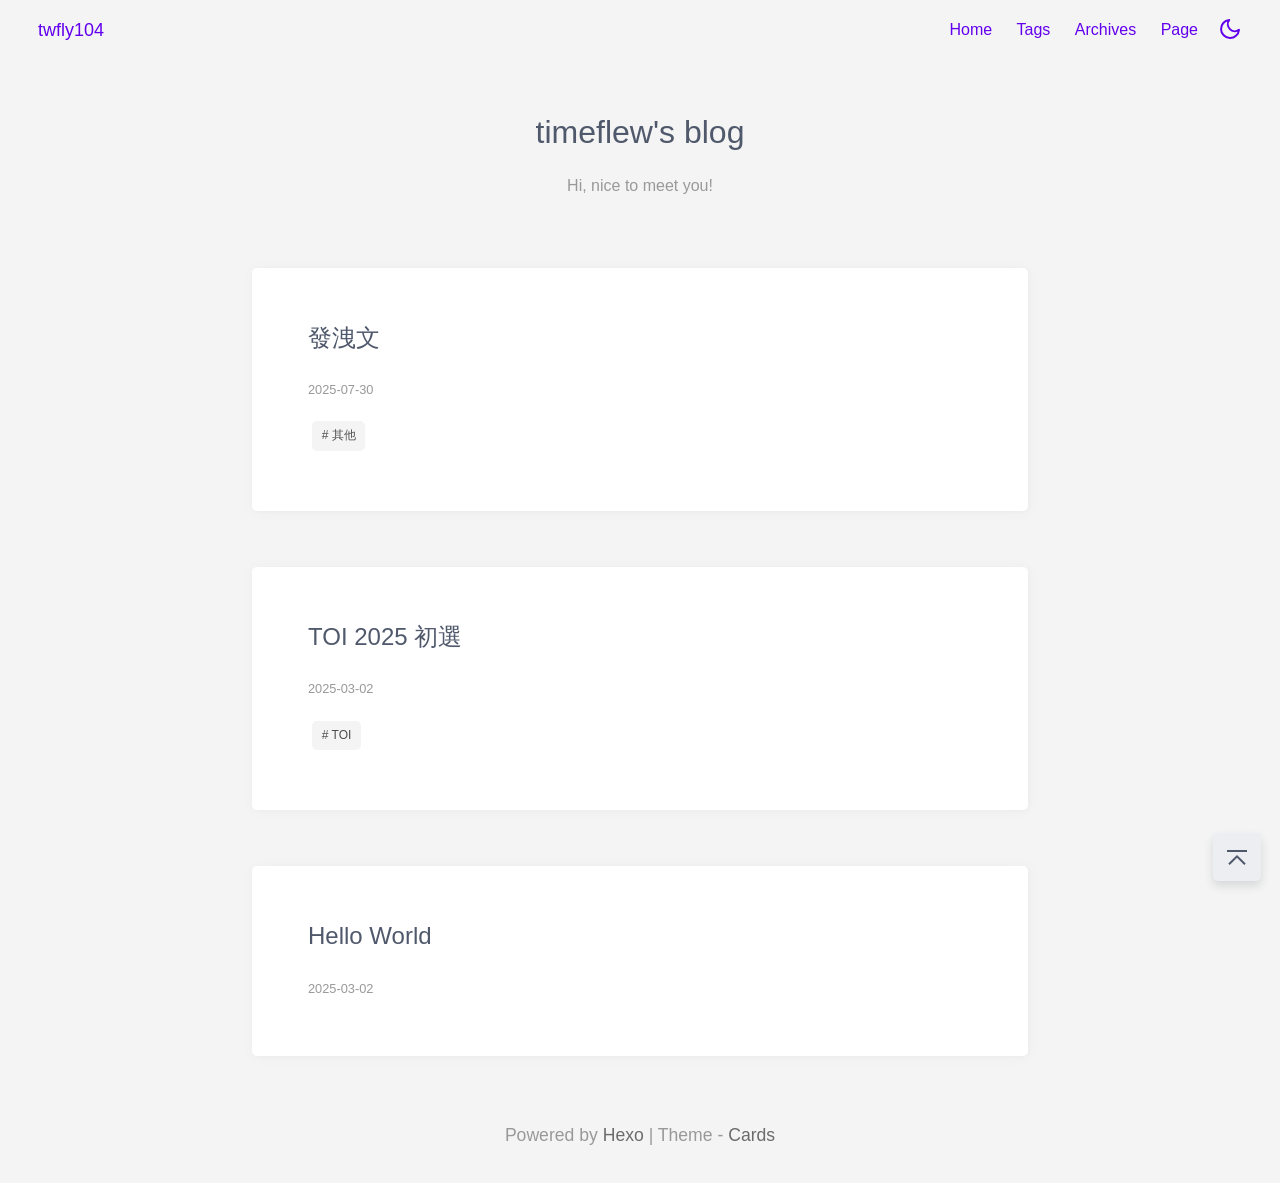
<file: index.html>
<!DOCTYPE html>
<html lang="en">
    <head>
    <meta charset="utf-8">

    

    <!-- 渲染优化 -->
    <meta name="renderer" content="webkit">
    <meta name="force-rendering" content="webkit">
    <meta http-equiv="X-UA-Compatible" content="IE=Edge,chrome=1">
    <meta name="HandheldFriendly" content="True" >
    <meta name="apple-mobile-web-app-capable" content="yes">
    <meta name="viewport" content="width=device-width, initial-scale=1, maximum-scale=1">

    <!--icon-->

    
    
    
    
    


    <!-- meta -->


<title>timeflew&#39;s blog</title>





    <!-- OpenGraph -->
 
    <meta property="og:type" content="website">
<meta property="og:title" content="timeflew&#39;s blog">
<meta property="og:url" content="http://example.com/index.html">
<meta property="og:site_name" content="timeflew&#39;s blog">
<meta property="og:locale" content="en_US">
<meta property="article:author" content="Oscar Ko">
<meta name="twitter:card" content="summary_large_image">


    
<link rel="stylesheet" href="/css/style/main.css">
 

    
    
    

    
    
<link rel="stylesheet" href="/css/style/dark.css">

    
<script src="/js/darkmode.js"></script>



     

    <!-- custom head -->

<meta name="generator" content="Hexo 7.3.0"></head>

    <body>
        <div id="app" tabindex="-1">
            <header class="header">
    <div class="header__left">
        <a href="/" class="button">
            <span class="logo__text">twfly104</span>
        </a>
    </div>
    <div class="header__right">
        
            <div class="navbar__menus">
                
                    <a href="/" class="navbar-menu button">Home</a>
                
                    <a href="/tags/" class="navbar-menu button">Tags</a>
                
                    <a href="/archives/" class="navbar-menu button">Archives</a>
                
                    <a href="/page/" class="navbar-menu button">Page</a>
                
            </div>
        
        
        

        
        
    <a href="javaScript:void(0);" id="btn-toggle-dark">
        <svg xmlns="http://www.w3.org/2000/svg" width="24" height="24" viewBox="0 0 24 24" fill="none" stroke="currentColor" stroke-width="2" stroke-linecap="round" stroke-linejoin="round"><path d="M21 12.79A9 9 0 1 1 11.21 3 7 7 0 0 0 21 12.79z"></path></svg>
    </a>


        
            <a class="dropdown-icon button" id="btn-dropdown" tabindex="0"><svg xmlns="http://www.w3.org/2000/svg" viewBox="0 0 20 20" width='24' height='24' fill="none" stroke="currentColor" stroke-width="0.7" stroke-linecap="round" stroke-linejoin="round"><path fill="currentColor" d="M3.314,4.8h13.372c0.41,0,0.743-0.333,0.743-0.743c0-0.41-0.333-0.743-0.743-0.743H3.314c-0.41,0-0.743,0.333-0.743,0.743C2.571,4.467,2.904,4.8,3.314,4.8z M16.686,15.2H3.314c-0.41,0-0.743,0.333-0.743,0.743s0.333,0.743,0.743,0.743h13.372c0.41,0,0.743-0.333,0.743-0.743S17.096,15.2,16.686,15.2z M16.686,9.257H3.314c-0.41,0-0.743,0.333-0.743,0.743s0.333,0.743,0.743,0.743h13.372c0.41,0,0.743-0.333,0.743-0.743S17.096,9.257,16.686,9.257z"></path></svg></a>
            <div class="dropdown-menus" id="dropdown-menus">
                
                    <a href="/" class="dropdown-menu button">Home</a>
                
                    <a href="/tags/" class="dropdown-menu button">Tags</a>
                
                    <a href="/archives/" class="dropdown-menu button">Archives</a>
                
                    <a href="/page/" class="dropdown-menu button">Page</a>
                
            </div>
        
    </div>
</header>


    <div class="cover">
        <div class="cover__logo">
            
                <h1>timeflew&#39;s blog</h1>
            
        </div>
        
        
            <div class="cover__intro">
                <p>Hi, nice to meet you!</p>
 
            </div>
        
    </div>

            <main class="main">
    
    <div class="post-list">
        
            
                <div class='post-entry content-card'>
                    <div class="post-entry__header"></div>
<div class="post-entry__content">
    <h2 class="post-entry__title">
        發洩文
    </h2>
    
</div>
<div class="post-entry__meta">
    <a href="/archives/2025/07/" class="post-meta__date button">2025-07-30</a>
    
 
</div>
<div class="post-entry__tags"><a href="/tags/%E5%85%B6%E4%BB%96/" class="post-tags__link button"># 其他</a></div> 
<a href="/2025/07/30/%E7%99%BC%E6%B4%A9%E6%96%87/" class="post-entry__link">發洩文</a>
                </div>
            
                <div class='post-entry content-card'>
                    <div class="post-entry__header"></div>
<div class="post-entry__content">
    <h2 class="post-entry__title">
        TOI 2025 初選
    </h2>
    
</div>
<div class="post-entry__meta">
    <a href="/archives/2025/03/" class="post-meta__date button">2025-03-02</a>
    
 
</div>
<div class="post-entry__tags"><a href="/tags/TOI/" class="post-tags__link button"># TOI</a></div> 
<a href="/2025/03/02/2025-toi%E5%88%9D%E9%81%B8/" class="post-entry__link">TOI 2025 初選</a>
                </div>
            
                <div class='post-entry content-card'>
                    <div class="post-entry__header"></div>
<div class="post-entry__content">
    <h2 class="post-entry__title">
        Hello World
    </h2>
    
</div>
<div class="post-entry__meta">
    <a href="/archives/2025/03/" class="post-meta__date button">2025-03-02</a>
    
 
</div>
<div class="post-entry__tags"></div> 
<a href="/2025/03/02/hello-world/" class="post-entry__link">Hello World</a>
                </div>
            
        
    </div>
    


</main>

            <footer class="footer">
     
    <a href="#" class="button" id="b2t" aria-label="Back to Top" title="Back to Top">
        <svg xmlns="http://www.w3.org/2000/svg" viewBox="0 0 1024 1024" width="32" height="32">
            <path d="M233.376 722.752L278.624 768 512 534.624 745.376 768l45.248-45.248L512 444.128zM192 352h640V288H192z" fill="currentColor"></path>
        </svg>
    </a>

    


    
     
 

 
    
    
    <p>Powered by <a href="https://hexo.io" target="_blank">Hexo</a> | Theme - <a href="https://github.com/ChrAlpha/hexo-theme-cards" target="_blank">Cards</a></p>
</footer>

        </div>
         

 

 

 

 



 



 


    
 

 

 

 

 

 




    </body>
</html>
</file>
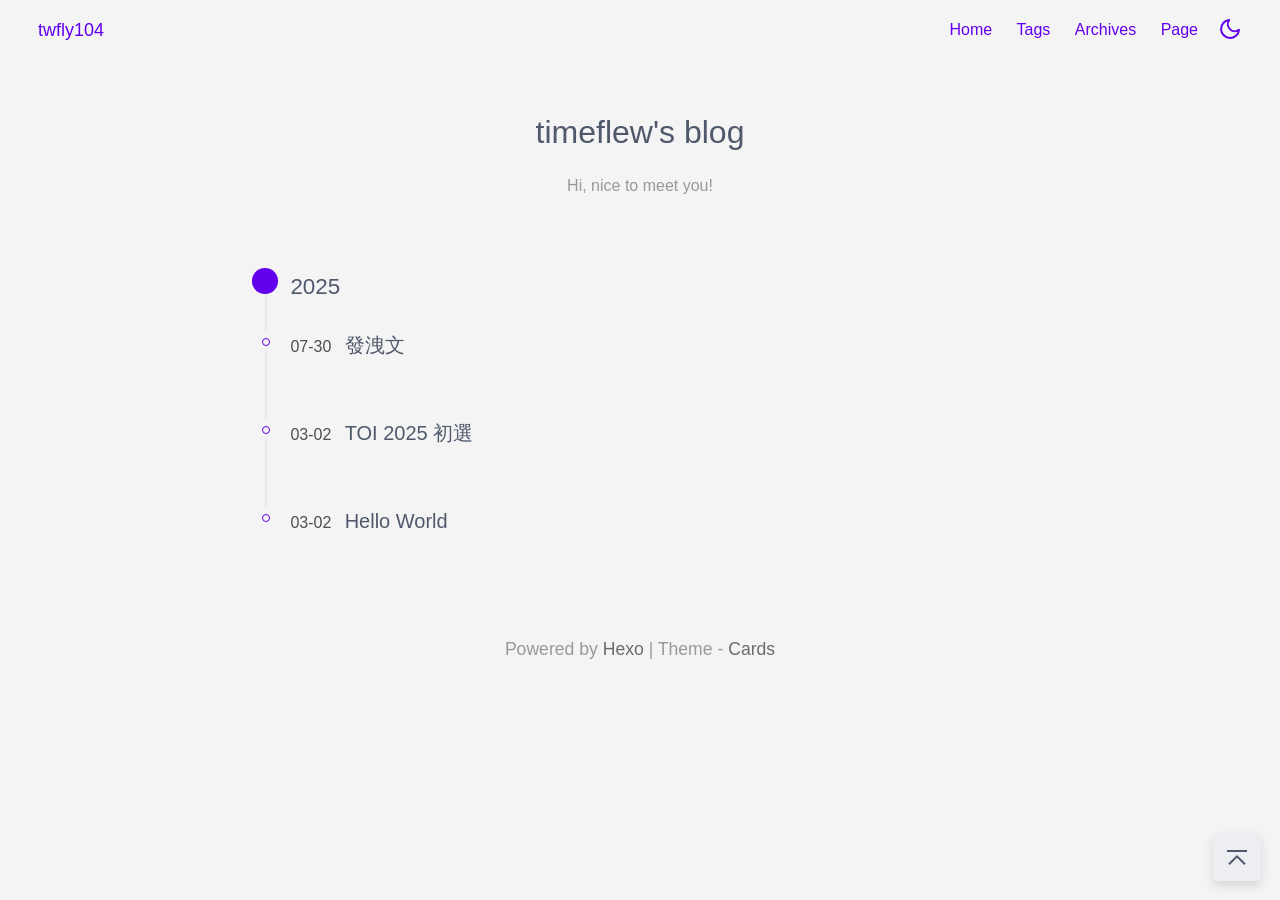
<file: archives/index.html>
<!DOCTYPE html>
<html lang="en">
    <head>
    <meta charset="utf-8">

    

    <!-- 渲染优化 -->
    <meta name="renderer" content="webkit">
    <meta name="force-rendering" content="webkit">
    <meta http-equiv="X-UA-Compatible" content="IE=Edge,chrome=1">
    <meta name="HandheldFriendly" content="True" >
    <meta name="apple-mobile-web-app-capable" content="yes">
    <meta name="viewport" content="width=device-width, initial-scale=1, maximum-scale=1">

    <!--icon-->

    
    
    
    
    


    <!-- meta -->


<title>Archive | timeflew&#39;s blog</title>





    <!-- OpenGraph -->
 
    <meta property="og:type" content="website">
<meta property="og:title" content="timeflew&#39;s blog">
<meta property="og:url" content="http://example.com/archives/index.html">
<meta property="og:site_name" content="timeflew&#39;s blog">
<meta property="og:locale" content="en_US">
<meta property="article:author" content="Oscar Ko">
<meta name="twitter:card" content="summary_large_image">


    
<link rel="stylesheet" href="/css/style/main.css">
 

    
    
    

    
    
<link rel="stylesheet" href="/css/style/dark.css">

    
<script src="/js/darkmode.js"></script>



     

    <!-- custom head -->

<meta name="generator" content="Hexo 7.3.0"></head>

    <body>
        <div id="app" tabindex="-1">
            <header class="header">
    <div class="header__left">
        <a href="/" class="button">
            <span class="logo__text">twfly104</span>
        </a>
    </div>
    <div class="header__right">
        
            <div class="navbar__menus">
                
                    <a href="/" class="navbar-menu button">Home</a>
                
                    <a href="/tags/" class="navbar-menu button">Tags</a>
                
                    <a href="/archives/" class="navbar-menu button">Archives</a>
                
                    <a href="/page/" class="navbar-menu button">Page</a>
                
            </div>
        
        
        

        
        
    <a href="javaScript:void(0);" id="btn-toggle-dark">
        <svg xmlns="http://www.w3.org/2000/svg" width="24" height="24" viewBox="0 0 24 24" fill="none" stroke="currentColor" stroke-width="2" stroke-linecap="round" stroke-linejoin="round"><path d="M21 12.79A9 9 0 1 1 11.21 3 7 7 0 0 0 21 12.79z"></path></svg>
    </a>


        
            <a class="dropdown-icon button" id="btn-dropdown" tabindex="0"><svg xmlns="http://www.w3.org/2000/svg" viewBox="0 0 20 20" width='24' height='24' fill="none" stroke="currentColor" stroke-width="0.7" stroke-linecap="round" stroke-linejoin="round"><path fill="currentColor" d="M3.314,4.8h13.372c0.41,0,0.743-0.333,0.743-0.743c0-0.41-0.333-0.743-0.743-0.743H3.314c-0.41,0-0.743,0.333-0.743,0.743C2.571,4.467,2.904,4.8,3.314,4.8z M16.686,15.2H3.314c-0.41,0-0.743,0.333-0.743,0.743s0.333,0.743,0.743,0.743h13.372c0.41,0,0.743-0.333,0.743-0.743S17.096,15.2,16.686,15.2z M16.686,9.257H3.314c-0.41,0-0.743,0.333-0.743,0.743s0.333,0.743,0.743,0.743h13.372c0.41,0,0.743-0.333,0.743-0.743S17.096,9.257,16.686,9.257z"></path></svg></a>
            <div class="dropdown-menus" id="dropdown-menus">
                
                    <a href="/" class="dropdown-menu button">Home</a>
                
                    <a href="/tags/" class="dropdown-menu button">Tags</a>
                
                    <a href="/archives/" class="dropdown-menu button">Archives</a>
                
                    <a href="/page/" class="dropdown-menu button">Page</a>
                
            </div>
        
    </div>
</header>


    <div class="cover">
        <div class="cover__logo">
            
                <h1>timeflew&#39;s blog</h1>
            
        </div>
        
        
            <div class="cover__intro">
                <p>Hi, nice to meet you!</p>
 
            </div>
        
    </div>

            
<main class='main'>
    
        <div class="archives">
            
                    <div class="archives-item">
                        <div class="archives-left">
                            <div class="archives-icon icon-lg"></div>
                        </div>
                        <div class="archives-content">
                            <h3 class="archives-year">2025</h3>
                        </div>
                    </div>
                
                <div class="archives-item">
                    <div class="archives-left">
                        <div class="archives-icon">

                        </div>
                    </div>
                    <span class="archives-content">
                        07-30
                        &nbsp;
                        <a href="/2025/07/30/%E7%99%BC%E6%B4%A9%E6%96%87/">
                            <span class="archives-title">
                                
                                    發洩文
                                
                            </span>
                        </a>
                        <br><br>
                    </span>
                </div>
            
                <div class="archives-item">
                    <div class="archives-left">
                        <div class="archives-icon">

                        </div>
                    </div>
                    <span class="archives-content">
                        03-02
                        &nbsp;
                        <a href="/2025/03/02/2025-toi%E5%88%9D%E9%81%B8/">
                            <span class="archives-title">
                                
                                    TOI 2025 初選
                                
                            </span>
                        </a>
                        <br><br>
                    </span>
                </div>
            
                <div class="archives-item">
                    <div class="archives-left">
                        <div class="archives-icon">

                        </div>
                    </div>
                    <span class="archives-content">
                        03-02
                        &nbsp;
                        <a href="/2025/03/02/hello-world/">
                            <span class="archives-title">
                                
                                    Hello World
                                
                            </span>
                        </a>
                        <br><br>
                    </span>
                </div>
            
        </div>
    
</main>

            <footer class="footer">
     
    <a href="#" class="button" id="b2t" aria-label="Back to Top" title="Back to Top">
        <svg xmlns="http://www.w3.org/2000/svg" viewBox="0 0 1024 1024" width="32" height="32">
            <path d="M233.376 722.752L278.624 768 512 534.624 745.376 768l45.248-45.248L512 444.128zM192 352h640V288H192z" fill="currentColor"></path>
        </svg>
    </a>

    


    
     
 

 
    
    
    <p>Powered by <a href="https://hexo.io" target="_blank">Hexo</a> | Theme - <a href="https://github.com/ChrAlpha/hexo-theme-cards" target="_blank">Cards</a></p>
</footer>

        </div>
         

 

 

 

 



 



 


    
 

 

 

 

 

 




    </body>
</html>
</file>
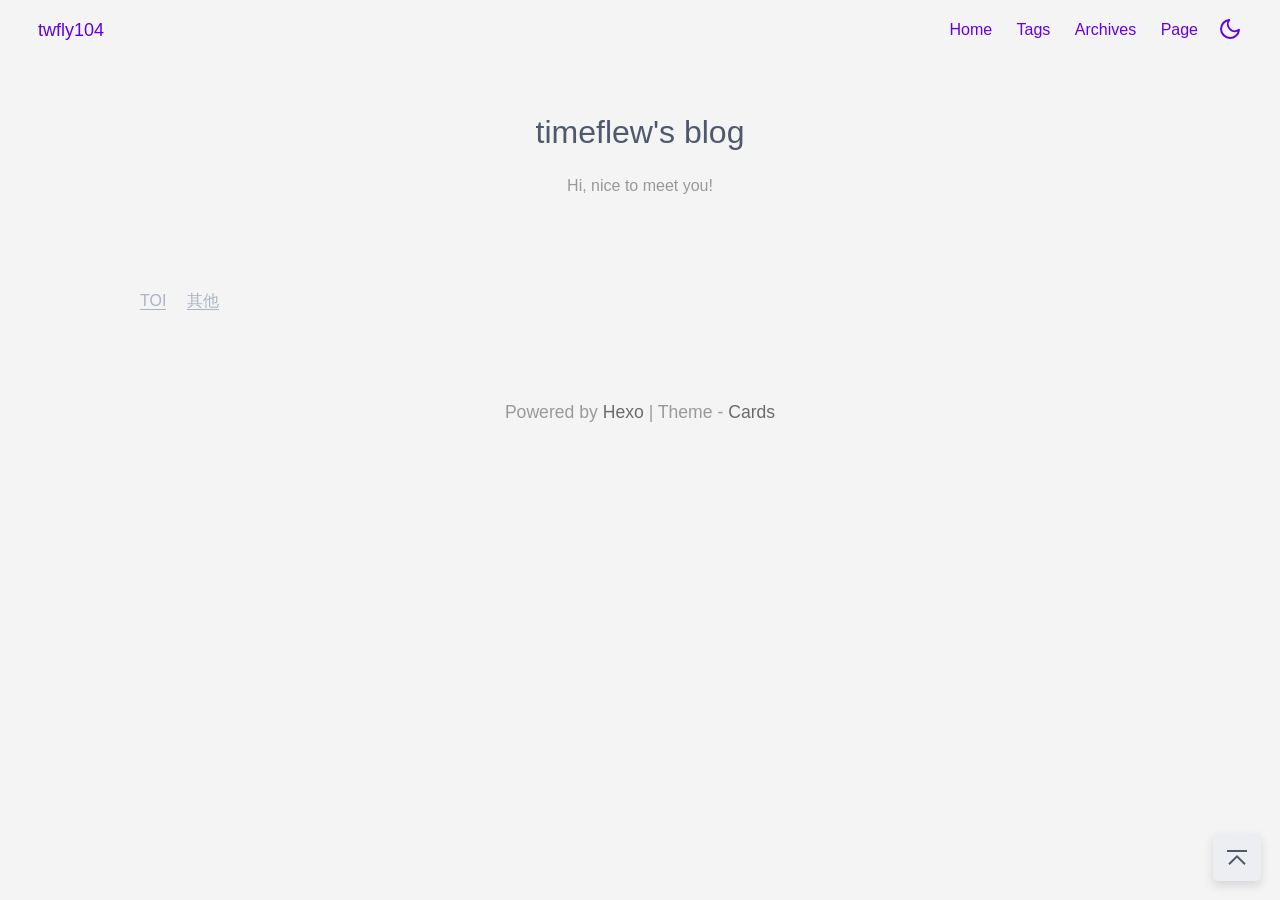
<file: tags/index.html>
<!DOCTYPE html>
<html lang="en">
    <head>
    <meta charset="utf-8">

    

    <!-- 渲染优化 -->
    <meta name="renderer" content="webkit">
    <meta name="force-rendering" content="webkit">
    <meta http-equiv="X-UA-Compatible" content="IE=Edge,chrome=1">
    <meta name="HandheldFriendly" content="True" >
    <meta name="apple-mobile-web-app-capable" content="yes">
    <meta name="viewport" content="width=device-width, initial-scale=1, maximum-scale=1">

    <!--icon-->

    
    
    
    
    


    <!-- meta -->


<title>tags | timeflew&#39;s blog</title>





    <!-- OpenGraph -->
 
    <meta property="og:type" content="website">
<meta property="og:title" content="tags">
<meta property="og:url" content="http://example.com/tags/index.html">
<meta property="og:site_name" content="timeflew&#39;s blog">
<meta property="og:locale" content="en_US">
<meta property="article:published_time" content="2025-03-03T10:50:43.000Z">
<meta property="article:author" content="Oscar Ko">
<meta name="twitter:card" content="summary_large_image">


    
<link rel="stylesheet" href="/css/style/main.css">
 

    
    
    

    
    
<link rel="stylesheet" href="/css/style/dark.css">

    
<script src="/js/darkmode.js"></script>



     

    <!-- custom head -->

<meta name="generator" content="Hexo 7.3.0"></head>

    <body>
        <div id="app" tabindex="-1">
            <header class="header">
    <div class="header__left">
        <a href="/" class="button">
            <span class="logo__text">twfly104</span>
        </a>
    </div>
    <div class="header__right">
        
            <div class="navbar__menus">
                
                    <a href="/" class="navbar-menu button">Home</a>
                
                    <a href="/tags/" class="navbar-menu button">Tags</a>
                
                    <a href="/archives/" class="navbar-menu button">Archives</a>
                
                    <a href="/page/" class="navbar-menu button">Page</a>
                
            </div>
        
        
        

        
        
    <a href="javaScript:void(0);" id="btn-toggle-dark">
        <svg xmlns="http://www.w3.org/2000/svg" width="24" height="24" viewBox="0 0 24 24" fill="none" stroke="currentColor" stroke-width="2" stroke-linecap="round" stroke-linejoin="round"><path d="M21 12.79A9 9 0 1 1 11.21 3 7 7 0 0 0 21 12.79z"></path></svg>
    </a>


        
            <a class="dropdown-icon button" id="btn-dropdown" tabindex="0"><svg xmlns="http://www.w3.org/2000/svg" viewBox="0 0 20 20" width='24' height='24' fill="none" stroke="currentColor" stroke-width="0.7" stroke-linecap="round" stroke-linejoin="round"><path fill="currentColor" d="M3.314,4.8h13.372c0.41,0,0.743-0.333,0.743-0.743c0-0.41-0.333-0.743-0.743-0.743H3.314c-0.41,0-0.743,0.333-0.743,0.743C2.571,4.467,2.904,4.8,3.314,4.8z M16.686,15.2H3.314c-0.41,0-0.743,0.333-0.743,0.743s0.333,0.743,0.743,0.743h13.372c0.41,0,0.743-0.333,0.743-0.743S17.096,15.2,16.686,15.2z M16.686,9.257H3.314c-0.41,0-0.743,0.333-0.743,0.743s0.333,0.743,0.743,0.743h13.372c0.41,0,0.743-0.333,0.743-0.743S17.096,9.257,16.686,9.257z"></path></svg></a>
            <div class="dropdown-menus" id="dropdown-menus">
                
                    <a href="/" class="dropdown-menu button">Home</a>
                
                    <a href="/tags/" class="dropdown-menu button">Tags</a>
                
                    <a href="/archives/" class="dropdown-menu button">Archives</a>
                
                    <a href="/page/" class="dropdown-menu button">Page</a>
                
            </div>
        
    </div>
</header>


    <div class="cover">
        <div class="cover__logo">
            
                <h1>timeflew&#39;s blog</h1>
            
        </div>
        
        
            <div class="cover__intro">
                <p>Hi, nice to meet you!</p>
 
            </div>
        
    </div>

            

    
        <main class="main tagscloud">
            <a href="/tags/TOI/" style="font-size: 16px; color: #acb3c2">TOI</a> <a href="/tags/%E5%85%B6%E4%BB%96/" style="font-size: 16px; color: #acb3c2">其他</a>
        </main>
        <style>
            .tagscloud a {
                margin-right: 1em;
                border-bottom: 1px solid #ACB3C2;
                line-height: 65px;
                white-space: nowrap;
            }
            .tagscloud a:hover {
                border-bottom: 2px solid #454D5D;
                text-decoration: none;
            }
        </style>
    


            <footer class="footer">
     
    <a href="#" class="button" id="b2t" aria-label="Back to Top" title="Back to Top">
        <svg xmlns="http://www.w3.org/2000/svg" viewBox="0 0 1024 1024" width="32" height="32">
            <path d="M233.376 722.752L278.624 768 512 534.624 745.376 768l45.248-45.248L512 444.128zM192 352h640V288H192z" fill="currentColor"></path>
        </svg>
    </a>

    


    
     
 

 
    
    
    <p>Powered by <a href="https://hexo.io" target="_blank">Hexo</a> | Theme - <a href="https://github.com/ChrAlpha/hexo-theme-cards" target="_blank">Cards</a></p>
</footer>

        </div>
         

 

 

 

 



 



 


    
 

 

 

 

 

 




    </body>
</html>
</file>
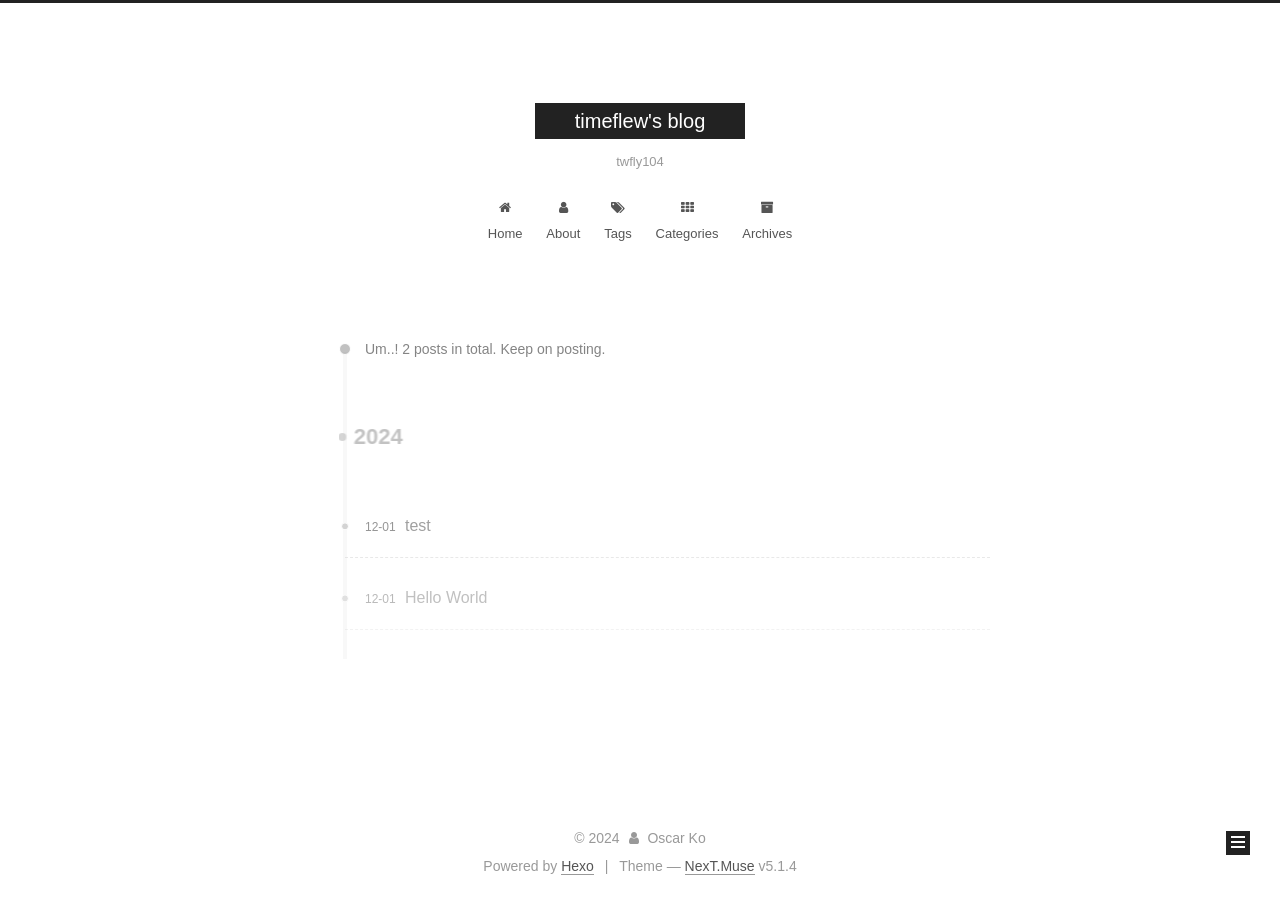
<file: archives/2024/index.html>
<!DOCTYPE html>



  


<html class="theme-next muse use-motion" lang="zh-TW">
<head>
  <meta charset="UTF-8"/>
<meta http-equiv="X-UA-Compatible" content="IE=edge" />
<meta name="viewport" content="width=device-width, initial-scale=1, maximum-scale=1"/>
<meta name="theme-color" content="#222">









<meta http-equiv="Cache-Control" content="no-transform" />
<meta http-equiv="Cache-Control" content="no-siteapp" />
















  
  
  <link href="/lib/fancybox/source/jquery.fancybox.css?v=2.1.5" rel="stylesheet" type="text/css" />







<link href="/lib/font-awesome/css/font-awesome.min.css?v=4.6.2" rel="stylesheet" type="text/css" />

<link href="/css/main.css?v=5.1.4" rel="stylesheet" type="text/css" />


  <link rel="apple-touch-icon" sizes="180x180" href="/images/apple-touch-icon-next.png?v=5.1.4">


  <link rel="icon" type="image/png" sizes="32x32" href="/images/favicon-32x32-next.png?v=5.1.4">


  <link rel="icon" type="image/png" sizes="16x16" href="/images/favicon-16x16-next.png?v=5.1.4">


  <link rel="mask-icon" href="/images/logo.svg?v=5.1.4" color="#222">





  <meta name="keywords" content="Hexo, NexT" />










<meta name="description" content="我是timeflew，這是我的blog">
<meta property="og:type" content="website">
<meta property="og:title" content="timeflew&#39;s blog">
<meta property="og:url" content="https://twfly104.github.io/archives/2024/index.html">
<meta property="og:site_name" content="timeflew&#39;s blog">
<meta property="og:description" content="我是timeflew，這是我的blog">
<meta property="og:locale" content="zh_TW">
<meta property="article:author" content="Oscar Ko">
<meta property="article:tag" content="timeflew">
<meta name="twitter:card" content="summary">



<script type="text/javascript" id="hexo.configurations">
  var NexT = window.NexT || {};
  var CONFIG = {
    root: '',
    scheme: 'Muse',
    version: '5.1.4',
    sidebar: {"position":"left","display":"post","offset":12,"b2t":false,"scrollpercent":false,"onmobile":false},
    fancybox: true,
    tabs: true,
    motion: {"enable":true,"async":false,"transition":{"post_block":"fadeIn","post_header":"slideDownIn","post_body":"slideDownIn","coll_header":"slideLeftIn","sidebar":"slideUpIn"}},
    duoshuo: {
      userId: '0',
      author: 'Author'
    },
    algolia: {
      applicationID: '',
      apiKey: '',
      indexName: '',
      hits: {"per_page":10},
      labels: {"input_placeholder":"Search for Posts","hits_empty":"We didn't find any results for the search: ${query}","hits_stats":"${hits} results found in ${time} ms"}
    }
  };
</script>



  <link rel="canonical" href="https://twfly104.github.io/archives/2024/"/>





  <title>Archive | timeflew's blog</title>
  








<meta name="generator" content="Hexo 7.3.0"></head>

<body itemscope itemtype="http://schema.org/WebPage" lang="zh-TW">

  
  
    
  

  <div class="container sidebar-position-left page-archive">
    <div class="headband"></div>

    <header id="header" class="header" itemscope itemtype="http://schema.org/WPHeader">
      <div class="header-inner"><div class="site-brand-wrapper">
  <div class="site-meta ">
    

    <div class="custom-logo-site-title">
      <a href="/"  class="brand" rel="start">
        <span class="logo-line-before"><i></i></span>
        <span class="site-title">timeflew's blog</span>
        <span class="logo-line-after"><i></i></span>
      </a>
    </div>
      
        <p class="site-subtitle">twfly104</p>
      
  </div>

  <div class="site-nav-toggle">
    <button>
      <span class="btn-bar"></span>
      <span class="btn-bar"></span>
      <span class="btn-bar"></span>
    </button>
  </div>
</div>

<nav class="site-nav">
  

  
    <ul id="menu" class="menu">
      
        
        <li class="menu-item menu-item-home">
          <a href="/%20" rel="section">
            
              <i class="menu-item-icon fa fa-fw fa-home"></i> <br />
            
            Home
          </a>
        </li>
      
        
        <li class="menu-item menu-item-about">
          <a href="/about/%20" rel="section">
            
              <i class="menu-item-icon fa fa-fw fa-user"></i> <br />
            
            About
          </a>
        </li>
      
        
        <li class="menu-item menu-item-tags">
          <a href="/tags/%20" rel="section">
            
              <i class="menu-item-icon fa fa-fw fa-tags"></i> <br />
            
            Tags
          </a>
        </li>
      
        
        <li class="menu-item menu-item-categories">
          <a href="/categories/%20" rel="section">
            
              <i class="menu-item-icon fa fa-fw fa-th"></i> <br />
            
            Categories
          </a>
        </li>
      
        
        <li class="menu-item menu-item-archives">
          <a href="/archives/%20" rel="section">
            
              <i class="menu-item-icon fa fa-fw fa-archive"></i> <br />
            
            Archives
          </a>
        </li>
      

      
    </ul>
  

  
</nav>



 </div>
    </header>

    <main id="main" class="main">
      <div class="main-inner">
        <div class="content-wrap">
          <div id="content" class="content">
            

  
  
  
  <div class="post-block archive">
    <div id="posts" class="posts-collapse">
      <span class="archive-move-on"></span>

      <span class="archive-page-counter">
        
        
        
          
        
        Um..! 2 posts in total. Keep on posting.
      </span>

      

        
        
        

        
          
          <div class="collection-title">
            <h1 class="archive-year" id="archive-year-2024">2024</h1>
          </div>
        
        

        

  <article class="post post-type-normal" itemscope itemtype="http://schema.org/Article">
    <header class="post-header">

      <h2 class="post-title">
        
            <a class="post-title-link" href="/2024/12/01/test/" itemprop="url">
              
                <span itemprop="name">test</span>
              
            </a>
        
      </h2>

      <div class="post-meta">
        <time class="post-time" itemprop="dateCreated"
              datetime="2024-12-01T22:58:05+08:00"
              content="2024-12-01" >
          12-01
        </time>
      </div>

    </header>
  </article>



      

        
        
        

        
        

        

  <article class="post post-type-normal" itemscope itemtype="http://schema.org/Article">
    <header class="post-header">

      <h2 class="post-title">
        
            <a class="post-title-link" href="/2024/12/01/hello-world/" itemprop="url">
              
                <span itemprop="name">Hello World</span>
              
            </a>
        
      </h2>

      <div class="post-meta">
        <time class="post-time" itemprop="dateCreated"
              datetime="2024-12-01T22:03:36+08:00"
              content="2024-12-01" >
          12-01
        </time>
      </div>

    </header>
  </article>



      

    </div>
  </div>
  
  
  

  



          </div>
          


          

        </div>
        
          
  
  <div class="sidebar-toggle">
    <div class="sidebar-toggle-line-wrap">
      <span class="sidebar-toggle-line sidebar-toggle-line-first"></span>
      <span class="sidebar-toggle-line sidebar-toggle-line-middle"></span>
      <span class="sidebar-toggle-line sidebar-toggle-line-last"></span>
    </div>
  </div>

  <aside id="sidebar" class="sidebar">
    
    <div class="sidebar-inner">

      

      

      <section class="site-overview-wrap sidebar-panel sidebar-panel-active">
        <div class="site-overview">
          <div class="site-author motion-element" itemprop="author" itemscope itemtype="http://schema.org/Person">
            
              <p class="site-author-name" itemprop="name"></p>
              <p class="site-description motion-element" itemprop="description"></p>
          </div>

          <nav class="site-state motion-element">

            
              <div class="site-state-item site-state-posts">
              
                <a href="/archives/%20%7C%7C%20archive">
              
                  <span class="site-state-item-count">2</span>
                  <span class="site-state-item-name">posts</span>
                </a>
              </div>
            

            

            

          </nav>

          

          

          
          

          
          

          

        </div>
      </section>

      

      

    </div>
  </aside>


        
      </div>
    </main>

    <footer id="footer" class="footer">
      <div class="footer-inner">
        <div class="copyright">&copy; <span itemprop="copyrightYear">2024</span>
  <span class="with-love">
    <i class="fa fa-user"></i>
  </span>
  <span class="author" itemprop="copyrightHolder">Oscar Ko</span>

  
</div>


  <div class="powered-by">Powered by <a class="theme-link" target="_blank" href="https://hexo.io">Hexo</a></div>



  <span class="post-meta-divider">|</span>



  <div class="theme-info">Theme &mdash; <a class="theme-link" target="_blank" href="https://github.com/iissnan/hexo-theme-next">NexT.Muse</a> v5.1.4</div>




        







        
      </div>
    </footer>

    
      <div class="back-to-top">
        <i class="fa fa-arrow-up"></i>
        
      </div>
    

    

  </div>

  

<script type="text/javascript">
  if (Object.prototype.toString.call(window.Promise) !== '[object Function]') {
    window.Promise = null;
  }
</script>









  












  
  
    <script type="text/javascript" src="/lib/jquery/index.js?v=2.1.3"></script>
  

  
  
    <script type="text/javascript" src="/lib/fastclick/lib/fastclick.min.js?v=1.0.6"></script>
  

  
  
    <script type="text/javascript" src="/lib/jquery_lazyload/jquery.lazyload.js?v=1.9.7"></script>
  

  
  
    <script type="text/javascript" src="/lib/velocity/velocity.min.js?v=1.2.1"></script>
  

  
  
    <script type="text/javascript" src="/lib/velocity/velocity.ui.min.js?v=1.2.1"></script>
  

  
  
    <script type="text/javascript" src="/lib/fancybox/source/jquery.fancybox.pack.js?v=2.1.5"></script>
  


  


  <script type="text/javascript" src="/js/src/utils.js?v=5.1.4"></script>

  <script type="text/javascript" src="/js/src/motion.js?v=5.1.4"></script>



  
  

  

  


  <script type="text/javascript" src="/js/src/bootstrap.js?v=5.1.4"></script>



  


  




	





  





  












  





  

  

  

  
  

  

  

  

</body>
</html>
</file>
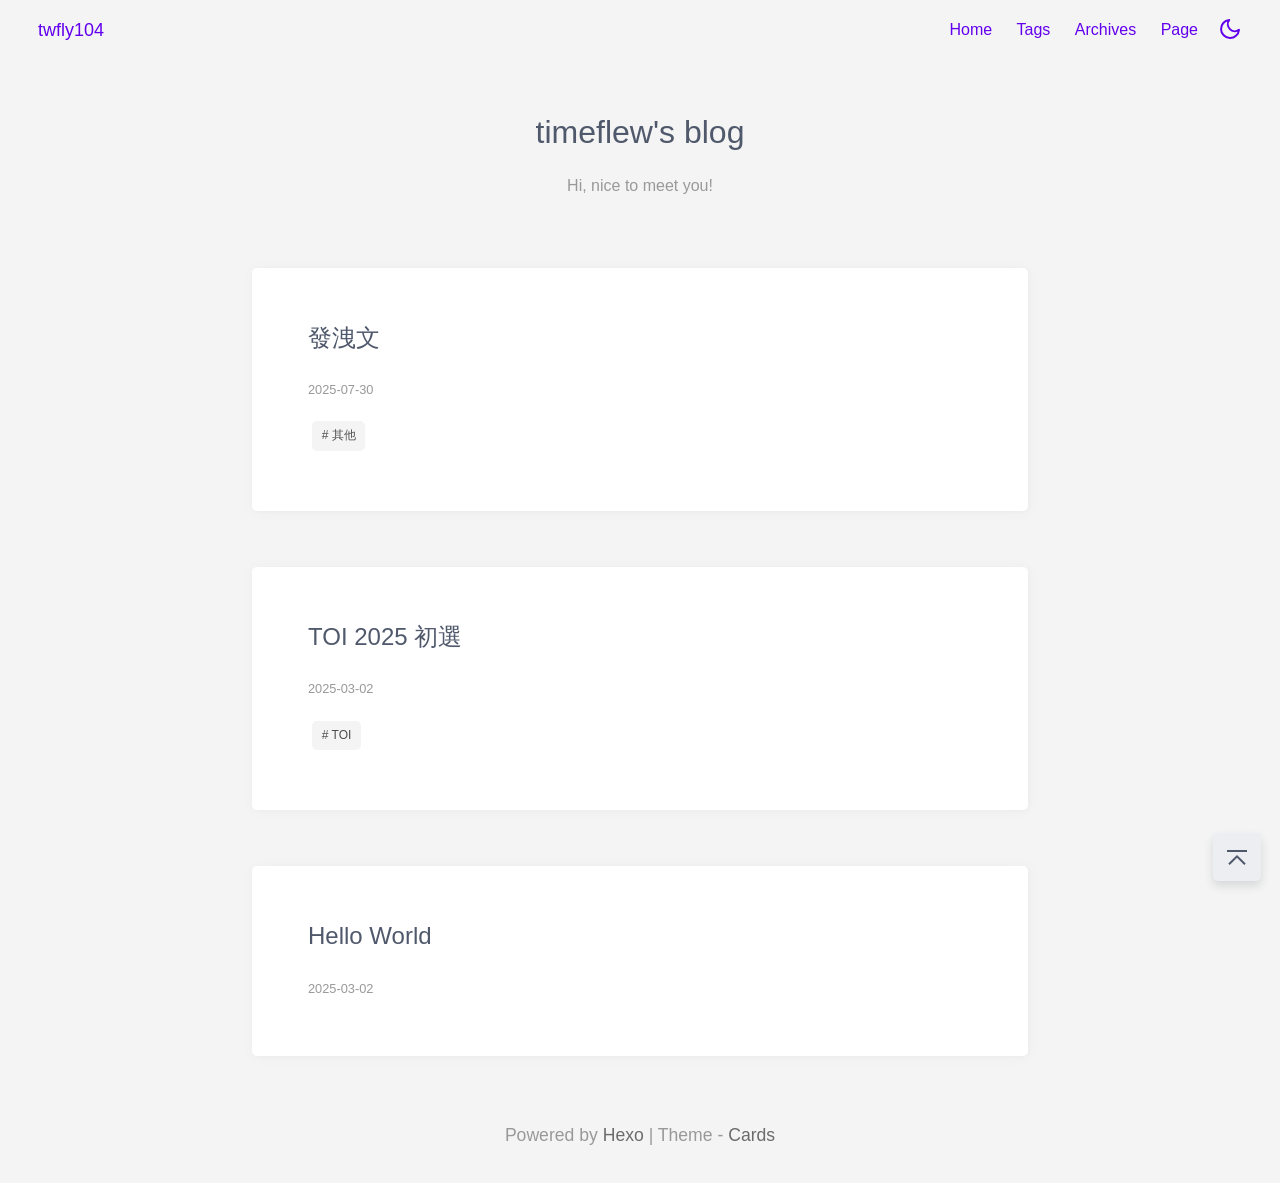
<file: archives/2025/index.html>
<!DOCTYPE html>
<html lang="en">
    <head>
    <meta charset="utf-8">

    

    <!-- 渲染优化 -->
    <meta name="renderer" content="webkit">
    <meta name="force-rendering" content="webkit">
    <meta http-equiv="X-UA-Compatible" content="IE=Edge,chrome=1">
    <meta name="HandheldFriendly" content="True" >
    <meta name="apple-mobile-web-app-capable" content="yes">
    <meta name="viewport" content="width=device-width, initial-scale=1, maximum-scale=1">

    <!--icon-->

    
    
    
    
    


    <!-- meta -->


<title>Archive: 2025 | timeflew&#39;s blog</title>





    <!-- OpenGraph -->
 
    <meta property="og:type" content="website">
<meta property="og:title" content="timeflew&#39;s blog">
<meta property="og:url" content="http://example.com/archives/2025/index.html">
<meta property="og:site_name" content="timeflew&#39;s blog">
<meta property="og:locale" content="en_US">
<meta property="article:author" content="Oscar Ko">
<meta name="twitter:card" content="summary_large_image">


    
<link rel="stylesheet" href="/css/style/main.css">
 

    
    
    

    
    
<link rel="stylesheet" href="/css/style/dark.css">

    
<script src="/js/darkmode.js"></script>



     

    <!-- custom head -->

<meta name="generator" content="Hexo 7.3.0"></head>

    <body>
        <div id="app" tabindex="-1">
            <header class="header">
    <div class="header__left">
        <a href="/" class="button">
            <span class="logo__text">twfly104</span>
        </a>
    </div>
    <div class="header__right">
        
            <div class="navbar__menus">
                
                    <a href="/" class="navbar-menu button">Home</a>
                
                    <a href="/tags/" class="navbar-menu button">Tags</a>
                
                    <a href="/archives/" class="navbar-menu button">Archives</a>
                
                    <a href="/page/" class="navbar-menu button">Page</a>
                
            </div>
        
        
        

        
        
    <a href="javaScript:void(0);" id="btn-toggle-dark">
        <svg xmlns="http://www.w3.org/2000/svg" width="24" height="24" viewBox="0 0 24 24" fill="none" stroke="currentColor" stroke-width="2" stroke-linecap="round" stroke-linejoin="round"><path d="M21 12.79A9 9 0 1 1 11.21 3 7 7 0 0 0 21 12.79z"></path></svg>
    </a>


        
            <a class="dropdown-icon button" id="btn-dropdown" tabindex="0"><svg xmlns="http://www.w3.org/2000/svg" viewBox="0 0 20 20" width='24' height='24' fill="none" stroke="currentColor" stroke-width="0.7" stroke-linecap="round" stroke-linejoin="round"><path fill="currentColor" d="M3.314,4.8h13.372c0.41,0,0.743-0.333,0.743-0.743c0-0.41-0.333-0.743-0.743-0.743H3.314c-0.41,0-0.743,0.333-0.743,0.743C2.571,4.467,2.904,4.8,3.314,4.8z M16.686,15.2H3.314c-0.41,0-0.743,0.333-0.743,0.743s0.333,0.743,0.743,0.743h13.372c0.41,0,0.743-0.333,0.743-0.743S17.096,15.2,16.686,15.2z M16.686,9.257H3.314c-0.41,0-0.743,0.333-0.743,0.743s0.333,0.743,0.743,0.743h13.372c0.41,0,0.743-0.333,0.743-0.743S17.096,9.257,16.686,9.257z"></path></svg></a>
            <div class="dropdown-menus" id="dropdown-menus">
                
                    <a href="/" class="dropdown-menu button">Home</a>
                
                    <a href="/tags/" class="dropdown-menu button">Tags</a>
                
                    <a href="/archives/" class="dropdown-menu button">Archives</a>
                
                    <a href="/page/" class="dropdown-menu button">Page</a>
                
            </div>
        
    </div>
</header>


    <div class="cover">
        <div class="cover__logo">
            
                <h1>timeflew&#39;s blog</h1>
            
        </div>
        
        
            <div class="cover__intro">
                <p>Hi, nice to meet you!</p>
 
            </div>
        
    </div>

            
<main class='main'>
    
		
    <div class="post-list">
        
            
                <div class='post-entry content-card'>
                    <div class="post-entry__header"></div>
<div class="post-entry__content">
    <h2 class="post-entry__title">
        發洩文
    </h2>
    
</div>
<div class="post-entry__meta">
    <a href="/archives/2025/07/" class="post-meta__date button">2025-07-30</a>
    
 
</div>
<div class="post-entry__tags"><a href="/tags/%E5%85%B6%E4%BB%96/" class="post-tags__link button"># 其他</a></div> 
<a href="/2025/07/30/%E7%99%BC%E6%B4%A9%E6%96%87/" class="post-entry__link">發洩文</a>
                </div>
            
                <div class='post-entry content-card'>
                    <div class="post-entry__header"></div>
<div class="post-entry__content">
    <h2 class="post-entry__title">
        TOI 2025 初選
    </h2>
    
</div>
<div class="post-entry__meta">
    <a href="/archives/2025/03/" class="post-meta__date button">2025-03-02</a>
    
 
</div>
<div class="post-entry__tags"><a href="/tags/TOI/" class="post-tags__link button"># TOI</a></div> 
<a href="/2025/03/02/2025-toi%E5%88%9D%E9%81%B8/" class="post-entry__link">TOI 2025 初選</a>
                </div>
            
                <div class='post-entry content-card'>
                    <div class="post-entry__header"></div>
<div class="post-entry__content">
    <h2 class="post-entry__title">
        Hello World
    </h2>
    
</div>
<div class="post-entry__meta">
    <a href="/archives/2025/03/" class="post-meta__date button">2025-03-02</a>
    
 
</div>
<div class="post-entry__tags"></div> 
<a href="/2025/03/02/hello-world/" class="post-entry__link">Hello World</a>
                </div>
            
        
    </div>
    


	
</main>

            <footer class="footer">
     
    <a href="#" class="button" id="b2t" aria-label="Back to Top" title="Back to Top">
        <svg xmlns="http://www.w3.org/2000/svg" viewBox="0 0 1024 1024" width="32" height="32">
            <path d="M233.376 722.752L278.624 768 512 534.624 745.376 768l45.248-45.248L512 444.128zM192 352h640V288H192z" fill="currentColor"></path>
        </svg>
    </a>

    


    
     
 

 
    
    
    <p>Powered by <a href="https://hexo.io" target="_blank">Hexo</a> | Theme - <a href="https://github.com/ChrAlpha/hexo-theme-cards" target="_blank">Cards</a></p>
</footer>

        </div>
         

 

 

 

 



 



 


    
 

 

 

 

 

 




    </body>
</html>
</file>
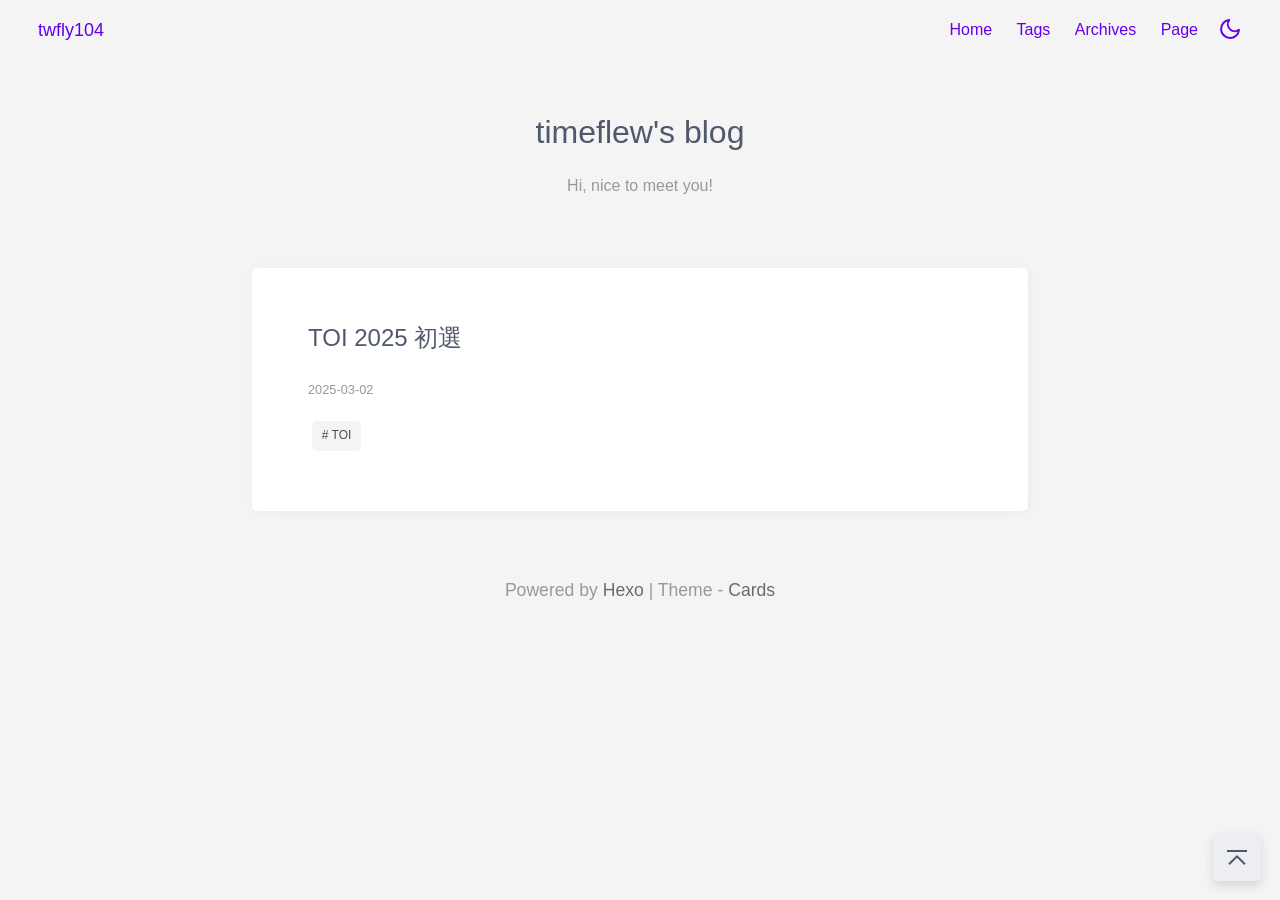
<file: tags/TOI/index.html>
<!DOCTYPE html>
<html lang="en">
    <head>
    <meta charset="utf-8">

    

    <!-- 渲染优化 -->
    <meta name="renderer" content="webkit">
    <meta name="force-rendering" content="webkit">
    <meta http-equiv="X-UA-Compatible" content="IE=Edge,chrome=1">
    <meta name="HandheldFriendly" content="True" >
    <meta name="apple-mobile-web-app-capable" content="yes">
    <meta name="viewport" content="width=device-width, initial-scale=1, maximum-scale=1">

    <!--icon-->

    
    
    
    
    


    <!-- meta -->


<title>Tag: TOI | timeflew&#39;s blog</title>





    <!-- OpenGraph -->
 
    <meta property="og:type" content="website">
<meta property="og:title" content="timeflew&#39;s blog">
<meta property="og:url" content="http://example.com/tags/TOI/index.html">
<meta property="og:site_name" content="timeflew&#39;s blog">
<meta property="og:locale" content="en_US">
<meta property="article:author" content="Oscar Ko">
<meta name="twitter:card" content="summary_large_image">


    
<link rel="stylesheet" href="/css/style/main.css">
 

    
    
    

    
    
<link rel="stylesheet" href="/css/style/dark.css">

    
<script src="/js/darkmode.js"></script>



     

    <!-- custom head -->

<meta name="generator" content="Hexo 7.3.0"></head>

    <body>
        <div id="app" tabindex="-1">
            <header class="header">
    <div class="header__left">
        <a href="/" class="button">
            <span class="logo__text">twfly104</span>
        </a>
    </div>
    <div class="header__right">
        
            <div class="navbar__menus">
                
                    <a href="/" class="navbar-menu button">Home</a>
                
                    <a href="/tags/" class="navbar-menu button">Tags</a>
                
                    <a href="/archives/" class="navbar-menu button">Archives</a>
                
                    <a href="/page/" class="navbar-menu button">Page</a>
                
            </div>
        
        
        

        
        
    <a href="javaScript:void(0);" id="btn-toggle-dark">
        <svg xmlns="http://www.w3.org/2000/svg" width="24" height="24" viewBox="0 0 24 24" fill="none" stroke="currentColor" stroke-width="2" stroke-linecap="round" stroke-linejoin="round"><path d="M21 12.79A9 9 0 1 1 11.21 3 7 7 0 0 0 21 12.79z"></path></svg>
    </a>


        
            <a class="dropdown-icon button" id="btn-dropdown" tabindex="0"><svg xmlns="http://www.w3.org/2000/svg" viewBox="0 0 20 20" width='24' height='24' fill="none" stroke="currentColor" stroke-width="0.7" stroke-linecap="round" stroke-linejoin="round"><path fill="currentColor" d="M3.314,4.8h13.372c0.41,0,0.743-0.333,0.743-0.743c0-0.41-0.333-0.743-0.743-0.743H3.314c-0.41,0-0.743,0.333-0.743,0.743C2.571,4.467,2.904,4.8,3.314,4.8z M16.686,15.2H3.314c-0.41,0-0.743,0.333-0.743,0.743s0.333,0.743,0.743,0.743h13.372c0.41,0,0.743-0.333,0.743-0.743S17.096,15.2,16.686,15.2z M16.686,9.257H3.314c-0.41,0-0.743,0.333-0.743,0.743s0.333,0.743,0.743,0.743h13.372c0.41,0,0.743-0.333,0.743-0.743S17.096,9.257,16.686,9.257z"></path></svg></a>
            <div class="dropdown-menus" id="dropdown-menus">
                
                    <a href="/" class="dropdown-menu button">Home</a>
                
                    <a href="/tags/" class="dropdown-menu button">Tags</a>
                
                    <a href="/archives/" class="dropdown-menu button">Archives</a>
                
                    <a href="/page/" class="dropdown-menu button">Page</a>
                
            </div>
        
    </div>
</header>


    <div class="cover">
        <div class="cover__logo">
            
                <h1>timeflew&#39;s blog</h1>
            
        </div>
        
        
            <div class="cover__intro">
                <p>Hi, nice to meet you!</p>
 
            </div>
        
    </div>

            

    
        <main class="main">
            
    <div class="post-list">
        
            
                <div class='post-entry content-card'>
                    <div class="post-entry__header"></div>
<div class="post-entry__content">
    <h2 class="post-entry__title">
        TOI 2025 初選
    </h2>
    
</div>
<div class="post-entry__meta">
    <a href="/archives/2025/03/" class="post-meta__date button">2025-03-02</a>
    
 
</div>
<div class="post-entry__tags"><a href="/tags/TOI/" class="post-tags__link button"># TOI</a></div> 
<a href="/2025/03/02/2025-toi%E5%88%9D%E9%81%B8/" class="post-entry__link">TOI 2025 初選</a>
                </div>
            
        
    </div>
    


        </main>
    


            <footer class="footer">
     
    <a href="#" class="button" id="b2t" aria-label="Back to Top" title="Back to Top">
        <svg xmlns="http://www.w3.org/2000/svg" viewBox="0 0 1024 1024" width="32" height="32">
            <path d="M233.376 722.752L278.624 768 512 534.624 745.376 768l45.248-45.248L512 444.128zM192 352h640V288H192z" fill="currentColor"></path>
        </svg>
    </a>

    


    
     
 

 
    
    
    <p>Powered by <a href="https://hexo.io" target="_blank">Hexo</a> | Theme - <a href="https://github.com/ChrAlpha/hexo-theme-cards" target="_blank">Cards</a></p>
</footer>

        </div>
         

 

 

 

 



 



 


    
 

 

 

 

 

 




    </body>
</html>
</file>
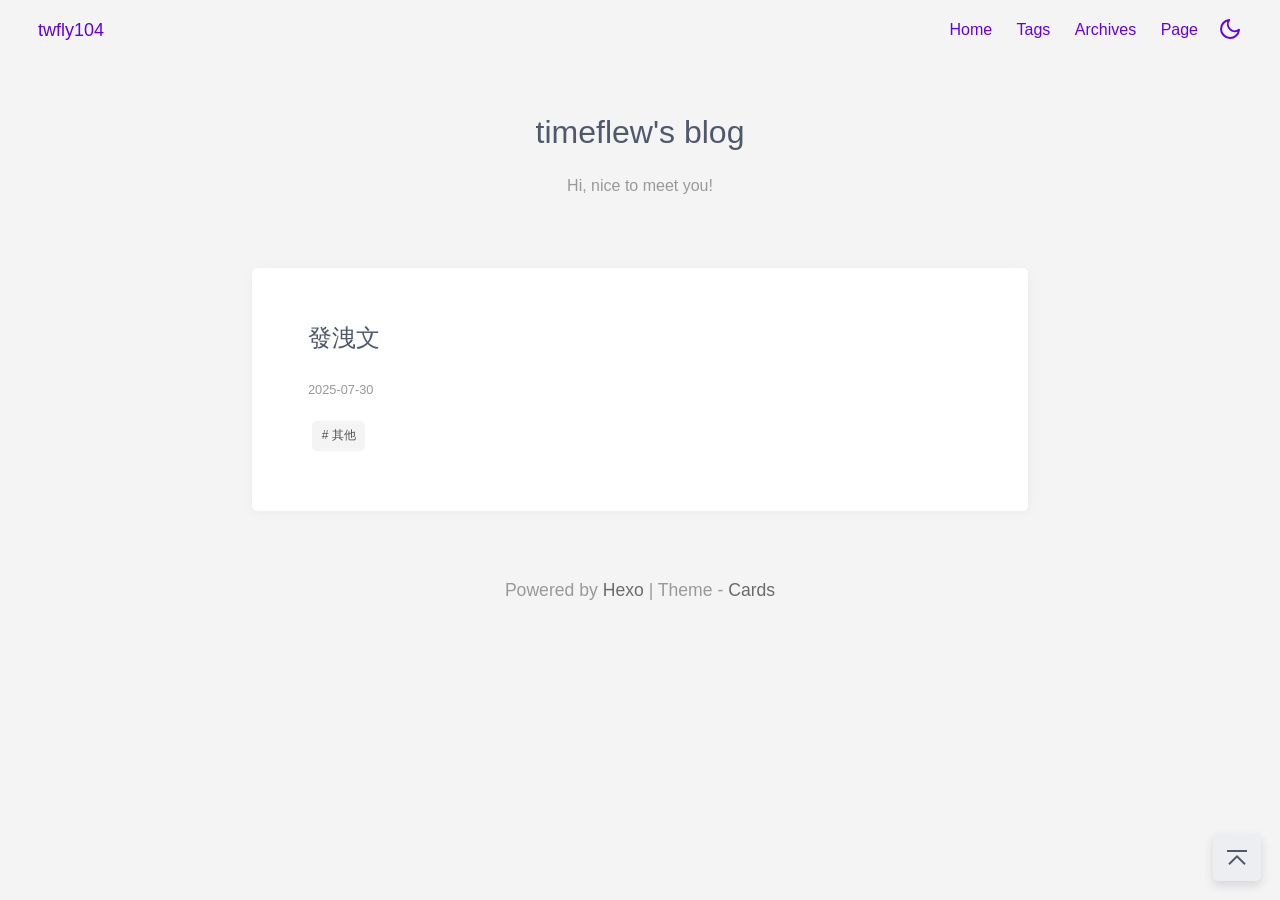
<file: tags/其他/index.html>
<!DOCTYPE html>
<html lang="en">
    <head>
    <meta charset="utf-8">

    

    <!-- 渲染优化 -->
    <meta name="renderer" content="webkit">
    <meta name="force-rendering" content="webkit">
    <meta http-equiv="X-UA-Compatible" content="IE=Edge,chrome=1">
    <meta name="HandheldFriendly" content="True" >
    <meta name="apple-mobile-web-app-capable" content="yes">
    <meta name="viewport" content="width=device-width, initial-scale=1, maximum-scale=1">

    <!--icon-->

    
    
    
    
    


    <!-- meta -->


<title>Tag: 其他 | timeflew&#39;s blog</title>





    <!-- OpenGraph -->
 
    <meta property="og:type" content="website">
<meta property="og:title" content="timeflew&#39;s blog">
<meta property="og:url" content="http://example.com/tags/%E5%85%B6%E4%BB%96/index.html">
<meta property="og:site_name" content="timeflew&#39;s blog">
<meta property="og:locale" content="en_US">
<meta property="article:author" content="Oscar Ko">
<meta name="twitter:card" content="summary_large_image">


    
<link rel="stylesheet" href="/css/style/main.css">
 

    
    
    

    
    
<link rel="stylesheet" href="/css/style/dark.css">

    
<script src="/js/darkmode.js"></script>



     

    <!-- custom head -->

<meta name="generator" content="Hexo 7.3.0"></head>

    <body>
        <div id="app" tabindex="-1">
            <header class="header">
    <div class="header__left">
        <a href="/" class="button">
            <span class="logo__text">twfly104</span>
        </a>
    </div>
    <div class="header__right">
        
            <div class="navbar__menus">
                
                    <a href="/" class="navbar-menu button">Home</a>
                
                    <a href="/tags/" class="navbar-menu button">Tags</a>
                
                    <a href="/archives/" class="navbar-menu button">Archives</a>
                
                    <a href="/page/" class="navbar-menu button">Page</a>
                
            </div>
        
        
        

        
        
    <a href="javaScript:void(0);" id="btn-toggle-dark">
        <svg xmlns="http://www.w3.org/2000/svg" width="24" height="24" viewBox="0 0 24 24" fill="none" stroke="currentColor" stroke-width="2" stroke-linecap="round" stroke-linejoin="round"><path d="M21 12.79A9 9 0 1 1 11.21 3 7 7 0 0 0 21 12.79z"></path></svg>
    </a>


        
            <a class="dropdown-icon button" id="btn-dropdown" tabindex="0"><svg xmlns="http://www.w3.org/2000/svg" viewBox="0 0 20 20" width='24' height='24' fill="none" stroke="currentColor" stroke-width="0.7" stroke-linecap="round" stroke-linejoin="round"><path fill="currentColor" d="M3.314,4.8h13.372c0.41,0,0.743-0.333,0.743-0.743c0-0.41-0.333-0.743-0.743-0.743H3.314c-0.41,0-0.743,0.333-0.743,0.743C2.571,4.467,2.904,4.8,3.314,4.8z M16.686,15.2H3.314c-0.41,0-0.743,0.333-0.743,0.743s0.333,0.743,0.743,0.743h13.372c0.41,0,0.743-0.333,0.743-0.743S17.096,15.2,16.686,15.2z M16.686,9.257H3.314c-0.41,0-0.743,0.333-0.743,0.743s0.333,0.743,0.743,0.743h13.372c0.41,0,0.743-0.333,0.743-0.743S17.096,9.257,16.686,9.257z"></path></svg></a>
            <div class="dropdown-menus" id="dropdown-menus">
                
                    <a href="/" class="dropdown-menu button">Home</a>
                
                    <a href="/tags/" class="dropdown-menu button">Tags</a>
                
                    <a href="/archives/" class="dropdown-menu button">Archives</a>
                
                    <a href="/page/" class="dropdown-menu button">Page</a>
                
            </div>
        
    </div>
</header>


    <div class="cover">
        <div class="cover__logo">
            
                <h1>timeflew&#39;s blog</h1>
            
        </div>
        
        
            <div class="cover__intro">
                <p>Hi, nice to meet you!</p>
 
            </div>
        
    </div>

            

    
        <main class="main">
            
    <div class="post-list">
        
            
                <div class='post-entry content-card'>
                    <div class="post-entry__header"></div>
<div class="post-entry__content">
    <h2 class="post-entry__title">
        發洩文
    </h2>
    
</div>
<div class="post-entry__meta">
    <a href="/archives/2025/07/" class="post-meta__date button">2025-07-30</a>
    
 
</div>
<div class="post-entry__tags"><a href="/tags/%E5%85%B6%E4%BB%96/" class="post-tags__link button"># 其他</a></div> 
<a href="/2025/07/30/%E7%99%BC%E6%B4%A9%E6%96%87/" class="post-entry__link">發洩文</a>
                </div>
            
        
    </div>
    


        </main>
    


            <footer class="footer">
     
    <a href="#" class="button" id="b2t" aria-label="Back to Top" title="Back to Top">
        <svg xmlns="http://www.w3.org/2000/svg" viewBox="0 0 1024 1024" width="32" height="32">
            <path d="M233.376 722.752L278.624 768 512 534.624 745.376 768l45.248-45.248L512 444.128zM192 352h640V288H192z" fill="currentColor"></path>
        </svg>
    </a>

    


    
     
 

 
    
    
    <p>Powered by <a href="https://hexo.io" target="_blank">Hexo</a> | Theme - <a href="https://github.com/ChrAlpha/hexo-theme-cards" target="_blank">Cards</a></p>
</footer>

        </div>
         

 

 

 

 



 



 


    
 

 

 

 

 

 




    </body>
</html>
</file>
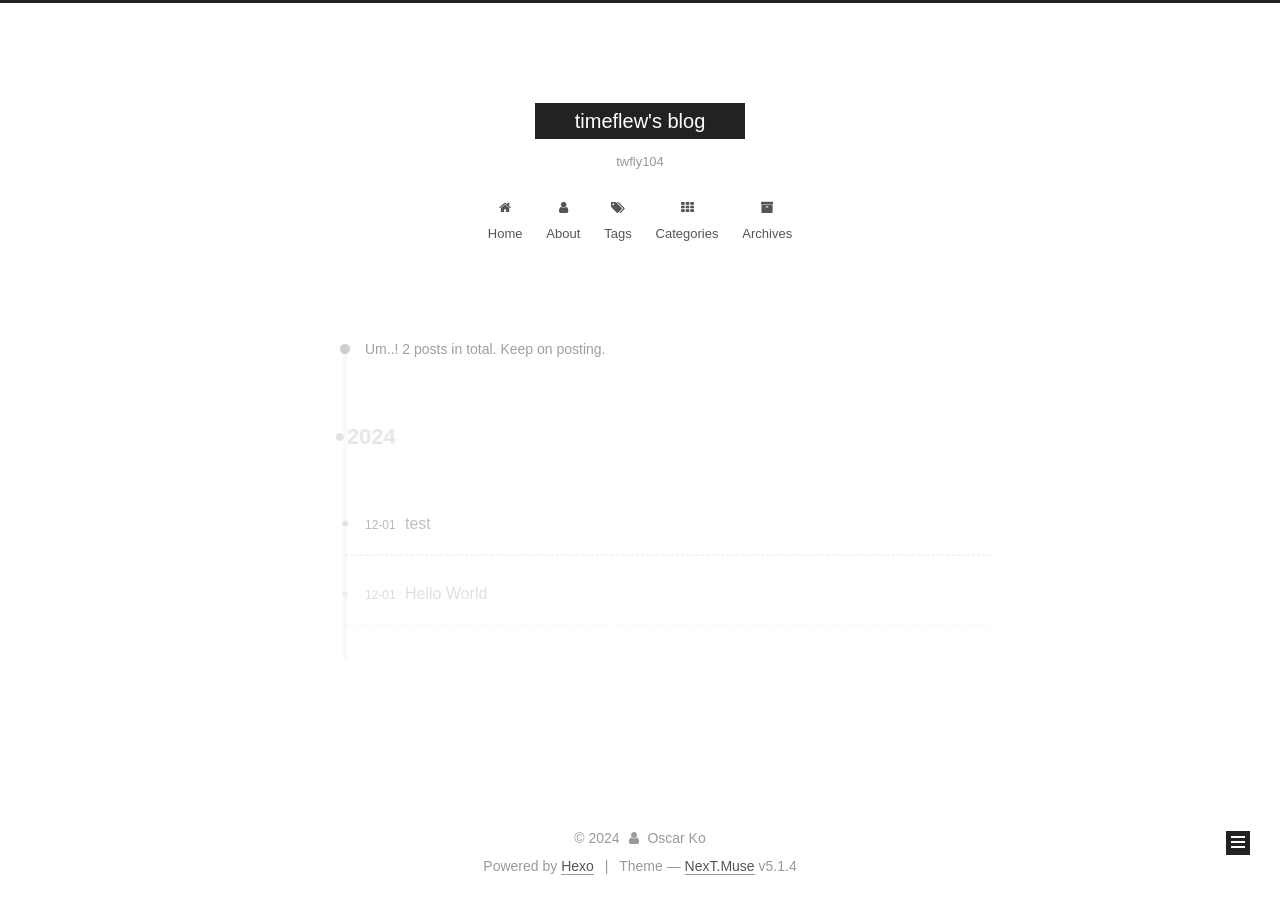
<file: archives/2024/12/index.html>
<!DOCTYPE html>



  


<html class="theme-next muse use-motion" lang="zh-TW">
<head>
  <meta charset="UTF-8"/>
<meta http-equiv="X-UA-Compatible" content="IE=edge" />
<meta name="viewport" content="width=device-width, initial-scale=1, maximum-scale=1"/>
<meta name="theme-color" content="#222">









<meta http-equiv="Cache-Control" content="no-transform" />
<meta http-equiv="Cache-Control" content="no-siteapp" />
















  
  
  <link href="/lib/fancybox/source/jquery.fancybox.css?v=2.1.5" rel="stylesheet" type="text/css" />







<link href="/lib/font-awesome/css/font-awesome.min.css?v=4.6.2" rel="stylesheet" type="text/css" />

<link href="/css/main.css?v=5.1.4" rel="stylesheet" type="text/css" />


  <link rel="apple-touch-icon" sizes="180x180" href="/images/apple-touch-icon-next.png?v=5.1.4">


  <link rel="icon" type="image/png" sizes="32x32" href="/images/favicon-32x32-next.png?v=5.1.4">


  <link rel="icon" type="image/png" sizes="16x16" href="/images/favicon-16x16-next.png?v=5.1.4">


  <link rel="mask-icon" href="/images/logo.svg?v=5.1.4" color="#222">





  <meta name="keywords" content="Hexo, NexT" />










<meta name="description" content="我是timeflew，這是我的blog">
<meta property="og:type" content="website">
<meta property="og:title" content="timeflew&#39;s blog">
<meta property="og:url" content="https://twfly104.github.io/archives/2024/12/index.html">
<meta property="og:site_name" content="timeflew&#39;s blog">
<meta property="og:description" content="我是timeflew，這是我的blog">
<meta property="og:locale" content="zh_TW">
<meta property="article:author" content="Oscar Ko">
<meta property="article:tag" content="timeflew">
<meta name="twitter:card" content="summary">



<script type="text/javascript" id="hexo.configurations">
  var NexT = window.NexT || {};
  var CONFIG = {
    root: '',
    scheme: 'Muse',
    version: '5.1.4',
    sidebar: {"position":"left","display":"post","offset":12,"b2t":false,"scrollpercent":false,"onmobile":false},
    fancybox: true,
    tabs: true,
    motion: {"enable":true,"async":false,"transition":{"post_block":"fadeIn","post_header":"slideDownIn","post_body":"slideDownIn","coll_header":"slideLeftIn","sidebar":"slideUpIn"}},
    duoshuo: {
      userId: '0',
      author: 'Author'
    },
    algolia: {
      applicationID: '',
      apiKey: '',
      indexName: '',
      hits: {"per_page":10},
      labels: {"input_placeholder":"Search for Posts","hits_empty":"We didn't find any results for the search: ${query}","hits_stats":"${hits} results found in ${time} ms"}
    }
  };
</script>



  <link rel="canonical" href="https://twfly104.github.io/archives/2024/12/"/>





  <title>Archive | timeflew's blog</title>
  








<meta name="generator" content="Hexo 7.3.0"></head>

<body itemscope itemtype="http://schema.org/WebPage" lang="zh-TW">

  
  
    
  

  <div class="container sidebar-position-left page-archive">
    <div class="headband"></div>

    <header id="header" class="header" itemscope itemtype="http://schema.org/WPHeader">
      <div class="header-inner"><div class="site-brand-wrapper">
  <div class="site-meta ">
    

    <div class="custom-logo-site-title">
      <a href="/"  class="brand" rel="start">
        <span class="logo-line-before"><i></i></span>
        <span class="site-title">timeflew's blog</span>
        <span class="logo-line-after"><i></i></span>
      </a>
    </div>
      
        <p class="site-subtitle">twfly104</p>
      
  </div>

  <div class="site-nav-toggle">
    <button>
      <span class="btn-bar"></span>
      <span class="btn-bar"></span>
      <span class="btn-bar"></span>
    </button>
  </div>
</div>

<nav class="site-nav">
  

  
    <ul id="menu" class="menu">
      
        
        <li class="menu-item menu-item-home">
          <a href="/%20" rel="section">
            
              <i class="menu-item-icon fa fa-fw fa-home"></i> <br />
            
            Home
          </a>
        </li>
      
        
        <li class="menu-item menu-item-about">
          <a href="/about/%20" rel="section">
            
              <i class="menu-item-icon fa fa-fw fa-user"></i> <br />
            
            About
          </a>
        </li>
      
        
        <li class="menu-item menu-item-tags">
          <a href="/tags/%20" rel="section">
            
              <i class="menu-item-icon fa fa-fw fa-tags"></i> <br />
            
            Tags
          </a>
        </li>
      
        
        <li class="menu-item menu-item-categories">
          <a href="/categories/%20" rel="section">
            
              <i class="menu-item-icon fa fa-fw fa-th"></i> <br />
            
            Categories
          </a>
        </li>
      
        
        <li class="menu-item menu-item-archives">
          <a href="/archives/%20" rel="section">
            
              <i class="menu-item-icon fa fa-fw fa-archive"></i> <br />
            
            Archives
          </a>
        </li>
      

      
    </ul>
  

  
</nav>



 </div>
    </header>

    <main id="main" class="main">
      <div class="main-inner">
        <div class="content-wrap">
          <div id="content" class="content">
            

  
  
  
  <div class="post-block archive">
    <div id="posts" class="posts-collapse">
      <span class="archive-move-on"></span>

      <span class="archive-page-counter">
        
        
        
          
        
        Um..! 2 posts in total. Keep on posting.
      </span>

      

        
        
        

        
          
          <div class="collection-title">
            <h1 class="archive-year" id="archive-year-2024">2024</h1>
          </div>
        
        

        

  <article class="post post-type-normal" itemscope itemtype="http://schema.org/Article">
    <header class="post-header">

      <h2 class="post-title">
        
            <a class="post-title-link" href="/2024/12/01/test/" itemprop="url">
              
                <span itemprop="name">test</span>
              
            </a>
        
      </h2>

      <div class="post-meta">
        <time class="post-time" itemprop="dateCreated"
              datetime="2024-12-01T22:58:05+08:00"
              content="2024-12-01" >
          12-01
        </time>
      </div>

    </header>
  </article>



      

        
        
        

        
        

        

  <article class="post post-type-normal" itemscope itemtype="http://schema.org/Article">
    <header class="post-header">

      <h2 class="post-title">
        
            <a class="post-title-link" href="/2024/12/01/hello-world/" itemprop="url">
              
                <span itemprop="name">Hello World</span>
              
            </a>
        
      </h2>

      <div class="post-meta">
        <time class="post-time" itemprop="dateCreated"
              datetime="2024-12-01T22:03:36+08:00"
              content="2024-12-01" >
          12-01
        </time>
      </div>

    </header>
  </article>



      

    </div>
  </div>
  
  
  

  



          </div>
          


          

        </div>
        
          
  
  <div class="sidebar-toggle">
    <div class="sidebar-toggle-line-wrap">
      <span class="sidebar-toggle-line sidebar-toggle-line-first"></span>
      <span class="sidebar-toggle-line sidebar-toggle-line-middle"></span>
      <span class="sidebar-toggle-line sidebar-toggle-line-last"></span>
    </div>
  </div>

  <aside id="sidebar" class="sidebar">
    
    <div class="sidebar-inner">

      

      

      <section class="site-overview-wrap sidebar-panel sidebar-panel-active">
        <div class="site-overview">
          <div class="site-author motion-element" itemprop="author" itemscope itemtype="http://schema.org/Person">
            
              <p class="site-author-name" itemprop="name"></p>
              <p class="site-description motion-element" itemprop="description"></p>
          </div>

          <nav class="site-state motion-element">

            
              <div class="site-state-item site-state-posts">
              
                <a href="/archives/%20%7C%7C%20archive">
              
                  <span class="site-state-item-count">2</span>
                  <span class="site-state-item-name">posts</span>
                </a>
              </div>
            

            

            

          </nav>

          

          

          
          

          
          

          

        </div>
      </section>

      

      

    </div>
  </aside>


        
      </div>
    </main>

    <footer id="footer" class="footer">
      <div class="footer-inner">
        <div class="copyright">&copy; <span itemprop="copyrightYear">2024</span>
  <span class="with-love">
    <i class="fa fa-user"></i>
  </span>
  <span class="author" itemprop="copyrightHolder">Oscar Ko</span>

  
</div>


  <div class="powered-by">Powered by <a class="theme-link" target="_blank" href="https://hexo.io">Hexo</a></div>



  <span class="post-meta-divider">|</span>



  <div class="theme-info">Theme &mdash; <a class="theme-link" target="_blank" href="https://github.com/iissnan/hexo-theme-next">NexT.Muse</a> v5.1.4</div>




        







        
      </div>
    </footer>

    
      <div class="back-to-top">
        <i class="fa fa-arrow-up"></i>
        
      </div>
    

    

  </div>

  

<script type="text/javascript">
  if (Object.prototype.toString.call(window.Promise) !== '[object Function]') {
    window.Promise = null;
  }
</script>









  












  
  
    <script type="text/javascript" src="/lib/jquery/index.js?v=2.1.3"></script>
  

  
  
    <script type="text/javascript" src="/lib/fastclick/lib/fastclick.min.js?v=1.0.6"></script>
  

  
  
    <script type="text/javascript" src="/lib/jquery_lazyload/jquery.lazyload.js?v=1.9.7"></script>
  

  
  
    <script type="text/javascript" src="/lib/velocity/velocity.min.js?v=1.2.1"></script>
  

  
  
    <script type="text/javascript" src="/lib/velocity/velocity.ui.min.js?v=1.2.1"></script>
  

  
  
    <script type="text/javascript" src="/lib/fancybox/source/jquery.fancybox.pack.js?v=2.1.5"></script>
  


  


  <script type="text/javascript" src="/js/src/utils.js?v=5.1.4"></script>

  <script type="text/javascript" src="/js/src/motion.js?v=5.1.4"></script>



  
  

  

  


  <script type="text/javascript" src="/js/src/bootstrap.js?v=5.1.4"></script>



  


  




	





  





  












  





  

  

  

  
  

  

  

  

</body>
</html>
</file>
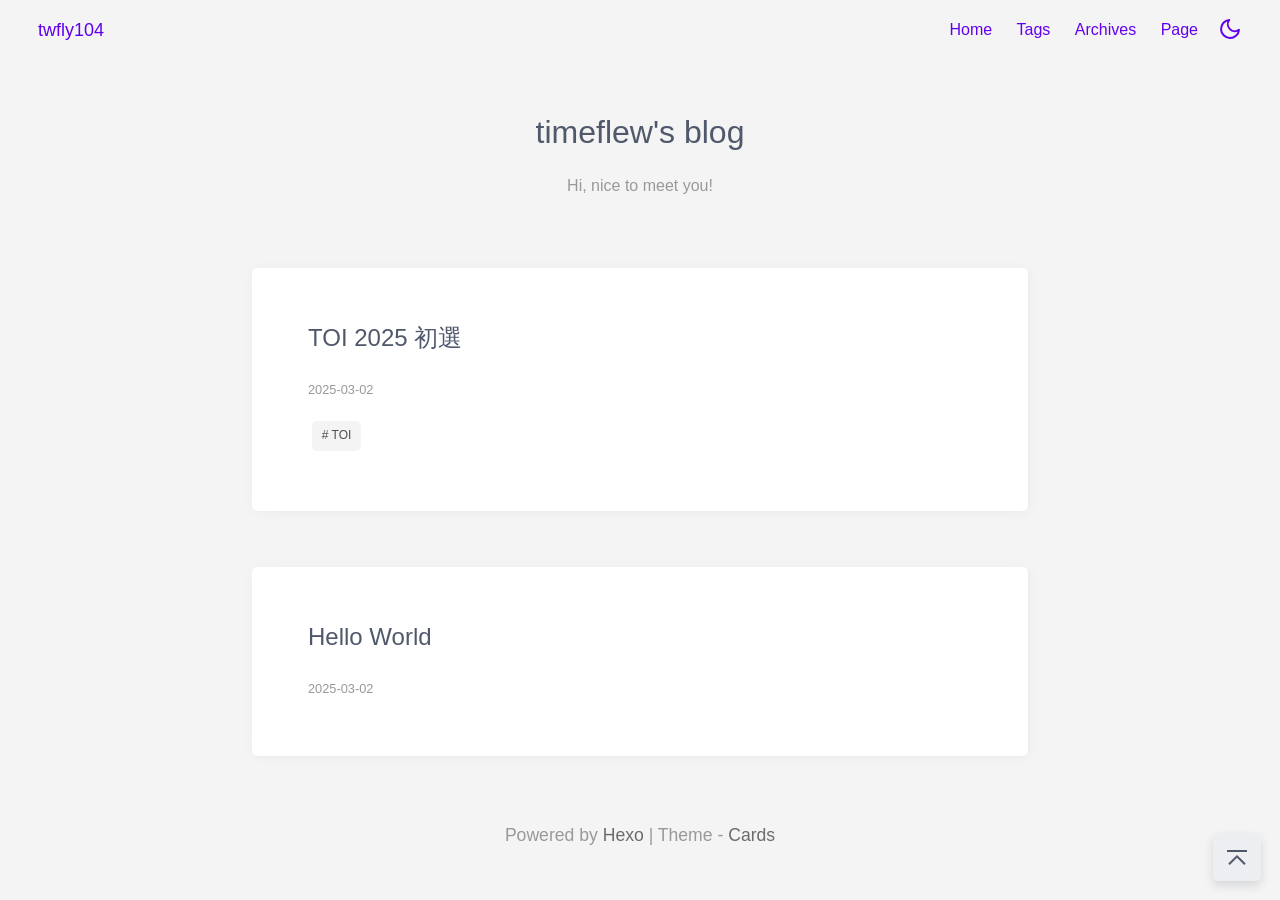
<file: archives/2025/03/index.html>
<!DOCTYPE html>
<html lang="en">
    <head>
    <meta charset="utf-8">

    

    <!-- 渲染优化 -->
    <meta name="renderer" content="webkit">
    <meta name="force-rendering" content="webkit">
    <meta http-equiv="X-UA-Compatible" content="IE=Edge,chrome=1">
    <meta name="HandheldFriendly" content="True" >
    <meta name="apple-mobile-web-app-capable" content="yes">
    <meta name="viewport" content="width=device-width, initial-scale=1, maximum-scale=1">

    <!--icon-->

    
    
    
    
    


    <!-- meta -->


<title>Archive: 2025/3 | timeflew&#39;s blog</title>





    <!-- OpenGraph -->
 
    <meta property="og:type" content="website">
<meta property="og:title" content="timeflew&#39;s blog">
<meta property="og:url" content="http://example.com/archives/2025/03/index.html">
<meta property="og:site_name" content="timeflew&#39;s blog">
<meta property="og:locale" content="en_US">
<meta property="article:author" content="Oscar Ko">
<meta name="twitter:card" content="summary_large_image">


    
<link rel="stylesheet" href="/css/style/main.css">
 

    
    
    

    
    
<link rel="stylesheet" href="/css/style/dark.css">

    
<script src="/js/darkmode.js"></script>



     

    <!-- custom head -->

<meta name="generator" content="Hexo 7.3.0"></head>

    <body>
        <div id="app" tabindex="-1">
            <header class="header">
    <div class="header__left">
        <a href="/" class="button">
            <span class="logo__text">twfly104</span>
        </a>
    </div>
    <div class="header__right">
        
            <div class="navbar__menus">
                
                    <a href="/" class="navbar-menu button">Home</a>
                
                    <a href="/tags/" class="navbar-menu button">Tags</a>
                
                    <a href="/archives/" class="navbar-menu button">Archives</a>
                
                    <a href="/page/" class="navbar-menu button">Page</a>
                
            </div>
        
        
        

        
        
    <a href="javaScript:void(0);" id="btn-toggle-dark">
        <svg xmlns="http://www.w3.org/2000/svg" width="24" height="24" viewBox="0 0 24 24" fill="none" stroke="currentColor" stroke-width="2" stroke-linecap="round" stroke-linejoin="round"><path d="M21 12.79A9 9 0 1 1 11.21 3 7 7 0 0 0 21 12.79z"></path></svg>
    </a>


        
            <a class="dropdown-icon button" id="btn-dropdown" tabindex="0"><svg xmlns="http://www.w3.org/2000/svg" viewBox="0 0 20 20" width='24' height='24' fill="none" stroke="currentColor" stroke-width="0.7" stroke-linecap="round" stroke-linejoin="round"><path fill="currentColor" d="M3.314,4.8h13.372c0.41,0,0.743-0.333,0.743-0.743c0-0.41-0.333-0.743-0.743-0.743H3.314c-0.41,0-0.743,0.333-0.743,0.743C2.571,4.467,2.904,4.8,3.314,4.8z M16.686,15.2H3.314c-0.41,0-0.743,0.333-0.743,0.743s0.333,0.743,0.743,0.743h13.372c0.41,0,0.743-0.333,0.743-0.743S17.096,15.2,16.686,15.2z M16.686,9.257H3.314c-0.41,0-0.743,0.333-0.743,0.743s0.333,0.743,0.743,0.743h13.372c0.41,0,0.743-0.333,0.743-0.743S17.096,9.257,16.686,9.257z"></path></svg></a>
            <div class="dropdown-menus" id="dropdown-menus">
                
                    <a href="/" class="dropdown-menu button">Home</a>
                
                    <a href="/tags/" class="dropdown-menu button">Tags</a>
                
                    <a href="/archives/" class="dropdown-menu button">Archives</a>
                
                    <a href="/page/" class="dropdown-menu button">Page</a>
                
            </div>
        
    </div>
</header>


    <div class="cover">
        <div class="cover__logo">
            
                <h1>timeflew&#39;s blog</h1>
            
        </div>
        
        
            <div class="cover__intro">
                <p>Hi, nice to meet you!</p>
 
            </div>
        
    </div>

            
<main class='main'>
    
		
    <div class="post-list">
        
            
                <div class='post-entry content-card'>
                    <div class="post-entry__header"></div>
<div class="post-entry__content">
    <h2 class="post-entry__title">
        TOI 2025 初選
    </h2>
    
</div>
<div class="post-entry__meta">
    <a href="/archives/2025/03/" class="post-meta__date button">2025-03-02</a>
    
 
</div>
<div class="post-entry__tags"><a href="/tags/TOI/" class="post-tags__link button"># TOI</a></div> 
<a href="/2025/03/02/2025-toi%E5%88%9D%E9%81%B8/" class="post-entry__link">TOI 2025 初選</a>
                </div>
            
                <div class='post-entry content-card'>
                    <div class="post-entry__header"></div>
<div class="post-entry__content">
    <h2 class="post-entry__title">
        Hello World
    </h2>
    
</div>
<div class="post-entry__meta">
    <a href="/archives/2025/03/" class="post-meta__date button">2025-03-02</a>
    
 
</div>
<div class="post-entry__tags"></div> 
<a href="/2025/03/02/hello-world/" class="post-entry__link">Hello World</a>
                </div>
            
        
    </div>
    


	
</main>

            <footer class="footer">
     
    <a href="#" class="button" id="b2t" aria-label="Back to Top" title="Back to Top">
        <svg xmlns="http://www.w3.org/2000/svg" viewBox="0 0 1024 1024" width="32" height="32">
            <path d="M233.376 722.752L278.624 768 512 534.624 745.376 768l45.248-45.248L512 444.128zM192 352h640V288H192z" fill="currentColor"></path>
        </svg>
    </a>

    


    
     
 

 
    
    
    <p>Powered by <a href="https://hexo.io" target="_blank">Hexo</a> | Theme - <a href="https://github.com/ChrAlpha/hexo-theme-cards" target="_blank">Cards</a></p>
</footer>

        </div>
         

 

 

 

 



 



 


    
 

 

 

 

 

 




    </body>
</html>
</file>
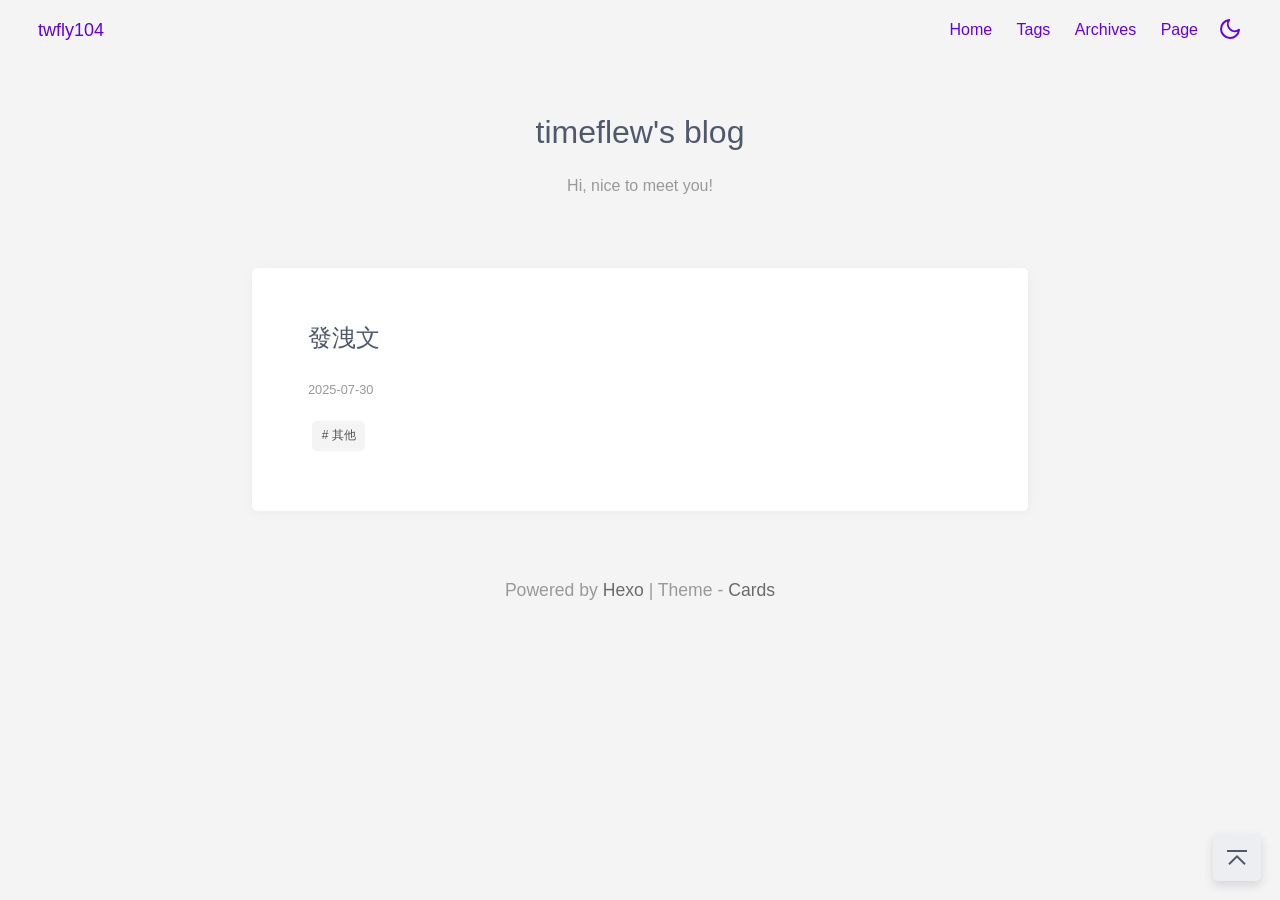
<file: archives/2025/07/index.html>
<!DOCTYPE html>
<html lang="en">
    <head>
    <meta charset="utf-8">

    

    <!-- 渲染优化 -->
    <meta name="renderer" content="webkit">
    <meta name="force-rendering" content="webkit">
    <meta http-equiv="X-UA-Compatible" content="IE=Edge,chrome=1">
    <meta name="HandheldFriendly" content="True" >
    <meta name="apple-mobile-web-app-capable" content="yes">
    <meta name="viewport" content="width=device-width, initial-scale=1, maximum-scale=1">

    <!--icon-->

    
    
    
    
    


    <!-- meta -->


<title>Archive: 2025/7 | timeflew&#39;s blog</title>





    <!-- OpenGraph -->
 
    <meta property="og:type" content="website">
<meta property="og:title" content="timeflew&#39;s blog">
<meta property="og:url" content="http://example.com/archives/2025/07/index.html">
<meta property="og:site_name" content="timeflew&#39;s blog">
<meta property="og:locale" content="en_US">
<meta property="article:author" content="Oscar Ko">
<meta name="twitter:card" content="summary_large_image">


    
<link rel="stylesheet" href="/css/style/main.css">
 

    
    
    

    
    
<link rel="stylesheet" href="/css/style/dark.css">

    
<script src="/js/darkmode.js"></script>



     

    <!-- custom head -->

<meta name="generator" content="Hexo 7.3.0"></head>

    <body>
        <div id="app" tabindex="-1">
            <header class="header">
    <div class="header__left">
        <a href="/" class="button">
            <span class="logo__text">twfly104</span>
        </a>
    </div>
    <div class="header__right">
        
            <div class="navbar__menus">
                
                    <a href="/" class="navbar-menu button">Home</a>
                
                    <a href="/tags/" class="navbar-menu button">Tags</a>
                
                    <a href="/archives/" class="navbar-menu button">Archives</a>
                
                    <a href="/page/" class="navbar-menu button">Page</a>
                
            </div>
        
        
        

        
        
    <a href="javaScript:void(0);" id="btn-toggle-dark">
        <svg xmlns="http://www.w3.org/2000/svg" width="24" height="24" viewBox="0 0 24 24" fill="none" stroke="currentColor" stroke-width="2" stroke-linecap="round" stroke-linejoin="round"><path d="M21 12.79A9 9 0 1 1 11.21 3 7 7 0 0 0 21 12.79z"></path></svg>
    </a>


        
            <a class="dropdown-icon button" id="btn-dropdown" tabindex="0"><svg xmlns="http://www.w3.org/2000/svg" viewBox="0 0 20 20" width='24' height='24' fill="none" stroke="currentColor" stroke-width="0.7" stroke-linecap="round" stroke-linejoin="round"><path fill="currentColor" d="M3.314,4.8h13.372c0.41,0,0.743-0.333,0.743-0.743c0-0.41-0.333-0.743-0.743-0.743H3.314c-0.41,0-0.743,0.333-0.743,0.743C2.571,4.467,2.904,4.8,3.314,4.8z M16.686,15.2H3.314c-0.41,0-0.743,0.333-0.743,0.743s0.333,0.743,0.743,0.743h13.372c0.41,0,0.743-0.333,0.743-0.743S17.096,15.2,16.686,15.2z M16.686,9.257H3.314c-0.41,0-0.743,0.333-0.743,0.743s0.333,0.743,0.743,0.743h13.372c0.41,0,0.743-0.333,0.743-0.743S17.096,9.257,16.686,9.257z"></path></svg></a>
            <div class="dropdown-menus" id="dropdown-menus">
                
                    <a href="/" class="dropdown-menu button">Home</a>
                
                    <a href="/tags/" class="dropdown-menu button">Tags</a>
                
                    <a href="/archives/" class="dropdown-menu button">Archives</a>
                
                    <a href="/page/" class="dropdown-menu button">Page</a>
                
            </div>
        
    </div>
</header>


    <div class="cover">
        <div class="cover__logo">
            
                <h1>timeflew&#39;s blog</h1>
            
        </div>
        
        
            <div class="cover__intro">
                <p>Hi, nice to meet you!</p>
 
            </div>
        
    </div>

            
<main class='main'>
    
		
    <div class="post-list">
        
            
                <div class='post-entry content-card'>
                    <div class="post-entry__header"></div>
<div class="post-entry__content">
    <h2 class="post-entry__title">
        發洩文
    </h2>
    
</div>
<div class="post-entry__meta">
    <a href="/archives/2025/07/" class="post-meta__date button">2025-07-30</a>
    
 
</div>
<div class="post-entry__tags"><a href="/tags/%E5%85%B6%E4%BB%96/" class="post-tags__link button"># 其他</a></div> 
<a href="/2025/07/30/%E7%99%BC%E6%B4%A9%E6%96%87/" class="post-entry__link">發洩文</a>
                </div>
            
        
    </div>
    


	
</main>

            <footer class="footer">
     
    <a href="#" class="button" id="b2t" aria-label="Back to Top" title="Back to Top">
        <svg xmlns="http://www.w3.org/2000/svg" viewBox="0 0 1024 1024" width="32" height="32">
            <path d="M233.376 722.752L278.624 768 512 534.624 745.376 768l45.248-45.248L512 444.128zM192 352h640V288H192z" fill="currentColor"></path>
        </svg>
    </a>

    


    
     
 

 
    
    
    <p>Powered by <a href="https://hexo.io" target="_blank">Hexo</a> | Theme - <a href="https://github.com/ChrAlpha/hexo-theme-cards" target="_blank">Cards</a></p>
</footer>

        </div>
         

 

 

 

 



 



 


    
 

 

 

 

 

 




    </body>
</html>
</file>
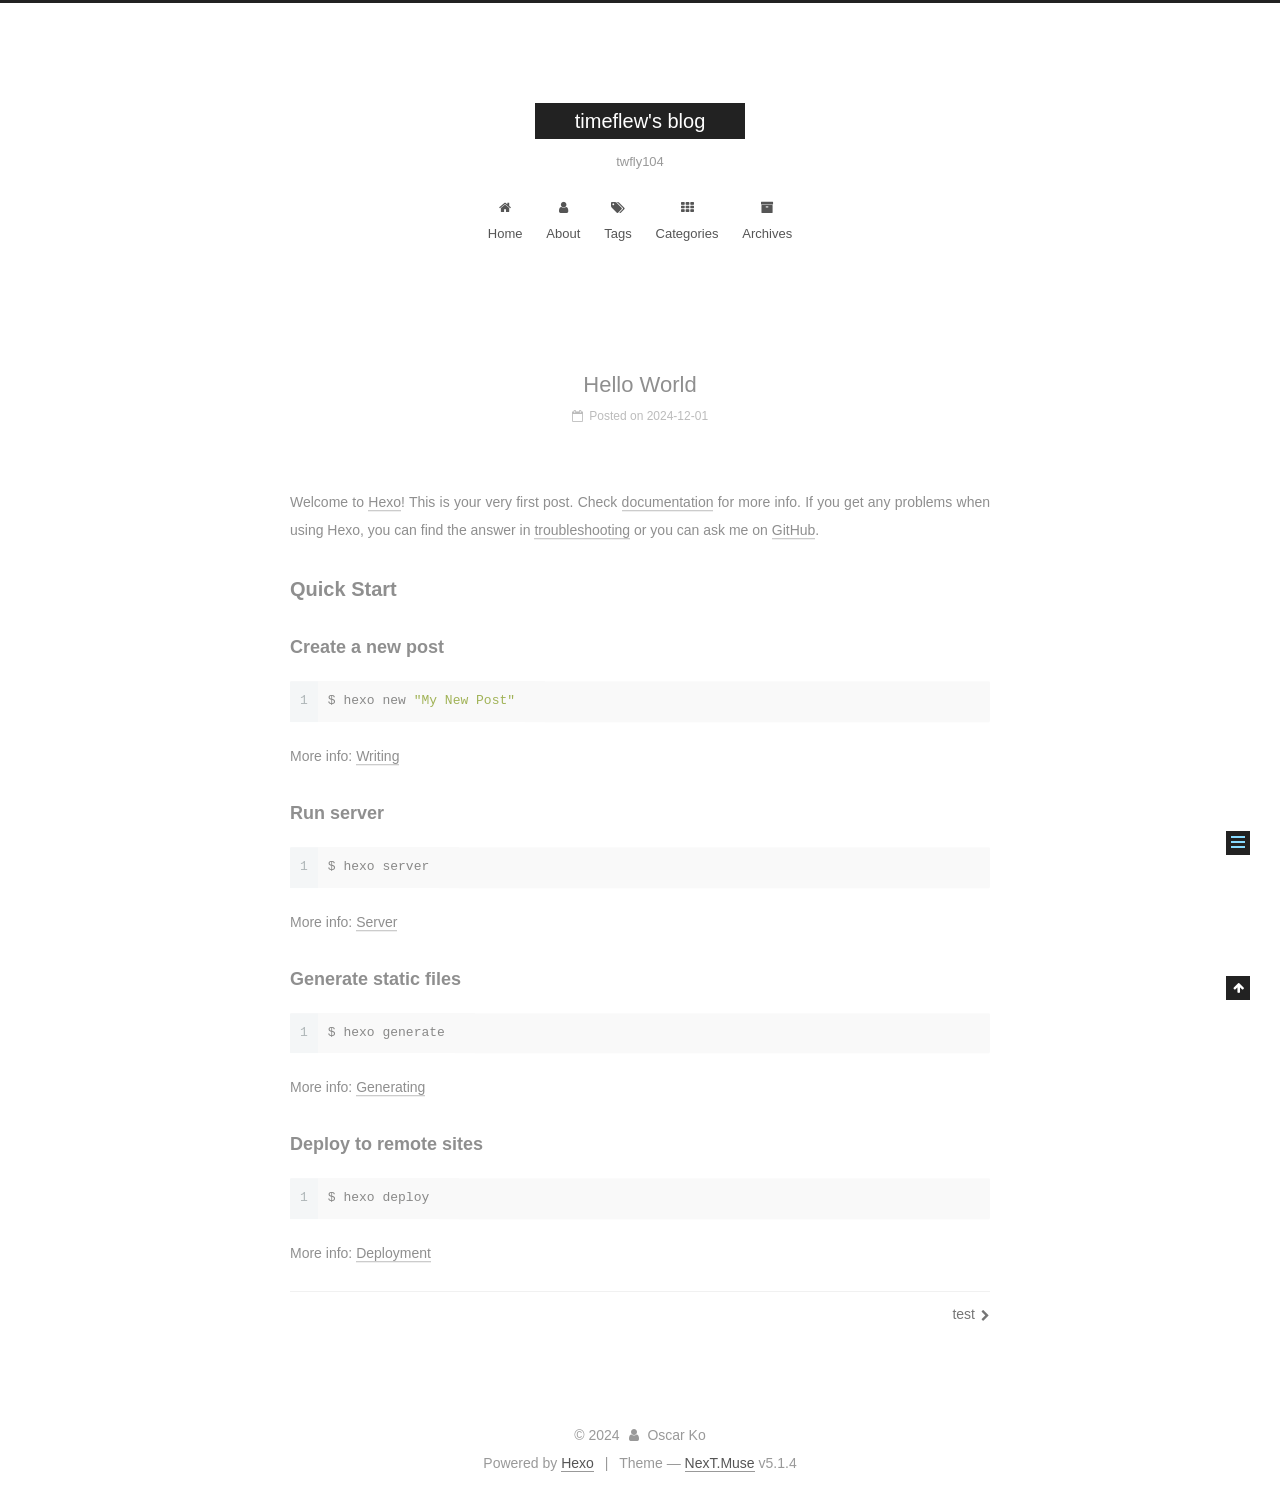
<file: 2024/12/01/hello-world/index.html>
<!DOCTYPE html>



  


<html class="theme-next muse use-motion" lang="zh-TW">
<head>
  <meta charset="UTF-8"/>
<meta http-equiv="X-UA-Compatible" content="IE=edge" />
<meta name="viewport" content="width=device-width, initial-scale=1, maximum-scale=1"/>
<meta name="theme-color" content="#222">









<meta http-equiv="Cache-Control" content="no-transform" />
<meta http-equiv="Cache-Control" content="no-siteapp" />
















  
  
  <link href="/lib/fancybox/source/jquery.fancybox.css?v=2.1.5" rel="stylesheet" type="text/css" />







<link href="/lib/font-awesome/css/font-awesome.min.css?v=4.6.2" rel="stylesheet" type="text/css" />

<link href="/css/main.css?v=5.1.4" rel="stylesheet" type="text/css" />


  <link rel="apple-touch-icon" sizes="180x180" href="/images/apple-touch-icon-next.png?v=5.1.4">


  <link rel="icon" type="image/png" sizes="32x32" href="/images/favicon-32x32-next.png?v=5.1.4">


  <link rel="icon" type="image/png" sizes="16x16" href="/images/favicon-16x16-next.png?v=5.1.4">


  <link rel="mask-icon" href="/images/logo.svg?v=5.1.4" color="#222">





  <meta name="keywords" content="Hexo, NexT" />










<meta name="description" content="Welcome to Hexo! This is your very first post. Check documentation for more info. If you get any problems when using Hexo, you can find the answer in troubleshooting or you can ask me on GitHub. Quick">
<meta property="og:type" content="article">
<meta property="og:title" content="Hello World">
<meta property="og:url" content="https://twfly104.github.io/2024/12/01/hello-world/index.html">
<meta property="og:site_name" content="timeflew&#39;s blog">
<meta property="og:description" content="Welcome to Hexo! This is your very first post. Check documentation for more info. If you get any problems when using Hexo, you can find the answer in troubleshooting or you can ask me on GitHub. Quick">
<meta property="og:locale" content="zh_TW">
<meta property="article:published_time" content="2024-12-01T14:03:36.933Z">
<meta property="article:modified_time" content="2024-12-01T14:03:36.933Z">
<meta property="article:author" content="Oscar Ko">
<meta property="article:tag" content="timeflew">
<meta name="twitter:card" content="summary">



<script type="text/javascript" id="hexo.configurations">
  var NexT = window.NexT || {};
  var CONFIG = {
    root: '',
    scheme: 'Muse',
    version: '5.1.4',
    sidebar: {"position":"left","display":"post","offset":12,"b2t":false,"scrollpercent":false,"onmobile":false},
    fancybox: true,
    tabs: true,
    motion: {"enable":true,"async":false,"transition":{"post_block":"fadeIn","post_header":"slideDownIn","post_body":"slideDownIn","coll_header":"slideLeftIn","sidebar":"slideUpIn"}},
    duoshuo: {
      userId: '0',
      author: 'Author'
    },
    algolia: {
      applicationID: '',
      apiKey: '',
      indexName: '',
      hits: {"per_page":10},
      labels: {"input_placeholder":"Search for Posts","hits_empty":"We didn't find any results for the search: ${query}","hits_stats":"${hits} results found in ${time} ms"}
    }
  };
</script>



  <link rel="canonical" href="https://twfly104.github.io/2024/12/01/hello-world/"/>





  <title>Hello World | timeflew's blog</title>
  








<meta name="generator" content="Hexo 7.3.0"></head>

<body itemscope itemtype="http://schema.org/WebPage" lang="zh-TW">

  
  
    
  

  <div class="container sidebar-position-left page-post-detail">
    <div class="headband"></div>

    <header id="header" class="header" itemscope itemtype="http://schema.org/WPHeader">
      <div class="header-inner"><div class="site-brand-wrapper">
  <div class="site-meta ">
    

    <div class="custom-logo-site-title">
      <a href="/"  class="brand" rel="start">
        <span class="logo-line-before"><i></i></span>
        <span class="site-title">timeflew's blog</span>
        <span class="logo-line-after"><i></i></span>
      </a>
    </div>
      
        <p class="site-subtitle">twfly104</p>
      
  </div>

  <div class="site-nav-toggle">
    <button>
      <span class="btn-bar"></span>
      <span class="btn-bar"></span>
      <span class="btn-bar"></span>
    </button>
  </div>
</div>

<nav class="site-nav">
  

  
    <ul id="menu" class="menu">
      
        
        <li class="menu-item menu-item-home">
          <a href="/%20" rel="section">
            
              <i class="menu-item-icon fa fa-fw fa-home"></i> <br />
            
            Home
          </a>
        </li>
      
        
        <li class="menu-item menu-item-about">
          <a href="/about/%20" rel="section">
            
              <i class="menu-item-icon fa fa-fw fa-user"></i> <br />
            
            About
          </a>
        </li>
      
        
        <li class="menu-item menu-item-tags">
          <a href="/tags/%20" rel="section">
            
              <i class="menu-item-icon fa fa-fw fa-tags"></i> <br />
            
            Tags
          </a>
        </li>
      
        
        <li class="menu-item menu-item-categories">
          <a href="/categories/%20" rel="section">
            
              <i class="menu-item-icon fa fa-fw fa-th"></i> <br />
            
            Categories
          </a>
        </li>
      
        
        <li class="menu-item menu-item-archives">
          <a href="/archives/%20" rel="section">
            
              <i class="menu-item-icon fa fa-fw fa-archive"></i> <br />
            
            Archives
          </a>
        </li>
      

      
    </ul>
  

  
</nav>



 </div>
    </header>

    <main id="main" class="main">
      <div class="main-inner">
        <div class="content-wrap">
          <div id="content" class="content">
            

  <div id="posts" class="posts-expand">
    

  

  
  
  

  <article class="post post-type-normal" itemscope itemtype="http://schema.org/Article">
  
  
  
  <div class="post-block">
    <link itemprop="mainEntityOfPage" href="https://twfly104.github.io/2024/12/01/hello-world/">

    <span hidden itemprop="author" itemscope itemtype="http://schema.org/Person">
      <meta itemprop="name" content="">
      <meta itemprop="description" content="">
      <meta itemprop="image" content="/images/avatar.gif">
    </span>

    <span hidden itemprop="publisher" itemscope itemtype="http://schema.org/Organization">
      <meta itemprop="name" content="timeflew's blog">
    </span>

    
      <header class="post-header">

        
        
          <h1 class="post-title" itemprop="name headline">Hello World</h1>
        

        <div class="post-meta">
          <span class="post-time">
            
              <span class="post-meta-item-icon">
                <i class="fa fa-calendar-o"></i>
              </span>
              
                <span class="post-meta-item-text">Posted on</span>
              
              <time title="Post created" itemprop="dateCreated datePublished" datetime="2024-12-01T22:03:36+08:00">
                2024-12-01
              </time>
            

            

            
          </span>

          

          
            
          

          
          

          

          

          

        </div>
      </header>
    

    
    
    
    <div class="post-body" itemprop="articleBody">

      
      

      
        <p>Welcome to <a target="_blank" rel="noopener" href="https://hexo.io/">Hexo</a>! This is your very first post. Check <a target="_blank" rel="noopener" href="https://hexo.io/docs/">documentation</a> for more info. If you get any problems when using Hexo, you can find the answer in <a target="_blank" rel="noopener" href="https://hexo.io/docs/troubleshooting.html">troubleshooting</a> or you can ask me on <a target="_blank" rel="noopener" href="https://github.com/hexojs/hexo/issues">GitHub</a>.</p>
<h2 id="Quick-Start"><a href="#Quick-Start" class="headerlink" title="Quick Start"></a>Quick Start</h2><h3 id="Create-a-new-post"><a href="#Create-a-new-post" class="headerlink" title="Create a new post"></a>Create a new post</h3><figure class="highlight bash"><table><tr><td class="gutter"><pre><span class="line">1</span><br></pre></td><td class="code"><pre><span class="line">$ hexo new <span class="string">&quot;My New Post&quot;</span></span><br></pre></td></tr></table></figure>

<p>More info: <a target="_blank" rel="noopener" href="https://hexo.io/docs/writing.html">Writing</a></p>
<h3 id="Run-server"><a href="#Run-server" class="headerlink" title="Run server"></a>Run server</h3><figure class="highlight bash"><table><tr><td class="gutter"><pre><span class="line">1</span><br></pre></td><td class="code"><pre><span class="line">$ hexo server</span><br></pre></td></tr></table></figure>

<p>More info: <a target="_blank" rel="noopener" href="https://hexo.io/docs/server.html">Server</a></p>
<h3 id="Generate-static-files"><a href="#Generate-static-files" class="headerlink" title="Generate static files"></a>Generate static files</h3><figure class="highlight bash"><table><tr><td class="gutter"><pre><span class="line">1</span><br></pre></td><td class="code"><pre><span class="line">$ hexo generate</span><br></pre></td></tr></table></figure>

<p>More info: <a target="_blank" rel="noopener" href="https://hexo.io/docs/generating.html">Generating</a></p>
<h3 id="Deploy-to-remote-sites"><a href="#Deploy-to-remote-sites" class="headerlink" title="Deploy to remote sites"></a>Deploy to remote sites</h3><figure class="highlight bash"><table><tr><td class="gutter"><pre><span class="line">1</span><br></pre></td><td class="code"><pre><span class="line">$ hexo deploy</span><br></pre></td></tr></table></figure>

<p>More info: <a target="_blank" rel="noopener" href="https://hexo.io/docs/one-command-deployment.html">Deployment</a></p>

      
    </div>
    
    
    

    

    

    

    <footer class="post-footer">
      

      
      
      

      
        <div class="post-nav">
          <div class="post-nav-next post-nav-item">
            
          </div>

          <span class="post-nav-divider"></span>

          <div class="post-nav-prev post-nav-item">
            
              <a href="/2024/12/01/test/" rel="prev" title="test">
                test <i class="fa fa-chevron-right"></i>
              </a>
            
          </div>
        </div>
      

      
      
    </footer>
  </div>
  
  
  
  </article>



    <div class="post-spread">
      
    </div>
  </div>


          </div>
          


          

  



        </div>
        
          
  
  <div class="sidebar-toggle">
    <div class="sidebar-toggle-line-wrap">
      <span class="sidebar-toggle-line sidebar-toggle-line-first"></span>
      <span class="sidebar-toggle-line sidebar-toggle-line-middle"></span>
      <span class="sidebar-toggle-line sidebar-toggle-line-last"></span>
    </div>
  </div>

  <aside id="sidebar" class="sidebar">
    
    <div class="sidebar-inner">

      

      
        <ul class="sidebar-nav motion-element">
          <li class="sidebar-nav-toc sidebar-nav-active" data-target="post-toc-wrap">
            Table of Contents
          </li>
          <li class="sidebar-nav-overview" data-target="site-overview-wrap">
            Overview
          </li>
        </ul>
      

      <section class="site-overview-wrap sidebar-panel">
        <div class="site-overview">
          <div class="site-author motion-element" itemprop="author" itemscope itemtype="http://schema.org/Person">
            
              <p class="site-author-name" itemprop="name"></p>
              <p class="site-description motion-element" itemprop="description"></p>
          </div>

          <nav class="site-state motion-element">

            
              <div class="site-state-item site-state-posts">
              
                <a href="/archives/%20%7C%7C%20archive">
              
                  <span class="site-state-item-count">2</span>
                  <span class="site-state-item-name">posts</span>
                </a>
              </div>
            

            

            

          </nav>

          

          

          
          

          
          

          

        </div>
      </section>

      
      <!--noindex-->
        <section class="post-toc-wrap motion-element sidebar-panel sidebar-panel-active">
          <div class="post-toc">

            
              
            

            
              <div class="post-toc-content"><ol class="nav"><li class="nav-item nav-level-2"><a class="nav-link" href="#Quick-Start"><span class="nav-number">1.</span> <span class="nav-text">Quick Start</span></a><ol class="nav-child"><li class="nav-item nav-level-3"><a class="nav-link" href="#Create-a-new-post"><span class="nav-number">1.1.</span> <span class="nav-text">Create a new post</span></a></li><li class="nav-item nav-level-3"><a class="nav-link" href="#Run-server"><span class="nav-number">1.2.</span> <span class="nav-text">Run server</span></a></li><li class="nav-item nav-level-3"><a class="nav-link" href="#Generate-static-files"><span class="nav-number">1.3.</span> <span class="nav-text">Generate static files</span></a></li><li class="nav-item nav-level-3"><a class="nav-link" href="#Deploy-to-remote-sites"><span class="nav-number">1.4.</span> <span class="nav-text">Deploy to remote sites</span></a></li></ol></li></ol></div>
            

          </div>
        </section>
      <!--/noindex-->
      

      

    </div>
  </aside>


        
      </div>
    </main>

    <footer id="footer" class="footer">
      <div class="footer-inner">
        <div class="copyright">&copy; <span itemprop="copyrightYear">2024</span>
  <span class="with-love">
    <i class="fa fa-user"></i>
  </span>
  <span class="author" itemprop="copyrightHolder">Oscar Ko</span>

  
</div>


  <div class="powered-by">Powered by <a class="theme-link" target="_blank" href="https://hexo.io">Hexo</a></div>



  <span class="post-meta-divider">|</span>



  <div class="theme-info">Theme &mdash; <a class="theme-link" target="_blank" href="https://github.com/iissnan/hexo-theme-next">NexT.Muse</a> v5.1.4</div>




        







        
      </div>
    </footer>

    
      <div class="back-to-top">
        <i class="fa fa-arrow-up"></i>
        
      </div>
    

    

  </div>

  

<script type="text/javascript">
  if (Object.prototype.toString.call(window.Promise) !== '[object Function]') {
    window.Promise = null;
  }
</script>









  












  
  
    <script type="text/javascript" src="/lib/jquery/index.js?v=2.1.3"></script>
  

  
  
    <script type="text/javascript" src="/lib/fastclick/lib/fastclick.min.js?v=1.0.6"></script>
  

  
  
    <script type="text/javascript" src="/lib/jquery_lazyload/jquery.lazyload.js?v=1.9.7"></script>
  

  
  
    <script type="text/javascript" src="/lib/velocity/velocity.min.js?v=1.2.1"></script>
  

  
  
    <script type="text/javascript" src="/lib/velocity/velocity.ui.min.js?v=1.2.1"></script>
  

  
  
    <script type="text/javascript" src="/lib/fancybox/source/jquery.fancybox.pack.js?v=2.1.5"></script>
  


  


  <script type="text/javascript" src="/js/src/utils.js?v=5.1.4"></script>

  <script type="text/javascript" src="/js/src/motion.js?v=5.1.4"></script>



  
  

  
  <script type="text/javascript" src="/js/src/scrollspy.js?v=5.1.4"></script>
<script type="text/javascript" src="/js/src/post-details.js?v=5.1.4"></script>



  


  <script type="text/javascript" src="/js/src/bootstrap.js?v=5.1.4"></script>



  


  




	





  





  












  





  

  

  

  
  

  

  

  

</body>
</html>
</file>
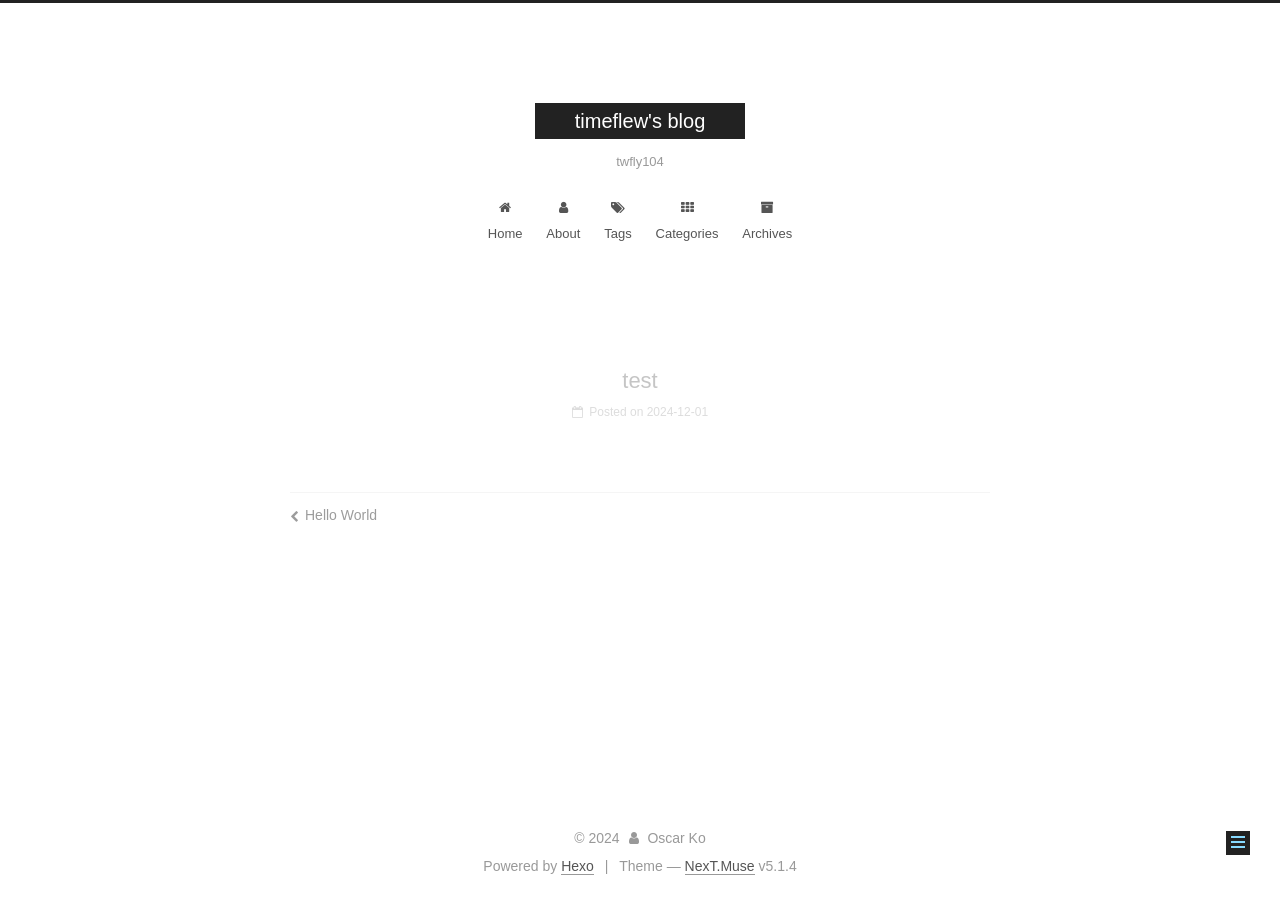
<file: 2024/12/01/test/index.html>
<!DOCTYPE html>



  


<html class="theme-next muse use-motion" lang="zh-TW">
<head>
  <meta charset="UTF-8"/>
<meta http-equiv="X-UA-Compatible" content="IE=edge" />
<meta name="viewport" content="width=device-width, initial-scale=1, maximum-scale=1"/>
<meta name="theme-color" content="#222">









<meta http-equiv="Cache-Control" content="no-transform" />
<meta http-equiv="Cache-Control" content="no-siteapp" />
















  
  
  <link href="/lib/fancybox/source/jquery.fancybox.css?v=2.1.5" rel="stylesheet" type="text/css" />







<link href="/lib/font-awesome/css/font-awesome.min.css?v=4.6.2" rel="stylesheet" type="text/css" />

<link href="/css/main.css?v=5.1.4" rel="stylesheet" type="text/css" />


  <link rel="apple-touch-icon" sizes="180x180" href="/images/apple-touch-icon-next.png?v=5.1.4">


  <link rel="icon" type="image/png" sizes="32x32" href="/images/favicon-32x32-next.png?v=5.1.4">


  <link rel="icon" type="image/png" sizes="16x16" href="/images/favicon-16x16-next.png?v=5.1.4">


  <link rel="mask-icon" href="/images/logo.svg?v=5.1.4" color="#222">





  <meta name="keywords" content="Hexo, NexT" />










<meta name="description" content="我是timeflew，這是我的blog">
<meta property="og:type" content="article">
<meta property="og:title" content="test">
<meta property="og:url" content="https://twfly104.github.io/2024/12/01/test/index.html">
<meta property="og:site_name" content="timeflew&#39;s blog">
<meta property="og:description" content="我是timeflew，這是我的blog">
<meta property="og:locale" content="zh_TW">
<meta property="article:published_time" content="2024-12-01T14:58:05.000Z">
<meta property="article:modified_time" content="2024-12-01T14:58:05.521Z">
<meta property="article:author" content="Oscar Ko">
<meta property="article:tag" content="timeflew">
<meta name="twitter:card" content="summary">



<script type="text/javascript" id="hexo.configurations">
  var NexT = window.NexT || {};
  var CONFIG = {
    root: '',
    scheme: 'Muse',
    version: '5.1.4',
    sidebar: {"position":"left","display":"post","offset":12,"b2t":false,"scrollpercent":false,"onmobile":false},
    fancybox: true,
    tabs: true,
    motion: {"enable":true,"async":false,"transition":{"post_block":"fadeIn","post_header":"slideDownIn","post_body":"slideDownIn","coll_header":"slideLeftIn","sidebar":"slideUpIn"}},
    duoshuo: {
      userId: '0',
      author: 'Author'
    },
    algolia: {
      applicationID: '',
      apiKey: '',
      indexName: '',
      hits: {"per_page":10},
      labels: {"input_placeholder":"Search for Posts","hits_empty":"We didn't find any results for the search: ${query}","hits_stats":"${hits} results found in ${time} ms"}
    }
  };
</script>



  <link rel="canonical" href="https://twfly104.github.io/2024/12/01/test/"/>





  <title>test | timeflew's blog</title>
  








<meta name="generator" content="Hexo 7.3.0"></head>

<body itemscope itemtype="http://schema.org/WebPage" lang="zh-TW">

  
  
    
  

  <div class="container sidebar-position-left page-post-detail">
    <div class="headband"></div>

    <header id="header" class="header" itemscope itemtype="http://schema.org/WPHeader">
      <div class="header-inner"><div class="site-brand-wrapper">
  <div class="site-meta ">
    

    <div class="custom-logo-site-title">
      <a href="/"  class="brand" rel="start">
        <span class="logo-line-before"><i></i></span>
        <span class="site-title">timeflew's blog</span>
        <span class="logo-line-after"><i></i></span>
      </a>
    </div>
      
        <p class="site-subtitle">twfly104</p>
      
  </div>

  <div class="site-nav-toggle">
    <button>
      <span class="btn-bar"></span>
      <span class="btn-bar"></span>
      <span class="btn-bar"></span>
    </button>
  </div>
</div>

<nav class="site-nav">
  

  
    <ul id="menu" class="menu">
      
        
        <li class="menu-item menu-item-home">
          <a href="/%20" rel="section">
            
              <i class="menu-item-icon fa fa-fw fa-home"></i> <br />
            
            Home
          </a>
        </li>
      
        
        <li class="menu-item menu-item-about">
          <a href="/about/%20" rel="section">
            
              <i class="menu-item-icon fa fa-fw fa-user"></i> <br />
            
            About
          </a>
        </li>
      
        
        <li class="menu-item menu-item-tags">
          <a href="/tags/%20" rel="section">
            
              <i class="menu-item-icon fa fa-fw fa-tags"></i> <br />
            
            Tags
          </a>
        </li>
      
        
        <li class="menu-item menu-item-categories">
          <a href="/categories/%20" rel="section">
            
              <i class="menu-item-icon fa fa-fw fa-th"></i> <br />
            
            Categories
          </a>
        </li>
      
        
        <li class="menu-item menu-item-archives">
          <a href="/archives/%20" rel="section">
            
              <i class="menu-item-icon fa fa-fw fa-archive"></i> <br />
            
            Archives
          </a>
        </li>
      

      
    </ul>
  

  
</nav>



 </div>
    </header>

    <main id="main" class="main">
      <div class="main-inner">
        <div class="content-wrap">
          <div id="content" class="content">
            

  <div id="posts" class="posts-expand">
    

  

  
  
  

  <article class="post post-type-normal" itemscope itemtype="http://schema.org/Article">
  
  
  
  <div class="post-block">
    <link itemprop="mainEntityOfPage" href="https://twfly104.github.io/2024/12/01/test/">

    <span hidden itemprop="author" itemscope itemtype="http://schema.org/Person">
      <meta itemprop="name" content="">
      <meta itemprop="description" content="">
      <meta itemprop="image" content="/images/avatar.gif">
    </span>

    <span hidden itemprop="publisher" itemscope itemtype="http://schema.org/Organization">
      <meta itemprop="name" content="timeflew's blog">
    </span>

    
      <header class="post-header">

        
        
          <h1 class="post-title" itemprop="name headline">test</h1>
        

        <div class="post-meta">
          <span class="post-time">
            
              <span class="post-meta-item-icon">
                <i class="fa fa-calendar-o"></i>
              </span>
              
                <span class="post-meta-item-text">Posted on</span>
              
              <time title="Post created" itemprop="dateCreated datePublished" datetime="2024-12-01T22:58:05+08:00">
                2024-12-01
              </time>
            

            

            
          </span>

          

          
            
          

          
          

          

          

          

        </div>
      </header>
    

    
    
    
    <div class="post-body" itemprop="articleBody">

      
      

      
        
      
    </div>
    
    
    

    

    

    

    <footer class="post-footer">
      

      
      
      

      
        <div class="post-nav">
          <div class="post-nav-next post-nav-item">
            
              <a href="/2024/12/01/hello-world/" rel="next" title="Hello World">
                <i class="fa fa-chevron-left"></i> Hello World
              </a>
            
          </div>

          <span class="post-nav-divider"></span>

          <div class="post-nav-prev post-nav-item">
            
          </div>
        </div>
      

      
      
    </footer>
  </div>
  
  
  
  </article>



    <div class="post-spread">
      
    </div>
  </div>


          </div>
          


          

  



        </div>
        
          
  
  <div class="sidebar-toggle">
    <div class="sidebar-toggle-line-wrap">
      <span class="sidebar-toggle-line sidebar-toggle-line-first"></span>
      <span class="sidebar-toggle-line sidebar-toggle-line-middle"></span>
      <span class="sidebar-toggle-line sidebar-toggle-line-last"></span>
    </div>
  </div>

  <aside id="sidebar" class="sidebar">
    
    <div class="sidebar-inner">

      

      

      <section class="site-overview-wrap sidebar-panel sidebar-panel-active">
        <div class="site-overview">
          <div class="site-author motion-element" itemprop="author" itemscope itemtype="http://schema.org/Person">
            
              <p class="site-author-name" itemprop="name"></p>
              <p class="site-description motion-element" itemprop="description"></p>
          </div>

          <nav class="site-state motion-element">

            
              <div class="site-state-item site-state-posts">
              
                <a href="/archives/%20%7C%7C%20archive">
              
                  <span class="site-state-item-count">2</span>
                  <span class="site-state-item-name">posts</span>
                </a>
              </div>
            

            

            

          </nav>

          

          

          
          

          
          

          

        </div>
      </section>

      

      

    </div>
  </aside>


        
      </div>
    </main>

    <footer id="footer" class="footer">
      <div class="footer-inner">
        <div class="copyright">&copy; <span itemprop="copyrightYear">2024</span>
  <span class="with-love">
    <i class="fa fa-user"></i>
  </span>
  <span class="author" itemprop="copyrightHolder">Oscar Ko</span>

  
</div>


  <div class="powered-by">Powered by <a class="theme-link" target="_blank" href="https://hexo.io">Hexo</a></div>



  <span class="post-meta-divider">|</span>



  <div class="theme-info">Theme &mdash; <a class="theme-link" target="_blank" href="https://github.com/iissnan/hexo-theme-next">NexT.Muse</a> v5.1.4</div>




        







        
      </div>
    </footer>

    
      <div class="back-to-top">
        <i class="fa fa-arrow-up"></i>
        
      </div>
    

    

  </div>

  

<script type="text/javascript">
  if (Object.prototype.toString.call(window.Promise) !== '[object Function]') {
    window.Promise = null;
  }
</script>









  












  
  
    <script type="text/javascript" src="/lib/jquery/index.js?v=2.1.3"></script>
  

  
  
    <script type="text/javascript" src="/lib/fastclick/lib/fastclick.min.js?v=1.0.6"></script>
  

  
  
    <script type="text/javascript" src="/lib/jquery_lazyload/jquery.lazyload.js?v=1.9.7"></script>
  

  
  
    <script type="text/javascript" src="/lib/velocity/velocity.min.js?v=1.2.1"></script>
  

  
  
    <script type="text/javascript" src="/lib/velocity/velocity.ui.min.js?v=1.2.1"></script>
  

  
  
    <script type="text/javascript" src="/lib/fancybox/source/jquery.fancybox.pack.js?v=2.1.5"></script>
  


  


  <script type="text/javascript" src="/js/src/utils.js?v=5.1.4"></script>

  <script type="text/javascript" src="/js/src/motion.js?v=5.1.4"></script>



  
  

  
  <script type="text/javascript" src="/js/src/scrollspy.js?v=5.1.4"></script>
<script type="text/javascript" src="/js/src/post-details.js?v=5.1.4"></script>



  


  <script type="text/javascript" src="/js/src/bootstrap.js?v=5.1.4"></script>



  


  




	





  





  












  





  

  

  

  
  

  

  

  

</body>
</html>
</file>
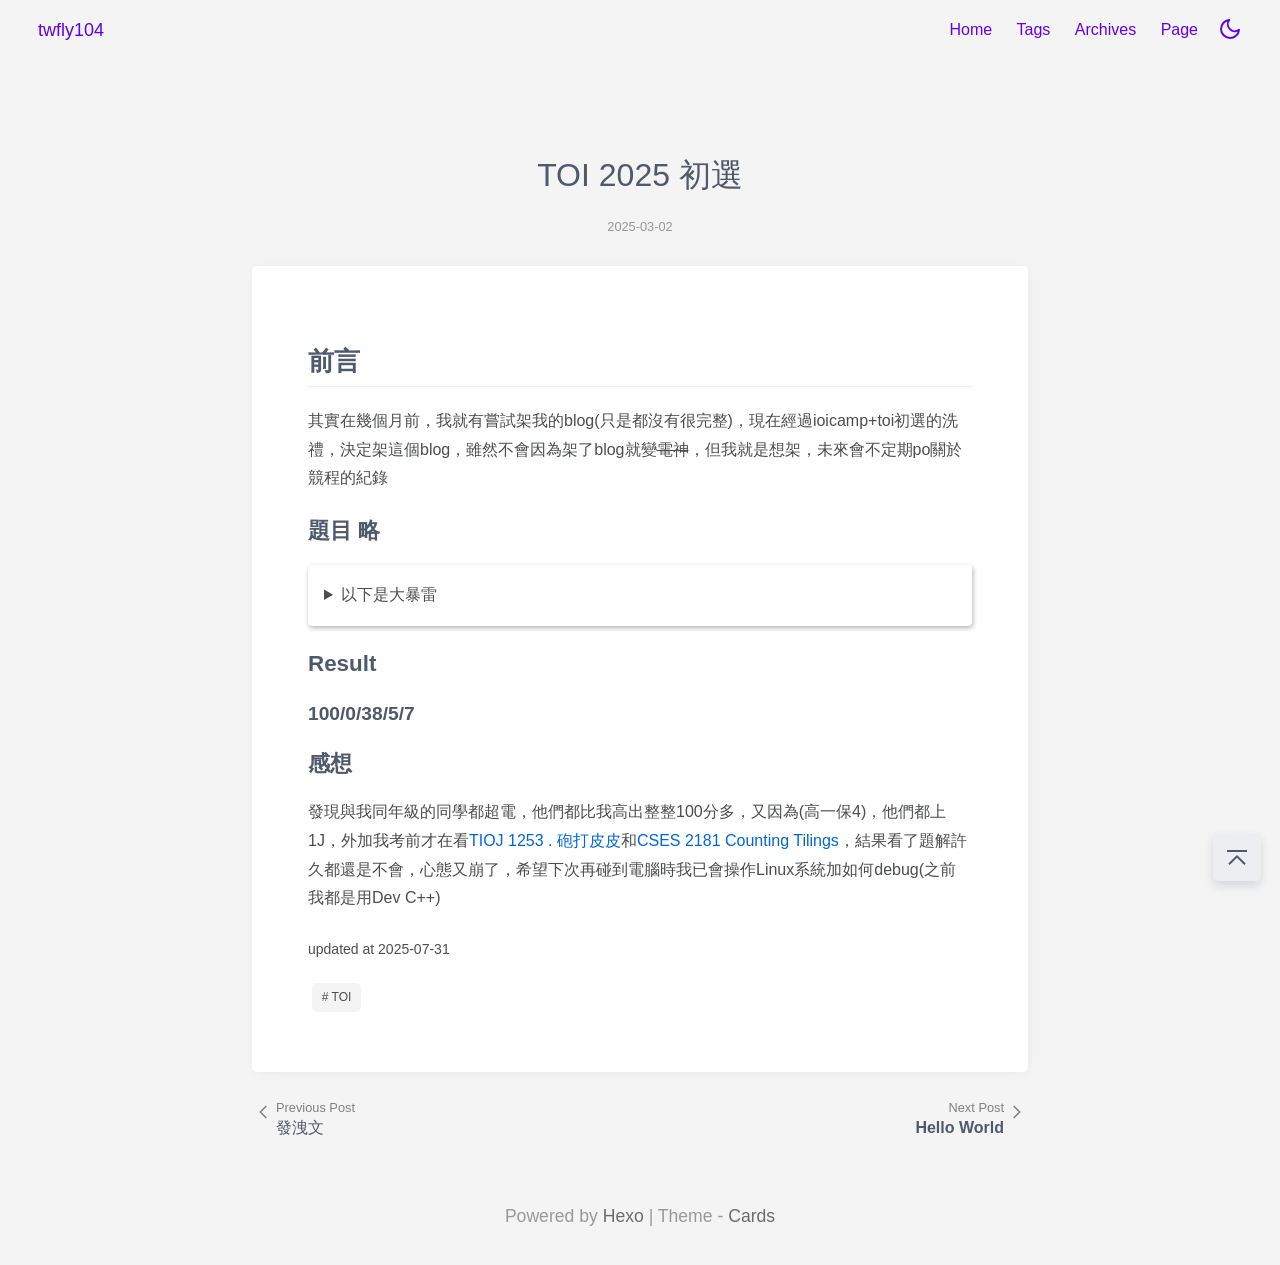
<file: 2025/03/02/2025-toi初選/index.html>
<!DOCTYPE html>
<html lang="en">
    <head>
    <meta charset="utf-8">

    

    <!-- 渲染优化 -->
    <meta name="renderer" content="webkit">
    <meta name="force-rendering" content="webkit">
    <meta http-equiv="X-UA-Compatible" content="IE=Edge,chrome=1">
    <meta name="HandheldFriendly" content="True" >
    <meta name="apple-mobile-web-app-capable" content="yes">
    <meta name="viewport" content="width=device-width, initial-scale=1, maximum-scale=1">

    <!--icon-->

    
    
    
    
    


    <!-- meta -->


<title>TOI 2025 初選 | timeflew&#39;s blog</title>


    <meta name="keywords" content="TOI">




    <!-- OpenGraph -->
 
    <meta name="description" content="前言其實在幾個月前，我就有嘗試架我的blog(只是都沒有很完整)，現在經過ioicamp+toi初選的洗禮，決定架這個blog，雖然不會因為架了blog就變電神，但我就是想架，未來會不定期po關於競程的紀錄 題目 略以下是大暴雷開場先來po記分板 (個人 rk 131&#x2F;364)(看來1J沒望了) 00:05 A 0讀完A，本想說就直接做(結果因為這個決定，導致我第一個AC submiss">
<meta property="og:type" content="article">
<meta property="og:title" content="TOI 2025 初選">
<meta property="og:url" content="http://example.com/2025/03/02/2025-toi%E5%88%9D%E9%81%B8/index.html">
<meta property="og:site_name" content="timeflew&#39;s blog">
<meta property="og:description" content="前言其實在幾個月前，我就有嘗試架我的blog(只是都沒有很完整)，現在經過ioicamp+toi初選的洗禮，決定架這個blog，雖然不會因為架了blog就變電神，但我就是想架，未來會不定期po關於競程的紀錄 題目 略以下是大暴雷開場先來po記分板 (個人 rk 131&#x2F;364)(看來1J沒望了) 00:05 A 0讀完A，本想說就直接做(結果因為這個決定，導致我第一個AC submiss">
<meta property="og:locale" content="en_US">
<meta property="article:published_time" content="2025-03-02T14:48:19.000Z">
<meta property="article:author" content="Oscar Ko">
<meta property="article:tag" content="TOI">
<meta name="twitter:card" content="summary_large_image">


    
<link rel="stylesheet" href="/css/style/main.css">
 

    
    
    

    
    
<link rel="stylesheet" href="/css/style/dark.css">

    
<script src="/js/darkmode.js"></script>



     

    <!-- custom head -->

<meta name="generator" content="Hexo 7.3.0"></head>

    <body>
        <div id="app" tabindex="-1">
            <header class="header">
    <div class="header__left">
        <a href="/" class="button">
            <span class="logo__text">twfly104</span>
        </a>
    </div>
    <div class="header__right">
        
            <div class="navbar__menus">
                
                    <a href="/" class="navbar-menu button">Home</a>
                
                    <a href="/tags/" class="navbar-menu button">Tags</a>
                
                    <a href="/archives/" class="navbar-menu button">Archives</a>
                
                    <a href="/page/" class="navbar-menu button">Page</a>
                
            </div>
        
        
        

        
        
    <a href="javaScript:void(0);" id="btn-toggle-dark">
        <svg xmlns="http://www.w3.org/2000/svg" width="24" height="24" viewBox="0 0 24 24" fill="none" stroke="currentColor" stroke-width="2" stroke-linecap="round" stroke-linejoin="round"><path d="M21 12.79A9 9 0 1 1 11.21 3 7 7 0 0 0 21 12.79z"></path></svg>
    </a>


        
            <a class="dropdown-icon button" id="btn-dropdown" tabindex="0"><svg xmlns="http://www.w3.org/2000/svg" viewBox="0 0 20 20" width='24' height='24' fill="none" stroke="currentColor" stroke-width="0.7" stroke-linecap="round" stroke-linejoin="round"><path fill="currentColor" d="M3.314,4.8h13.372c0.41,0,0.743-0.333,0.743-0.743c0-0.41-0.333-0.743-0.743-0.743H3.314c-0.41,0-0.743,0.333-0.743,0.743C2.571,4.467,2.904,4.8,3.314,4.8z M16.686,15.2H3.314c-0.41,0-0.743,0.333-0.743,0.743s0.333,0.743,0.743,0.743h13.372c0.41,0,0.743-0.333,0.743-0.743S17.096,15.2,16.686,15.2z M16.686,9.257H3.314c-0.41,0-0.743,0.333-0.743,0.743s0.333,0.743,0.743,0.743h13.372c0.41,0,0.743-0.333,0.743-0.743S17.096,9.257,16.686,9.257z"></path></svg></a>
            <div class="dropdown-menus" id="dropdown-menus">
                
                    <a href="/" class="dropdown-menu button">Home</a>
                
                    <a href="/tags/" class="dropdown-menu button">Tags</a>
                
                    <a href="/archives/" class="dropdown-menu button">Archives</a>
                
                    <a href="/page/" class="dropdown-menu button">Page</a>
                
            </div>
        
    </div>
</header>


            <main class="main">
    

<div class="post-title">
    <h1 class="post-title__text">
        TOI 2025 初選
    </h1>
    <div class="post-title__meta">
        <a href="/archives/2025/03/" class="post-meta__date button">2025-03-02</a>
        
 
        
    
    


 

 
    </div>
</div>



<article class="post content-card">
    <div class="post__header"></div>
    <div class="post__content">
        <h2 id="前言"><a href="#前言" class="headerlink" title="前言"></a>前言</h2><p>其實在幾個月前，我就有嘗試架我的blog(只是都沒有很完整)，現在經過ioicamp+toi初選的洗禮，決定架這個blog，雖然不會因為架了blog就變<del>電神</del>，但我就是想架，未來會不定期po關於競程的紀錄</p>
<h3 id="題目-略"><a href="#題目-略" class="headerlink" title="題目 略"></a>題目 略</h3><details ><summary>以下是大暴雷</summary><div class="fold-content"><h3 id="開場"><a href="#開場" class="headerlink" title="開場"></a>開場</h3><p>先來po<a target="_blank" rel="noopener" href="https://aacpschool.github.io/2025/2025toi/ranking/index.html">記分板</a> (<a target="_blank" rel="noopener" href="https://aacpschool.github.io/2025/2025toi/ranking/index.html#25T359">個人 rk 131&#x2F;364</a>)(看來1J沒望了)</p>
<h4 id="00-05-A-0"><a href="#00-05-A-0" class="headerlink" title="00:05 A 0"></a>00:05 A 0</h4><p>讀完A，本想說就直接做(結果因為這個決定，導致我第一個AC submission隔了約2小時，原因我不會Linux也不會再用vs code的terminal外加debug)</p>
<h4 id="00-53-C-0"><a href="#00-53-C-0" class="headerlink" title="00:53 C 0"></a>00:53 C 0</h4><p>心態崩了，簽到題沒拿到，於是就看了B像盒內塔，就直接跳過看接下來的C題，想一下發現第2子題可用stack維護，於是一發下去WA</p>
<h4 id="01-43-E-7"><a href="#01-43-E-7" class="headerlink" title="01:43 E 7"></a>01:43 E 7</h4><p>本想說我圖論超強(我會dijkstra, bellman, floyd…)，結過這題直接嗆我，我不會建圖，只寫出第1子題，我相信正常人都一定想的到</p>
<h4 id="01-45-A-0"><a href="#01-45-A-0" class="headerlink" title="01:45 A 0"></a>01:45 A 0</h4><p>嘗試A許久才發現我讀錯題目了:(，將取連續數字1在最大長度計算成連續數字1最長前綴</p>
<h4 id="01-58-A-100"><a href="#01-58-A-100" class="headerlink" title="01:58 A 100"></a>01:58 A <font color="00ff00">100</font></h4><p>改一下，終於拿到第一個AC(其實，在此刻就知道我已經沒料了)</p>
<h4 id="02-08-C-38"><a href="#02-08-C-38" class="headerlink" title="02:08 C 38"></a>02:08 C 38</h4><p>再改一下，耶，拿到第2子題38分(賽後才發現這題超多人AC)</p>
<h4 id="02-58-D-5"><a href="#02-58-D-5" class="headerlink" title="02:58 D 5"></a>02:58 D 5</h4><p>在B、C打轉許久，才硬著頭皮閱讀完D，觀察一下，就發現第1子題就只是國小的數學題罷了</p></div></details>
<h3 id="Result"><a href="#Result" class="headerlink" title="Result"></a>Result</h3><h4 id="100-0-38-5-7"><a href="#100-0-38-5-7" class="headerlink" title="100&#x2F;0&#x2F;38&#x2F;5&#x2F;7"></a>100&#x2F;0&#x2F;38&#x2F;5&#x2F;7</h4><h3 id="感想"><a href="#感想" class="headerlink" title="感想"></a>感想</h3><p>發現與我同年級的同學都超電，他們都比我高出整整100分多，又因為(高一保4)，他們都上1J，外加我考前才在看<a target="_blank" rel="noopener" href="https://tioj.ck.tp.edu.tw/problems/1253">TIOJ 1253 . 砲打皮皮</a>和<a target="_blank" rel="noopener" href="https://cses.fi/problemset/task/2181/">CSES 2181 Counting Tilings</a>，結果看了題解許久都還是不會，心態又崩了，希望下次再碰到電腦時我已會操作Linux系統加如何debug(之前我都是用Dev C++)</p>

    </div>
     
    <div class="post-footer__meta"><p>updated at 2025-07-31</p></div> 
    <div class="post-entry__tags"><a href="/tags/TOI/" class="post-tags__link button"># TOI</a></div> 
</article>


    <div class="nav">
        <div class="nav__prev">
            
                <a href="/2025/07/30/%E7%99%BC%E6%B4%A9%E6%96%87/" class="nav__link">
                    <div>
                        <svg viewBox="0 0 1024 1024" xmlns="http://www.w3.org/2000/svg" width="24" height="24"><path d="M589.088 790.624L310.464 512l278.624-278.624 45.248 45.248L400.96 512l233.376 233.376z" fill="#808080"></path></svg>
                    </div>
                    <div>
                        <div class="nav__label">
                            Previous Post
                        </div>
                        <div class="nav__title">
                            發洩文
                        </div>
                    </div>
                </a>
            
        </div>
        <div class="nav__next">
            
                <a href="/2025/03/02/hello-world/" class="nav__link">
                    <div>
                        <div class="nav__label">
                            Next Post
                        </div>
                        <div class="nav__title">
                            Hello World
                        </div>
                    </div>
                    <div>
                        <svg viewBox="0 0 1024 1024" xmlns="http://www.w3.org/2000/svg" width="24" height="24"><path d="M434.944 790.624l-45.248-45.248L623.04 512l-233.376-233.376 45.248-45.248L713.568 512z" fill="#808080"></path></svg>
                    </div>
                </a>
            
        </div>
    </div>





</main>

            <footer class="footer">
     
    <a href="#" class="button" id="b2t" aria-label="Back to Top" title="Back to Top">
        <svg xmlns="http://www.w3.org/2000/svg" viewBox="0 0 1024 1024" width="32" height="32">
            <path d="M233.376 722.752L278.624 768 512 534.624 745.376 768l45.248-45.248L512 444.128zM192 352h640V288H192z" fill="currentColor"></path>
        </svg>
    </a>

    


    
     
 

 
    
    
    <p>Powered by <a href="https://hexo.io" target="_blank">Hexo</a> | Theme - <a href="https://github.com/ChrAlpha/hexo-theme-cards" target="_blank">Cards</a></p>
</footer>

        </div>
         

 

 

 

 



 



 


    
 

 

 

 

 

 




    </body>
</html>
</file>
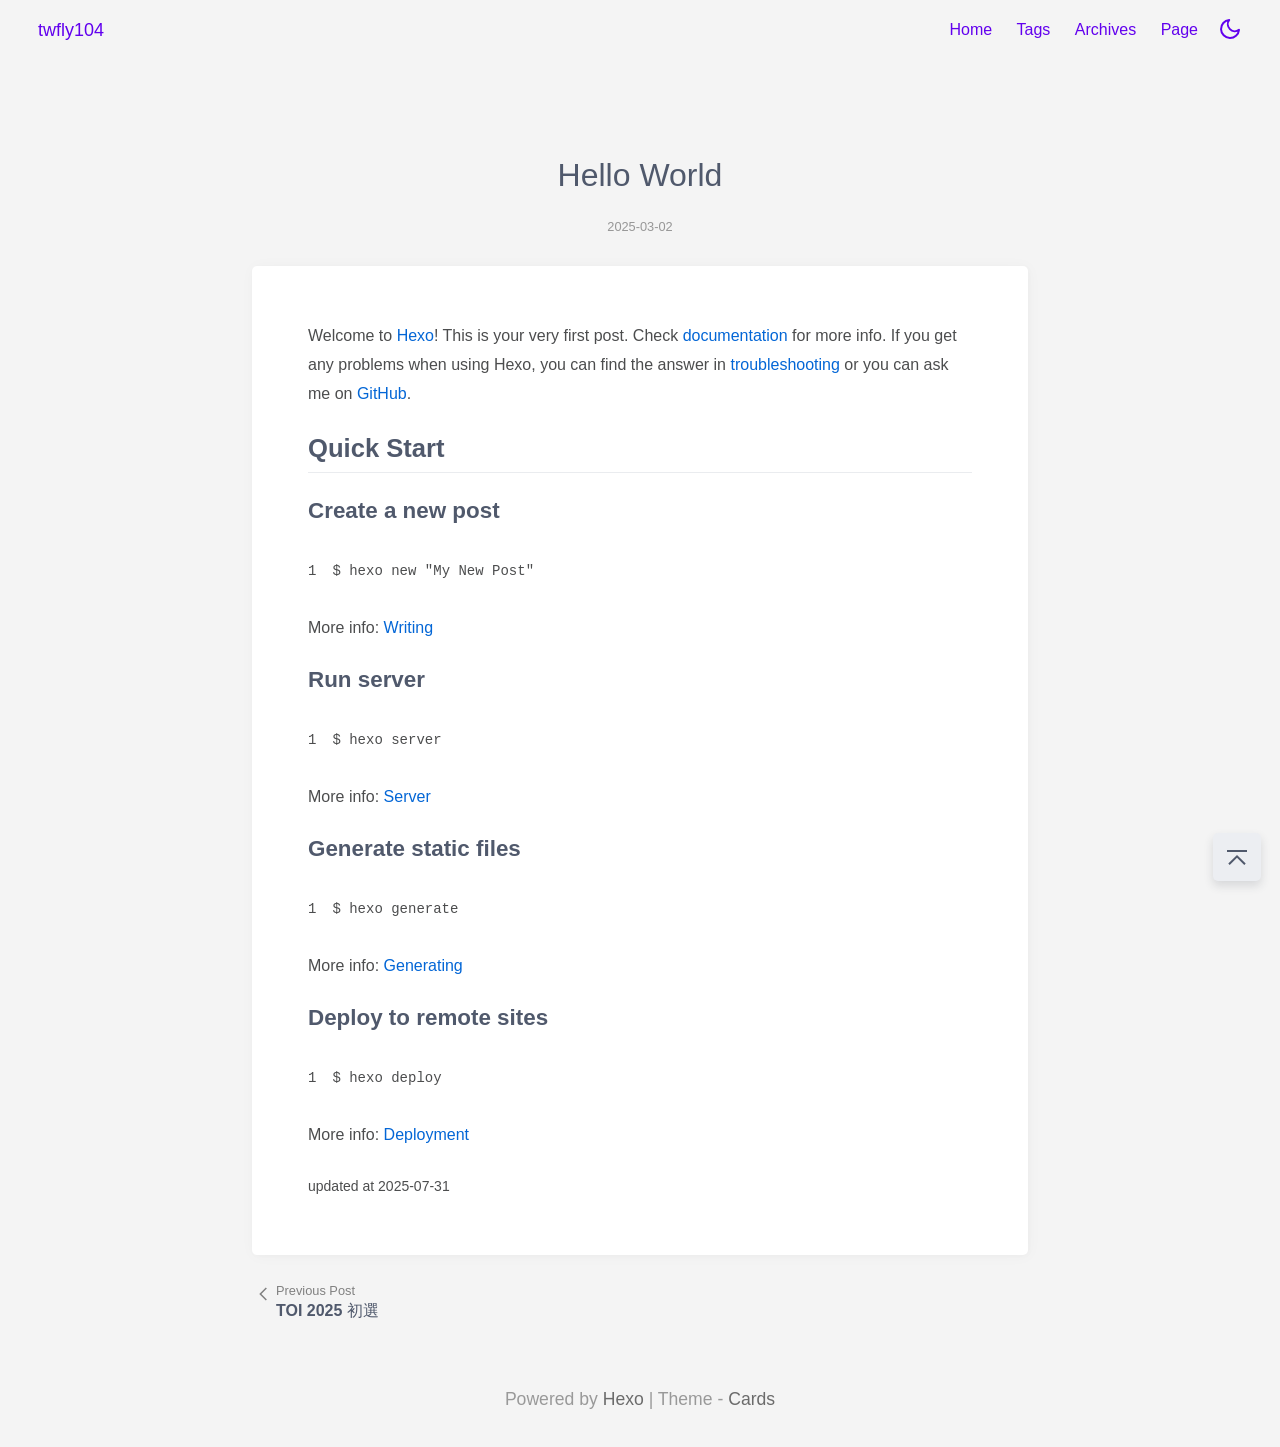
<file: 2025/03/02/hello-world/index.html>
<!DOCTYPE html>
<html lang="en">
    <head>
    <meta charset="utf-8">

    

    <!-- 渲染优化 -->
    <meta name="renderer" content="webkit">
    <meta name="force-rendering" content="webkit">
    <meta http-equiv="X-UA-Compatible" content="IE=Edge,chrome=1">
    <meta name="HandheldFriendly" content="True" >
    <meta name="apple-mobile-web-app-capable" content="yes">
    <meta name="viewport" content="width=device-width, initial-scale=1, maximum-scale=1">

    <!--icon-->

    
    
    
    
    


    <!-- meta -->


<title>Hello World | timeflew&#39;s blog</title>





    <!-- OpenGraph -->
 
    <meta name="description" content="Welcome to Hexo! This is your very first post. Check documentation for more info. If you get any problems when using Hexo, you can find the answer in troubleshooting or you can ask me on GitHub. Quick">
<meta property="og:type" content="article">
<meta property="og:title" content="Hello World">
<meta property="og:url" content="http://example.com/2025/03/02/hello-world/index.html">
<meta property="og:site_name" content="timeflew&#39;s blog">
<meta property="og:description" content="Welcome to Hexo! This is your very first post. Check documentation for more info. If you get any problems when using Hexo, you can find the answer in troubleshooting or you can ask me on GitHub. Quick">
<meta property="og:locale" content="en_US">
<meta property="article:published_time" content="2025-03-02T14:16:28.380Z">
<meta property="article:author" content="Oscar Ko">
<meta name="twitter:card" content="summary_large_image">


    
<link rel="stylesheet" href="/css/style/main.css">
 

    
    
    

    
    
<link rel="stylesheet" href="/css/style/dark.css">

    
<script src="/js/darkmode.js"></script>



     

    <!-- custom head -->

<meta name="generator" content="Hexo 7.3.0"></head>

    <body>
        <div id="app" tabindex="-1">
            <header class="header">
    <div class="header__left">
        <a href="/" class="button">
            <span class="logo__text">twfly104</span>
        </a>
    </div>
    <div class="header__right">
        
            <div class="navbar__menus">
                
                    <a href="/" class="navbar-menu button">Home</a>
                
                    <a href="/tags/" class="navbar-menu button">Tags</a>
                
                    <a href="/archives/" class="navbar-menu button">Archives</a>
                
                    <a href="/page/" class="navbar-menu button">Page</a>
                
            </div>
        
        
        

        
        
    <a href="javaScript:void(0);" id="btn-toggle-dark">
        <svg xmlns="http://www.w3.org/2000/svg" width="24" height="24" viewBox="0 0 24 24" fill="none" stroke="currentColor" stroke-width="2" stroke-linecap="round" stroke-linejoin="round"><path d="M21 12.79A9 9 0 1 1 11.21 3 7 7 0 0 0 21 12.79z"></path></svg>
    </a>


        
            <a class="dropdown-icon button" id="btn-dropdown" tabindex="0"><svg xmlns="http://www.w3.org/2000/svg" viewBox="0 0 20 20" width='24' height='24' fill="none" stroke="currentColor" stroke-width="0.7" stroke-linecap="round" stroke-linejoin="round"><path fill="currentColor" d="M3.314,4.8h13.372c0.41,0,0.743-0.333,0.743-0.743c0-0.41-0.333-0.743-0.743-0.743H3.314c-0.41,0-0.743,0.333-0.743,0.743C2.571,4.467,2.904,4.8,3.314,4.8z M16.686,15.2H3.314c-0.41,0-0.743,0.333-0.743,0.743s0.333,0.743,0.743,0.743h13.372c0.41,0,0.743-0.333,0.743-0.743S17.096,15.2,16.686,15.2z M16.686,9.257H3.314c-0.41,0-0.743,0.333-0.743,0.743s0.333,0.743,0.743,0.743h13.372c0.41,0,0.743-0.333,0.743-0.743S17.096,9.257,16.686,9.257z"></path></svg></a>
            <div class="dropdown-menus" id="dropdown-menus">
                
                    <a href="/" class="dropdown-menu button">Home</a>
                
                    <a href="/tags/" class="dropdown-menu button">Tags</a>
                
                    <a href="/archives/" class="dropdown-menu button">Archives</a>
                
                    <a href="/page/" class="dropdown-menu button">Page</a>
                
            </div>
        
    </div>
</header>


            <main class="main">
    

<div class="post-title">
    <h1 class="post-title__text">
        Hello World
    </h1>
    <div class="post-title__meta">
        <a href="/archives/2025/03/" class="post-meta__date button">2025-03-02</a>
        
 
        
    
    


 

 
    </div>
</div>



<article class="post content-card">
    <div class="post__header"></div>
    <div class="post__content">
        <p>Welcome to <a target="_blank" rel="noopener" href="https://hexo.io/">Hexo</a>! This is your very first post. Check <a target="_blank" rel="noopener" href="https://hexo.io/docs/">documentation</a> for more info. If you get any problems when using Hexo, you can find the answer in <a target="_blank" rel="noopener" href="https://hexo.io/docs/troubleshooting.html">troubleshooting</a> or you can ask me on <a target="_blank" rel="noopener" href="https://github.com/hexojs/hexo/issues">GitHub</a>.</p>
<h2 id="Quick-Start"><a href="#Quick-Start" class="headerlink" title="Quick Start"></a>Quick Start</h2><h3 id="Create-a-new-post"><a href="#Create-a-new-post" class="headerlink" title="Create a new post"></a>Create a new post</h3><figure class="highlight bash"><table><tr><td class="gutter"><pre><span class="line">1</span><br></pre></td><td class="code"><pre><span class="line">$ hexo new <span class="string">&quot;My New Post&quot;</span></span><br></pre></td></tr></table></figure>

<p>More info: <a target="_blank" rel="noopener" href="https://hexo.io/docs/writing.html">Writing</a></p>
<h3 id="Run-server"><a href="#Run-server" class="headerlink" title="Run server"></a>Run server</h3><figure class="highlight bash"><table><tr><td class="gutter"><pre><span class="line">1</span><br></pre></td><td class="code"><pre><span class="line">$ hexo server</span><br></pre></td></tr></table></figure>

<p>More info: <a target="_blank" rel="noopener" href="https://hexo.io/docs/server.html">Server</a></p>
<h3 id="Generate-static-files"><a href="#Generate-static-files" class="headerlink" title="Generate static files"></a>Generate static files</h3><figure class="highlight bash"><table><tr><td class="gutter"><pre><span class="line">1</span><br></pre></td><td class="code"><pre><span class="line">$ hexo generate</span><br></pre></td></tr></table></figure>

<p>More info: <a target="_blank" rel="noopener" href="https://hexo.io/docs/generating.html">Generating</a></p>
<h3 id="Deploy-to-remote-sites"><a href="#Deploy-to-remote-sites" class="headerlink" title="Deploy to remote sites"></a>Deploy to remote sites</h3><figure class="highlight bash"><table><tr><td class="gutter"><pre><span class="line">1</span><br></pre></td><td class="code"><pre><span class="line">$ hexo deploy</span><br></pre></td></tr></table></figure>

<p>More info: <a target="_blank" rel="noopener" href="https://hexo.io/docs/one-command-deployment.html">Deployment</a></p>

    </div>
     
    <div class="post-footer__meta"><p>updated at 2025-07-31</p></div> 
    <div class="post-entry__tags"></div> 
</article>


    <div class="nav">
        <div class="nav__prev">
            
                <a href="/2025/03/02/2025-toi%E5%88%9D%E9%81%B8/" class="nav__link">
                    <div>
                        <svg viewBox="0 0 1024 1024" xmlns="http://www.w3.org/2000/svg" width="24" height="24"><path d="M589.088 790.624L310.464 512l278.624-278.624 45.248 45.248L400.96 512l233.376 233.376z" fill="#808080"></path></svg>
                    </div>
                    <div>
                        <div class="nav__label">
                            Previous Post
                        </div>
                        <div class="nav__title">
                            TOI 2025 初選
                        </div>
                    </div>
                </a>
            
        </div>
        <div class="nav__next">
            
        </div>
    </div>





</main>

            <footer class="footer">
     
    <a href="#" class="button" id="b2t" aria-label="Back to Top" title="Back to Top">
        <svg xmlns="http://www.w3.org/2000/svg" viewBox="0 0 1024 1024" width="32" height="32">
            <path d="M233.376 722.752L278.624 768 512 534.624 745.376 768l45.248-45.248L512 444.128zM192 352h640V288H192z" fill="currentColor"></path>
        </svg>
    </a>

    


    
     
 

 
    
    
    <p>Powered by <a href="https://hexo.io" target="_blank">Hexo</a> | Theme - <a href="https://github.com/ChrAlpha/hexo-theme-cards" target="_blank">Cards</a></p>
</footer>

        </div>
         

 

 

 

 



 



 


    
 

 

 

 

 

 




    </body>
</html>
</file>
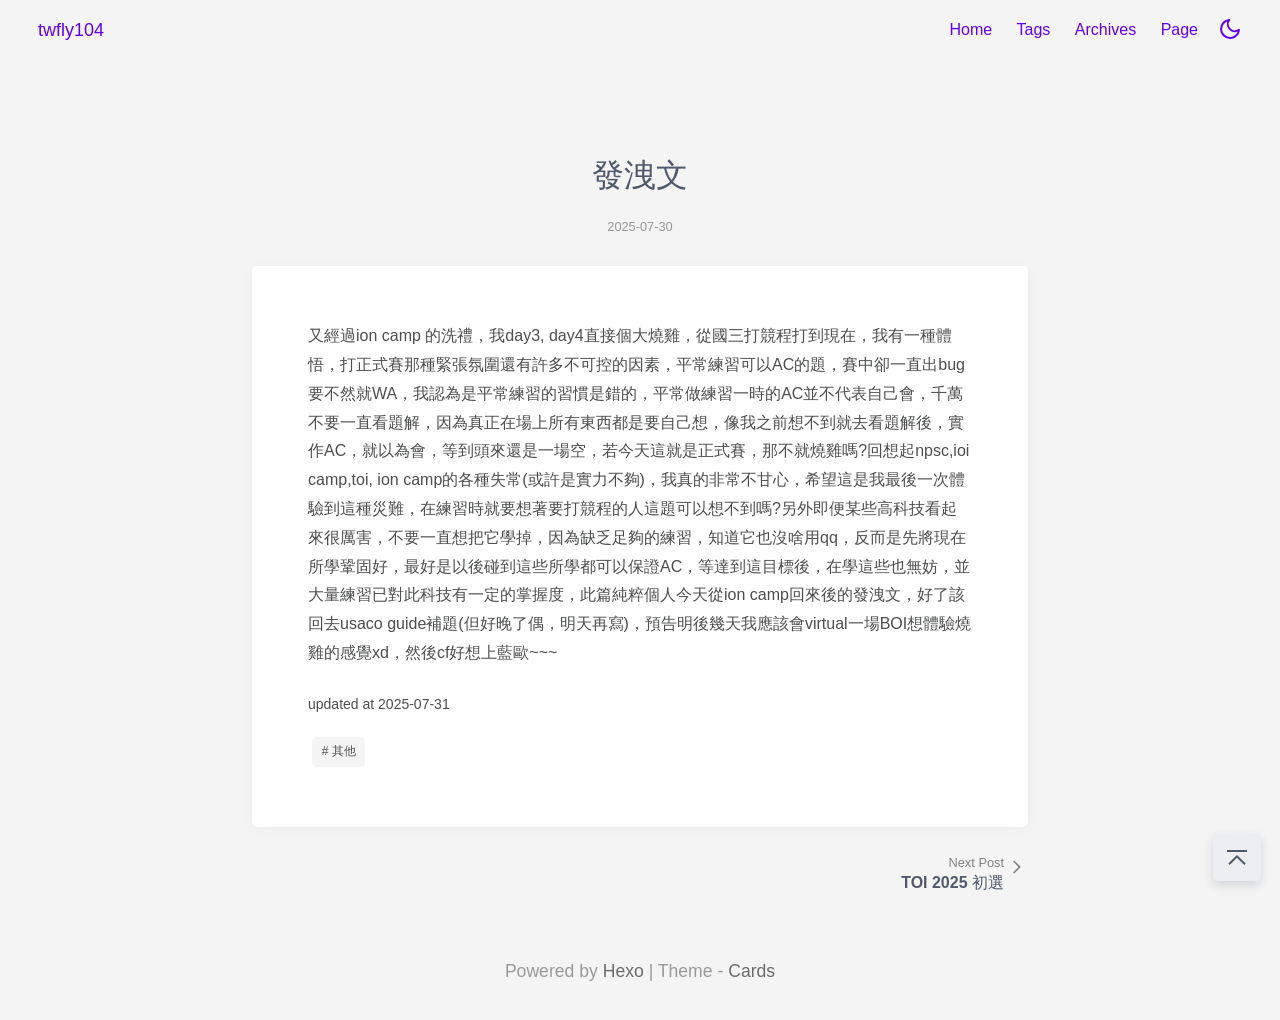
<file: 2025/07/30/發洩文/index.html>
<!DOCTYPE html>
<html lang="en">
    <head>
    <meta charset="utf-8">

    

    <!-- 渲染优化 -->
    <meta name="renderer" content="webkit">
    <meta name="force-rendering" content="webkit">
    <meta http-equiv="X-UA-Compatible" content="IE=Edge,chrome=1">
    <meta name="HandheldFriendly" content="True" >
    <meta name="apple-mobile-web-app-capable" content="yes">
    <meta name="viewport" content="width=device-width, initial-scale=1, maximum-scale=1">

    <!--icon-->

    
    
    
    
    


    <!-- meta -->


<title>發洩文 | timeflew&#39;s blog</title>


    <meta name="keywords" content="其他">




    <!-- OpenGraph -->
 
    <meta name="description" content="又經過ion camp 的洗禮，我day3, day4直接個大燒雞，從國三打競程打到現在，我有一種體悟，打正式賽那種緊張氛圍還有許多不可控的因素，平常練習可以AC的題，賽中卻一直出bug要不然就WA，我認為是平常練習的習慣是錯的，平常做練習一時的AC並不代表自己會，千萬不要一直看題解，因為真正在場上所有東西都是要自己想，像我之前想不到就去看題解後，實作AC，就以為會，等到頭來還是一場空，若今天這就">
<meta property="og:type" content="article">
<meta property="og:title" content="發洩文">
<meta property="og:url" content="http://example.com/2025/07/30/%E7%99%BC%E6%B4%A9%E6%96%87/index.html">
<meta property="og:site_name" content="timeflew&#39;s blog">
<meta property="og:description" content="又經過ion camp 的洗禮，我day3, day4直接個大燒雞，從國三打競程打到現在，我有一種體悟，打正式賽那種緊張氛圍還有許多不可控的因素，平常練習可以AC的題，賽中卻一直出bug要不然就WA，我認為是平常練習的習慣是錯的，平常做練習一時的AC並不代表自己會，千萬不要一直看題解，因為真正在場上所有東西都是要自己想，像我之前想不到就去看題解後，實作AC，就以為會，等到頭來還是一場空，若今天這就">
<meta property="og:locale" content="en_US">
<meta property="article:published_time" content="2025-07-29T16:00:00.000Z">
<meta property="article:author" content="Oscar Ko">
<meta property="article:tag" content="其他">
<meta name="twitter:card" content="summary_large_image">


    
<link rel="stylesheet" href="/css/style/main.css">
 

    
    
    

    
    
<link rel="stylesheet" href="/css/style/dark.css">

    
<script src="/js/darkmode.js"></script>



     

    <!-- custom head -->

<meta name="generator" content="Hexo 7.3.0"></head>

    <body>
        <div id="app" tabindex="-1">
            <header class="header">
    <div class="header__left">
        <a href="/" class="button">
            <span class="logo__text">twfly104</span>
        </a>
    </div>
    <div class="header__right">
        
            <div class="navbar__menus">
                
                    <a href="/" class="navbar-menu button">Home</a>
                
                    <a href="/tags/" class="navbar-menu button">Tags</a>
                
                    <a href="/archives/" class="navbar-menu button">Archives</a>
                
                    <a href="/page/" class="navbar-menu button">Page</a>
                
            </div>
        
        
        

        
        
    <a href="javaScript:void(0);" id="btn-toggle-dark">
        <svg xmlns="http://www.w3.org/2000/svg" width="24" height="24" viewBox="0 0 24 24" fill="none" stroke="currentColor" stroke-width="2" stroke-linecap="round" stroke-linejoin="round"><path d="M21 12.79A9 9 0 1 1 11.21 3 7 7 0 0 0 21 12.79z"></path></svg>
    </a>


        
            <a class="dropdown-icon button" id="btn-dropdown" tabindex="0"><svg xmlns="http://www.w3.org/2000/svg" viewBox="0 0 20 20" width='24' height='24' fill="none" stroke="currentColor" stroke-width="0.7" stroke-linecap="round" stroke-linejoin="round"><path fill="currentColor" d="M3.314,4.8h13.372c0.41,0,0.743-0.333,0.743-0.743c0-0.41-0.333-0.743-0.743-0.743H3.314c-0.41,0-0.743,0.333-0.743,0.743C2.571,4.467,2.904,4.8,3.314,4.8z M16.686,15.2H3.314c-0.41,0-0.743,0.333-0.743,0.743s0.333,0.743,0.743,0.743h13.372c0.41,0,0.743-0.333,0.743-0.743S17.096,15.2,16.686,15.2z M16.686,9.257H3.314c-0.41,0-0.743,0.333-0.743,0.743s0.333,0.743,0.743,0.743h13.372c0.41,0,0.743-0.333,0.743-0.743S17.096,9.257,16.686,9.257z"></path></svg></a>
            <div class="dropdown-menus" id="dropdown-menus">
                
                    <a href="/" class="dropdown-menu button">Home</a>
                
                    <a href="/tags/" class="dropdown-menu button">Tags</a>
                
                    <a href="/archives/" class="dropdown-menu button">Archives</a>
                
                    <a href="/page/" class="dropdown-menu button">Page</a>
                
            </div>
        
    </div>
</header>


            <main class="main">
    

<div class="post-title">
    <h1 class="post-title__text">
        發洩文
    </h1>
    <div class="post-title__meta">
        <a href="/archives/2025/07/" class="post-meta__date button">2025-07-30</a>
        
 
        
    
    


 

 
    </div>
</div>



<article class="post content-card">
    <div class="post__header"></div>
    <div class="post__content">
        <p>又經過ion camp 的洗禮，我day3, day4直接個大燒雞，從國三打競程打到現在，我有一種體悟，打正式賽那種緊張氛圍還有許多不可控的因素，平常練習可以AC的題，賽中卻一直出bug要不然就WA，我認為是平常練習的習慣是錯的，平常做練習一時的AC並不代表自己會，千萬不要一直看題解，因為真正在場上所有東西都是要自己想，像我之前想不到就去看題解後，實作AC，就以為會，等到頭來還是一場空，若今天這就是正式賽，那不就燒雞嗎?回想起npsc,ioi camp,toi, ion camp的各種失常(或許是實力不夠)，我真的非常不甘心，希望這是我最後一次體驗到這種災難，在練習時就要想著要打競程的人這題可以想不到嗎?另外即便某些高科技看起來很厲害，不要一直想把它學掉，因為缺乏足夠的練習，知道它也沒啥用qq，反而是先將現在所學鞏固好，最好是以後碰到這些所學都可以保證AC，等達到這目標後，在學這些也無妨，並大量練習已對此科技有一定的掌握度，此篇純粹個人今天從ion camp回來後的發洩文，好了該回去usaco guide補題(但好晚了偶，明天再寫)，預告明後幾天我應該會virtual一場BOI想體驗燒雞的感覺xd，然後cf好想上藍歐~~~</p>

    </div>
     
    <div class="post-footer__meta"><p>updated at 2025-07-31</p></div> 
    <div class="post-entry__tags"><a href="/tags/%E5%85%B6%E4%BB%96/" class="post-tags__link button"># 其他</a></div> 
</article>


    <div class="nav">
        <div class="nav__prev">
            
        </div>
        <div class="nav__next">
            
                <a href="/2025/03/02/2025-toi%E5%88%9D%E9%81%B8/" class="nav__link">
                    <div>
                        <div class="nav__label">
                            Next Post
                        </div>
                        <div class="nav__title">
                            TOI 2025 初選
                        </div>
                    </div>
                    <div>
                        <svg viewBox="0 0 1024 1024" xmlns="http://www.w3.org/2000/svg" width="24" height="24"><path d="M434.944 790.624l-45.248-45.248L623.04 512l-233.376-233.376 45.248-45.248L713.568 512z" fill="#808080"></path></svg>
                    </div>
                </a>
            
        </div>
    </div>





</main>

            <footer class="footer">
     
    <a href="#" class="button" id="b2t" aria-label="Back to Top" title="Back to Top">
        <svg xmlns="http://www.w3.org/2000/svg" viewBox="0 0 1024 1024" width="32" height="32">
            <path d="M233.376 722.752L278.624 768 512 534.624 745.376 768l45.248-45.248L512 444.128zM192 352h640V288H192z" fill="currentColor"></path>
        </svg>
    </a>

    


    
     
 

 
    
    
    <p>Powered by <a href="https://hexo.io" target="_blank">Hexo</a> | Theme - <a href="https://github.com/ChrAlpha/hexo-theme-cards" target="_blank">Cards</a></p>
</footer>

        </div>
         

 

 

 

 



 



 


    
 

 

 

 

 

 




    </body>
</html>
</file>
<file: css/style/main.css>
:root {
  --main-color: #6200ee;
  --bg-color: #f4f4f4;
  --bg-content-color: #fff;
  --bg-menu: #eceef2;
  --bg-tag-color: #f4f4f4;
  --bg-code: #eee;
  --bg-codeblock: #f8f8f8;
  --body-color: #4c4d4e;
  --title-color: #50596c;
  --border-color: rgba(0,0,0,0.1);
  --space: 3.5rem;
  --content-width: 776px;
}
::-webkit-scrollbar {
  width: 0.55rem !important;
  height: 0.4rem !important;
  background: 0 0 !important;
}
::-webkit-scrollbar-thumb {
  background: #b5b5b5 !important;
}
@media screen and (max-width: 762px) {
  ::-webkit-scrollbar {
    width: 0.25rem !important;
    height: 0.16rem !important;
  }
}
html,
body {
  scroll-behavior: smooth;
}
body {
  --base-font-size: 16px;
  font-size: var(--base-font-size);
  font-weight: 400;
  font-family: -apple-system, BlinkMacSystemFont, Segoe UI, Helvetica, Arial, sans-serif, Apple Color Emoji, Segoe UI Emoji;
  background-color: var(--bg-color);
  color: var(--body-color);
  -webkit-transition: color 0.6s, background-color 0.6s;
  -o-transition: color 0.6s, background-color 0.6s;
  transition: color 0.6s, background-color 0.6s;
  margin: 0;
  padding: 0;
  line-height: 1.8;
}
::selection {
  color: #fff;
  background-color: #318efd;
}
::-moz-selection {
  color: #fff;
  background-color: #318efd;
}
@media screen and (max-width: 650px) {
  body {
    --space: 1.5rem;
  }
}
article,
aside,
figure,
details,
footer,
header,
nav,
section {
  display: block;
}
.main {
  margin: 0 auto;
  padding: 1.5vw 12px 0;
}
.main.tagscloud,
.main.links {
  margin: 0 auto;
  max-width: 1024px;
}
.content-card {
  background-color: var(--bg-content-color);
  max-width: var(--content-width);
  margin: 0 auto;
  transition: background-color 0.6s;
  padding: var(--space);
  border-radius: 5px;
  -webkit-box-shadow: 1px 1px 5px 0 rgba(0,0,0,0.02), 1px 1px 15px 0 rgba(0,0,0,0.03);
  box-shadow: 1px 1px 5px 0 rgba(0,0,0,0.02), 1px 1px 15px 0 rgba(0,0,0,0.03);
  -webkit-transition: background-color 0.3s, -webkit-transform 0.3s, -webkit-box-shadow 0.6s;
  transition: background-color 0.3s, -webkit-transform 0.3s, -webkit-box-shadow 0.6s;
  -o-transition: transform 0.3s, background-color 0.3s, box-shadow 0.6s;
  transition: transform 0.3s, background-color 0.3s, box-shadow 0.6s;
  transition: transform 0.3s, background-color 0.3s, box-shadow 0.6s, -webkit-transform 0.3s, -webkit-box-shadow 0.6s;
}
.content-card>:first-child {
  margin-top: 0;
}
.content-card>:last-child {
  margin-bottom: 0;
}
.MathJax {
  overflow-x: auto;
  overflow-y: hidden;
}
.separate-dot:after {
  content: ' · ';
}
h1,
h2,
h3,
h4,
h5 {
  -webkit-transition: color 0.6s;
  -o-transition: color 0.6s;
  transition: color 0.6s;
  color: var(--title-color);
  margin: 2.75rem 0 1rem;
  font-family: miriam libre, -apple-system, BlinkMacSystemFont, Segoe UI, Helvetica, Arial, pingfang sc, source han sans sc, noto sans cjk sc, sarasa gothic sc, microsoft yahei, sans-serif, Apple Color Emoji, Segoe UI Emoji, Varela Round;
  font-weight: 430;
  line-height: 1.5;
}
h1 {
  font-size: 2em;
}
h2 {
  font-size: 1.6em;
}
h3 {
  font-size: 1.4em;
}
h4 {
  font-size: 1.2em;
}
h5 {
  font-size: 1.05em;
}
small {
  font-size: 0.889em;
}
b,
strong {
  font-weight: 700;
}
m,
mark {
  background: #f9de4b;
  color: #4c4d4e;
}
em {
  font-style: italic;
}
s {
  text-decoration: line-through;
}
* {
  -webkit-box-sizing: border-box;
  box-sizing: border-box;
  font-smoothing: antialiased;
  osx-font-smoothing: grayscale;
}
a {
  color: var(--main-color);
  cursor: pointer;
  text-decoration: none;
}
a:not(.button) {
  -webkit-transition: opacity 0.2s;
  -o-transition: opacity 0.2s;
  transition: opacity 0.2s;
}
a:not(.button):hover {
  opacity: 0.8;
  text-decoration: underline;
}
a .index-title {
  color: var(--title-color);
}
img {
  max-width: 100%;
}
img.lazy {
  -webkit-transition: -webkit-filter 0.375s ease 0s;
  transition: -webkit-filter 0.375s ease 0s;
  -o-transition: filter 0.375s ease 0s;
  transition: filter 0.375s ease 0s;
  transition: filter 0.375s ease 0s, -webkit-filter 0.375s ease 0s;
}
img.lazy:not(.loaded) {
  -webkit-filter: blur(8px);
  filter: blur(8px);
  padding-bottom: 40%;
}
hr {
  -webkit-box-sizing: initial;
  box-sizing: initial;
  height: 0;
  overflow: visible;
  margin: 15px 0;
  overflow: hidden;
  background: transparent;
  border: 0;
  border-bottom: 1px solid #dfe2e5;
  border-bottom-color: #eee;
  height: 0.1em;
  padding: 0;
  margin: 24px 0;
  background-color: #e1e4e8;
}
hr:after {
  clear: both;
}
input {
  font: inherit;
  margin: 0;
  overflow: visible;
  font-family: inherit;
  font-size: inherit;
  line-height: inherit;
}
[type=checkbox] {
  -webkit-box-sizing: border-box;
  box-sizing: border-box;
  padding: 0;
}
kbd {
  display: inline-block;
  padding: 3px 5px;
  font: 11px SFMono-Regular, Consolas, Liberation Mono, Menlo, monospace;
  line-height: 10px;
  color: #444d56;
  vertical-align: middle;
  background-color: #fafbfc;
  border: 1px solid #d1d5da;
  border-radius: 3px;
  -webkit-box-shadow: inset 0 -1px 0 #d1d5da;
  box-shadow: inset 0 -1px 0 #d1d5da;
}
blockquote {
  margin: 16px 0 16px 0;
  padding: 0 1em;
  color: #6a737d;
  border-left: 0.25em solid #dfe2e5;
}
blockquote > :first-child {
  margin-top: 0;
}
blockquote >:last-child {
  margin-bottom: 0;
}
dd {
  margin-left: 0;
}
pre {
  margin-top: 0;
  margin-bottom: 0;
  word-wrap: normal;
}
pre >code {
  padding: 0;
  margin: 0;
  font-size: 100%;
  word-break: normal;
  white-space: pre;
  background: transparent;
  border: 0;
}
pre span {
  display: inline;
  max-width: auto;
  padding: 0;
  margin: 0;
  overflow: auto;
  line-height: inherit;
  word-wrap: normal;
  background-color: initial;
  border: 0;
}
li {
  word-wrap: break-all;
}
li >p {
  margin-top: 16px;
}
li +li {
  margin-top: 0.25em;
}
dl {
  padding: 0;
}
dl dt {
  padding: 0;
  margin-top: 16px;
  font-size: 1em;
  font-style: italic;
  font-weight: 600;
}
dl dd {
  padding: 0 16px;
  margin-bottom: 20px;
}
code {
  padding: 0.2em 0.4em;
  margin: 0;
  font-size: 14px;
  background-color: var(--bg-code);
  border-radius: 3px;
}
a:active,
a:hover {
  outline-width: 0;
}
code,
kbd,
pre {
  font-family: monospace, monospace;
  font-size: 14px;
}
hr:after,
hr:before {
  display: table;
  content: "";
}
td,
th {
  padding: 0;
}
ol,
ul {
  padding-left: 0;
  margin-top: 0;
  margin-bottom: 0;
  padding-left: 2em;
}
ol ol,
ul ol {
  list-style-type: lower-roman;
}
ol ol ol,
ol ul ol,
ul ol ol,
ul ul ol {
  list-style-type: lower-alpha;
}
code,
pre {
  font-family: SFMono-Regular, Consolas, Liberation Mono, Menlo, monospace;
  font-size: 14px;
}
input::-webkit-inner-spin-button,
input::-webkit-outer-spin-button {
  margin: 0;
  -webkit-appearance: none;
  appearance: none;
}
blockquote,
details,
dl,
ol,
p,
pre,
table,
ul {
  margin-top: 0px;
  margin-bottom: 20px;
}
ol ol,
ol ul,
ul ol,
ul ul {
  margin-top: 0;
  margin-bottom: 0;
}
figure {
  padding: 0;
  margin: 0;
  margin-bottom: 20px;
}
table {
  display: block;
  width: 100%;
  overflow: auto;
}
figure table {
  border: none;
  padding: 0;
  max-width: 100%;
}
figure table th {
  font-weight: 600;
}
figure table tr {
  background-color: transparent;
  border-top: none;
}
figure table td.gutter {
  padding-right: 1rem;
  text-align: right;
  background-color: transparent;
}
.highlight {
  margin-bottom: 20px;
  padding: 0.4rem;
  width: auto;
  border-radius: 3px;
}
.highlight pre {
  margin-bottom: 0;
}
.highlight table {
  margin: 0;
  padding: 0.6rem 0;
}
.highlight pre,
pre {
  padding: 0;
  overflow: auto;
  font-size: 14px;
  line-height: 1.45;
  border-radius: 3px;
}
.task-list-item {
  list-style-type: none;
}
.task-list-item +.task-list-item {
  margin-top: 3px;
}
.task-list-item input {
  margin: 0 0.2em 0.25em -1.6em;
  vertical-align: middle;
}
table {
  border-spacing: 0;
  border-collapse: collapse;
}
table th:not(.code):not(.gutter) {
  font-weight: 700;
}
table tr:not(.code):not(.gutter) {
  background-color: #f6f8fa;
}
table tr:not(.code):not(.gutter):not(.highlight) {
  background-color: transparent;
}
table tr:not(.code):not(.gutter):nth-child(2n) {
  background-color: #f6f8fa;
}
table td:not(.code):not(.gutter),
table th:not(.code):not(.gutter) {
  padding: 6px 13px;
  border: 1px solid var(--border-color);
}
overflows table {
  overflow: auto;
}
overflows table th,
overflows table td {
  white-space: nowrap;
}
.post-entry__content,
.post__content {
  color: var(--body-color);
  font-size: 16px;
  word-wrap: break-word;
}
.post-entry__content a,
.post__content a {
  background-color: initial;
  color: #0366d6;
  text-decoration: none;
}
.post-entry__content a:hover,
.post__content a:hover {
  text-decoration: underline;
}
.post-entry__content>.highlight,
.post__content>.highlight {
  margin: 1rem calc(0rem - var(--space)) !important;
  padding: 0.4rem var(--space) !important;
  border: none !important;
  border-radius: 0 !important;
  width: auto;
}
.post-entry__content h1,
.post__content h1,
.post-entry__content h2,
.post__content h2,
.post-entry__content h3,
.post__content h3,
.post-entry__content h4,
.post__content h4,
.post-entry__content h5,
.post__content h5,
.post-entry__content h6,
.post__content h6 {
  margin-top: 24px;
  margin-bottom: 20px;
  font-weight: 700;
  line-height: 1.25;
}
.post-entry__content h1,
.post__content h1,
.post-entry__content h2,
.post__content h2 {
  padding-bottom: 0.3em;
  border-bottom: 1px solid #eaecef;
}
.post-entry__content h6,
.post__content h6 {
  font-size: 0.875em;
  color: #6a737d;
}
.archives {
  position: relative;
  max-width: var(--content-width);
  margin: 0 auto;
}
.archives .archives-item {
  display: -webkit-box;
  display: -ms-flexbox;
  display: flex;
  margin-bottom: 1.2rem;
  position: relative;
}
.archives .archives-item .archives-left {
  -webkit-box-flex: 0;
  -ms-flex: 0 0 auto;
  flex: 0 0 auto;
  box-flex: 0;
}
.archives .archives-item .archives-icon {
  border-radius: 50%;
  color: var(--main-color);
  display: block;
  height: 1.6rem;
  text-align: center;
  width: 1.6rem;
}
.archives .archives-item .archives-icon.icon-lg {
  background: var(--main-color);
  line-height: 1.2rem;
}
.archives .archives-item .archives-icon::before {
  border: 0.1rem solid var(--main-color);
  border-radius: 50%;
  content: "";
  display: block;
  height: 0.4rem;
  left: 0.6rem;
  position: absolute;
  top: 0.8rem;
  width: 0.4rem;
}
.archives .archives-item .archives-content {
  -webkit-box-flex: 1;
  -ms-flex: 1 1 auto;
  flex: 1 1 auto;
  box-flex: 1;
  padding: 2px 0 2px 0.8rem;
}
.archives .archives-item .archives-content .archives-year {
  margin: 0;
}
.archives .archives-item .archives-content .archives-title {
  color: var(--title-color);
  font-size: 20px;
}
.archives .archives-item:hover .archives-icon::before {
  background: var(--main-color);
}
.archives .archives-item::before {
  background: #e7e9ed;
  content: "";
  height: 100%;
  left: 0.8rem;
  position: absolute;
  top: 1.6rem;
  width: 2px;
}
.archives .archives-item:last-child::before {
  background: 0 0;
}
.links-list {
  margin: 0 auto;
  max-width: 1080px;
}
.links-list .links-content {
  display: -webkit-box;
  display: -ms-flexbox;
  display: flex;
  -ms-flex-wrap: wrap;
  flex-wrap: wrap;
  margin: -8px;
  border-radius: 5px;
  -webkit-box-align: start;
  -ms-flex-align: start;
  align-items: flex-start;
  line-height: 1.3;
}
.links-list .links-content .links-card {
  display: -webkit-box;
  display: -ms-flexbox;
  display: flex;
  padding: 8px;
  margin: 0 auto;
  margin-top: calc(2.25 * 16px + 32px);
  color: #444;
  background: #fff;
  border-radius: 5px;
  -webkit-box-shadow: 1px 5px 15px 0 rgba(0,0,0,0.3);
  box-shadow: 1px 5px 15px 0 rgba(0,0,0,0.3);
  -webkit-box-pack: start;
  -ms-flex-pack: start;
  justify-content: flex-start;
  -ms-flex-line-pack: start;
  align-content: flex-start;
  -webkit-box-orient: vertical;
  -webkit-box-direction: normal;
  -ms-flex-direction: column;
  flex-direction: column;
  max-width: 16rem;
  width: calc(100% / 4 - 16px);
}
@media screen and (max-width: 1280px) {
  .links-list .links-content .links-card {
    width: calc(100% / 3 - 16px);
  }
}
@media screen and (max-width: 1080px) {
  .links-list .links-content .links-card {
    width: calc(100% / 2 - 16px);
  }
}
@media screen and (max-width: 768px) {
  .links-list .links-content .links-card {
    width: calc(100% / 1 - 16px);
  }
}
.links-list .links-content .links-left {
  display: -webkit-box;
  display: -ms-flexbox;
  display: flex;
  -ms-flex-item-align: center;
  -ms-grid-row-align: center;
  align-self: center;
}
.links-list .links-content .links-left .avatar {
  width: 64px;
  height: 64px;
  margin: 16px 8px 4px 8px;
  margin-top: calc(-1.25 * 16px - 32px);
  border-radius: 100%;
  border: 2px solid #fff;
  background: #fff;
}
.links-list .links-content .links-right {
  margin: 4px 8px;
  display: -webkit-box;
  display: -ms-flexbox;
  display: flex;
  -webkit-box-orient: vertical;
  -webkit-box-direction: normal;
  -ms-flex-direction: column;
  flex-direction: column;
  text-align: center;
}
.links-list .links-content .links-right p {
  text-align: center;
  margin: 0;
}
.links-list .links-content .links-right p.links-name {
  padding-top: 6px;
  padding-bottom: 4px;
  font-weight: bold;
}
.links-list .links-content .links-right p.tags {
  display: inline;
  background: none;
  word-wrap: break-word;
  padding-right: 4px;
}
.links-list .links-content .links-right .links-tags-wrapper {
  margin-left: -2px;
  word-break: break-all;
}
.post-list>:last-child {
  margin-bottom: 0;
}
.post-entry {
  margin-bottom: var(--space);
  position: relative;
}
.post-entry:hover {
  -webkit-transform: translateY(-5px);
  -ms-transform: translateY(-5px);
  transform: translateY(-5px);
  -webkit-box-shadow: 1px 10px 30px 0 rgba(0,0,0,0.1);
  box-shadow: 1px 10px 30px 0 rgba(0,0,0,0.1);
}
.post-entry__content .post-entry__title {
  color: var(--title-color);
  margin-top: 0;
  border: none;
  font-size: 1.5rem;
  font-weight: 450;
  line-height: 1.125;
}
.post-meta__cats,
.post-entry__tags {
  display: inline-block;
  position: relative;
  margin: 1em 0 0;
  z-index: 1;
}
.post-meta__cats:empty,
.post-entry__tags:empty {
  display: none;
}
.post-entry__link {
  position: absolute;
  top: 0;
  left: 0;
  width: 100%;
  height: 100%;
  opacity: 0;
  overflow: hidden;
  text-indent: -9999px;
  z-index: 0;
}
.post-title {
  padding: calc(var(--space) / 2) 0 calc(var(--space) / 2);
  text-align: center;
}
.post-meta__date {
  color: #808080;
}
.post-entry__meta,
.post-title__meta {
  display: block;
  z-index: 1;
  position: relative;
  font-size: 0.8em;
  opacity: 0.8;
  font-family: rubik, sans-serif;
}
.post-entry__meta:empty,
.post-title__meta:empty {
  display: none;
}
.post-entry__header,
.post__header {
  margin: calc(var(--space) * -1) !important;
  margin-bottom: calc(var(--space) / 2) !important;
  overflow: hidden;
  border-radius: 5px;
}
.post-entry__header:empty,
.post__header:empty {
  display: none;
}
.post-entry__header .post-thumbnail,
.post__header .post-thumbnail {
  display: -webkit-box;
  display: -ms-flexbox;
  display: flex;
  width: 100%;
  padding-bottom: 40%;
  background-size: cover;
  background-repeat: repeat;
  background-position: 50% 50%;
  background-origin: padding-box;
  background-attachment: scroll;
}
.post__content p {
  line-height: 1.8;
}
.post__content img.inline {
  display: inline;
}
.post__content div>img,
.post__content p>img,
.post__content div>picture>img,
.post__content p>picture>img {
  display: block;
  margin: auto;
  border-radius: 4px;
}
.post__content span img {
  display: inline;
  margin: auto;
}
.post__comments {
  max-width: var(--content-width);
  margin: var(--space) auto;
  font-family: rubik, sans-serif;
}
.post__comments:empty {
  display: none;
}
.post-footer__meta {
  font-size: 14px;
  margin-top: 1.5rem;
}
.post-footer__meta>:last-child {
  margin-bottom: 0;
}
.post-footer__meta:empty {
  display: none;
}
.post-tags__link,
.post-cats__link {
  display: inline-block;
  margin: 0.35em;
  font-size: 0.75em;
  text-decoration: none;
  background-color: var(--bg-cat-color);
  color: currentColor !important;
  padding: 0.25rem 0.6rem 0.25rem 0.6rem;
  border-radius: 5px;
}
.post-tags__link {
  background-color: var(--bg-tag-color);
}
.post__license {
  background-color: #f5f5f5;
  word-break: break-all;
  margin: 3em 0 1em 0;
  padding: 0.5rem 0.8rem;
  border-left: 4px solid #f44336;
  list-style: none;
}
.post__license p {
  margin: 3px 1px 3px 1px;
  padding: 0;
}
.post__expire {
  display: none;
  margin: calc(var(--space) / 2) var(--space) 0 var(--space);
  padding: 0.5rem 0.8rem;
  background: #ffffc0;
  border-left: 4px solid #fff000;
  list-style: none;
}
.post__expire p {
  color: #947600;
  margin: 3px 1px 3px 1px;
  padding: 0;
}
.cover {
  display: block;
  text-align: center;
  margin: 3rem auto;
}
.cover .cover__logo {
  max-width: 1024px;
  margin-left: auto;
  margin-right: auto;
}
.cover .cover__avatar {
  border-radius: 50%;
  width: 96px;
  height: 96px;
  margin: 0 auto 1rem auto;
}
.cover .cover__intro {
  color: #999;
}
.footer {
  display: block;
  -webkit-box-align: center;
  -ms-flex-align: center;
  align-items: center;
  -webkit-box-pack: center;
  -ms-flex-pack: center;
  justify-content: center;
  padding: 0;
  margin-top: 4rem;
  margin-bottom: 2rem;
  text-align: center;
  font-size: 1.1em;
  font-family: rubik, -apple-system, BlinkMacSystemFont, Segoe UI, Helvetica, Arial, pingfang sc, noto sans cjk sc, sarasa gothic sc, microsoft yahei, sans-serif, Apple Color Emoji, Segoe UI Emoji, Varela Round;
  color: #999;
}
.footer * {
  margin: 0 auto;
  -webkit-margin-before: 0em;
  margin-block-start: 0em;
  -webkit-margin-after: 0em;
  margin-block-end: 0em;
  -webkit-margin-start: 0px;
  margin-inline-start: 0px;
  -webkit-margin-end: 0px;
  margin-inline-end: 0px;
}
.footer >span {
  margin: 0 0.35em;
}
.footer a {
  color: #6b6b6b;
  text-decoration: none;
}
.footer svg {
  margin-right: 0.2rem;
}
.footer #b2t {
  display: block;
  width: 3rem;
  height: 3rem;
  position: fixed;
  z-index: 1001;
  right: 1.2rem;
  bottom: 1.2rem;
  border-radius: 5px;
  color: var(--title-color);
  background-color: var(--bg-menu);
  -webkit-box-shadow: 0 0.3rem 0.6rem rgba(48,55,66,0.15);
  box-shadow: 0 0.3rem 0.6rem rgba(48,55,66,0.15);
}
.footer #b2t * {
  margin: 8px;
}
.header {
  display: -webkit-box;
  display: -ms-flexbox;
  display: flex;
  -webkit-box-pack: justify;
  -ms-flex-pack: justify;
  justify-content: space-between;
  -webkit-box-align: center;
  -ms-flex-align: center;
  align-items: center;
  min-height: 60px;
  padding: 0 calc(var(--space) / 2);
  top: 0;
  z-index: 10;
}
.header .header__left,
.header .header__right {
  display: -webkit-box;
  display: -ms-flexbox;
  display: flex;
  -webkit-box-align: center;
  -ms-flex-align: center;
  align-items: center;
  font-family: rubik, sans-serif, Varela Round;
}
.header .header__left .logo__text {
  font-size: 18px;
  padding: 16px 10px 16px 10px;
  border-radius: 5px;
}
.header .header__right .navbar__menus {
  padding: 0 0 0 15px;
}
.header .header__right .navbar__menus .navbar-menu {
  font-size: 16px;
  padding: 16px 10px 16px 10px;
  border-radius: 5px;
}
.header .header__right .navbar__menus .navbar-menu:hover {
  background-color: var(--bg-menu);
}
.header .header__right #btn-search,
.header .header__right #btn-toggle-dark {
  height: 55.5px;
  padding: 15px 10px;
}
.header .header__right .dropdown-icon {
  display: none;
  height: 55.5px;
  padding: 15px 10px;
  border: 0 !important;
  background-color: transparent;
}
.header .header__right .dropdown-icon * {
  width: 24px;
  height: 24px;
}
.header .header__right .dropdown-icon:focus + .dropdown-menus {
  display: -webkit-box;
  display: -ms-flexbox;
  display: flex;
}
.header .header__right .dropdown-menus {
  -webkit-animation: slide-down 0.15s ease 1;
  animation: slide-down 0.15s ease 1;
  display: none;
  position: absolute;
  left: 12px;
  right: 12px;
  top: 60px;
  z-index: 9999;
  border-radius: 6px;
  padding: 24px;
  background: var(--bg-content-color);
  -webkit-box-shadow: 1px 1px 5px 0 rgba(0,0,0,0.02), 1px 1px 15px 0 rgba(0,0,0,0.03);
  box-shadow: 1px 1px 5px 0 rgba(0,0,0,0.02), 1px 1px 15px 0 rgba(0,0,0,0.03);
  justify-items: center;
  -webkit-box-pack: center;
  -ms-flex-pack: center;
  justify-content: center;
  -webkit-box-orient: vertical;
  -webkit-box-direction: normal;
  -ms-flex-direction: column;
  flex-direction: column;
}
.header .header__right .dropdown-menus:hover {
  display: -webkit-box;
  display: -ms-flexbox;
  display: flex;
}
.header .header__right .dropdown-menus .dropdown-menu {
  padding: 10px;
}
@media screen and (max-width: 764px) {
  .navbar__menus {
    display: none !important;
  }
  .dropdown-icon {
    display: block !important;
  }
}
@-moz-keyframes slide-down {
  0% {
    opacity: 0;
    transform: translateY(-1.6rem);
  }
  100% {
    opacity: 1;
    transform: translateY(0);
  }
}
@-webkit-keyframes slide-down {
  0% {
    opacity: 0;
    transform: translateY(-1.6rem);
  }
  100% {
    opacity: 1;
    transform: translateY(0);
  }
}
@-o-keyframes slide-down {
  0% {
    opacity: 0;
    transform: translateY(-1.6rem);
  }
  100% {
    opacity: 1;
    transform: translateY(0);
  }
}
@keyframes slide-down {
  0% {
    opacity: 0;
    transform: translateY(-1.6rem);
  }
  100% {
    opacity: 1;
    transform: translateY(0);
  }
}
.nav {
  display: -webkit-box;
  display: -ms-flexbox;
  display: flex;
  -webkit-box-orient: horizontal;
  -webkit-box-direction: normal;
  -ms-flex-direction: row;
  flex-direction: row;
  -webkit-box-pack: center;
  -ms-flex-pack: center;
  justify-content: center;
  max-width: var(--content-width);
  margin: 1.5rem auto;
  height: auto;
}
.nav + * {
  margin-top: 0;
}
.nav .nav__prev {
  display: -webkit-box;
  display: -ms-flexbox;
  display: flex;
  -webkit-box-flex: 50%;
  -ms-flex: 50% 1;
  flex: 50% 1;
  -webkit-box-pack: start;
  -ms-flex-pack: start;
  justify-content: flex-start;
  text-align: left;
}
.nav .nav__next {
  display: -webkit-box;
  display: -ms-flexbox;
  display: flex;
  -webkit-box-flex: 50%;
  -ms-flex: 50% 1;
  flex: 50% 1;
  -webkit-box-pack: end;
  -ms-flex-pack: end;
  justify-content: flex-end;
  text-align: right;
}
.nav .nav__link {
  display: -webkit-box;
  display: -ms-flexbox;
  display: flex;
  -webkit-box-orient: horizontal;
  -webkit-box-direction: normal;
  -ms-flex-direction: row;
  flex-direction: row;
  -webkit-box-align: center;
  -ms-flex-align: center;
  align-items: center;
  color: var(--title-color);
}
.nav .nav__link:hover {
  text-decoration: none;
  opacity: 1;
}
.nav .nav__label {
  font-size: 0.8rem;
  font-weight: 450;
  color: #808080;
}
.nav .nav__title {
  font-size: 1rem;
  font-weight: 550;
  line-height: 1.125;
}
.search-form {
  display: -webkit-box;
  display: -ms-flexbox;
  display: flex;
  -webkit-box-pack: start;
  -ms-flex-pack: start;
  justify-content: flex-start;
  margin-top: 1.5rem;
}
.search-form .search-input {
  -webkit-box-flex: 1;
  -ms-flex: 1 1 auto;
  flex: 1 1 auto;
  -webkit-transition: border-bottom-color 0.18s cubic-bezier(0.4, 0, 0.2, 1);
  -o-transition: border-bottom-color 0.18s cubic-bezier(0.4, 0, 0.2, 1);
  transition: border-bottom-color 0.18s cubic-bezier(0.4, 0, 0.2, 1);
  color: var(--body-color);
  opacity: 0.87;
  border: none;
  outline: none;
  border-bottom: 1px solid var(--border-color);
  background-color: transparent;
}
.search-form .search-input::-webkit-search-decoration,
.search-form .search-input::-webkit-search-cancel-button,
.search-form .search-input::-webkit-search-results-button,
.search-form .search-input::-webkit-search-results-decoration {
  display: none;
}
.search-form .search-input:focus {
  border: none;
  border-bottom: 1px solid var(--main-color);
}
.search-form #search-input {
  width: 100%;
}
.search-result .search-result__notice {
  opacity: 0.67;
  max-width: var(--content-width);
  margin: 0 auto;
  padding-top: calc(var(--space) / 4);
  padding-bottom: calc(var(--space) / 4);
}
.search-result .search-result__list:empty {
  display: none;
}
.search-result a.search-result__link {
  color: inherit;
}
.search-result a.search-result__link:hover {
  text-decoration: none;
}
.search-result a.search-result__link:not(:first-of-type) .search-result__item {
  padding-top: calc(var(--space) / 4);
}
.search-result a.search-result__link:not(:last-of-type) .search-result__item {
  padding-bottom: calc(var(--space) / 4);
  border-bottom: 1px solid var(--border-color);
}
.toc {
  display: block;
  font-size: 14px;
  overflow: auto;
  list-style-type: none;
  padding-left: 0;
}
.toc .toc-link {
  color: #808080;
}
.toc .toc-child {
  padding-left: 0.6rem;
  list-style-type: none;
}
.btn-toc {
  display: none;
  width: 3rem;
  height: 3rem;
  position: fixed;
  z-index: 1001;
  right: 1.2rem;
  bottom: 4.8rem;
  border-radius: 5px;
  color: var(--title-color);
  background: var(--bg-menu);
  -webkit-box-shadow: 0 0.3rem 0.6rem rgba(48,55,66,0.15);
  box-shadow: 0 0.3rem 0.6rem rgba(48,55,66,0.15);
}
.btn-toc * {
  margin: 8px;
}
.btn-toc:focus + .toc-menus {
  display: block;
}
.toc-menus {
  -webkit-animation: slide-up 0.15s ease 1;
  animation: slide-up 0.15s ease 1;
  display: none;
  position: fixed;
  left: 12px;
  right: 12px;
  bottom: 12px;
  max-height: 60vh;
  overflow: auto;
  border-radius: 6px;
  padding: 24px;
  background: var(--bg-content-color);
  -webkit-box-shadow: 1px 1px 5px 0 rgba(0,0,0,0.02), 1px 1px 15px 0 rgba(0,0,0,0.03);
  box-shadow: 1px 1px 5px 0 rgba(0,0,0,0.02), 1px 1px 15px 0 rgba(0,0,0,0.03);
  z-index: 9999;
}
.toc-menus:hover {
  display: block;
}
.toc-menus .toc-title {
  font-size: 0.9rem;
  color: #808080;
  margin-bottom: 0.8rem;
  padding-bottom: 0.2rem;
  border-bottom: 1px solid #eaecef;
}
.post-side {
  display: block;
  height: 0;
  float: right;
  position: -webkit-sticky;
  position: sticky;
  top: calc(60px + 10px);
}
.post-side .post-side__toc {
  display: block;
}
.post-side .post-side__toc .toc {
  display: none;
  width: calc((100vw - 776px) / 2 - 12.6px);
  height: calc(100vh - 60px * 2 - 20px);
  padding-left: 0.6rem;
}
@media screen and (max-width: 1246px) {
  .post-side {
    width: calc(100vw / 6 - 20px);
  }
  .post-side .post-side__toc .toc {
    width: calc(100vw / 6 - 20px);
  }
  .post__with-toc,
  .nav {
    max-width: calc(100vw / 6 * 4);
  }
}
@media screen and (max-width: 1080px) {
  .post-side {
    width: calc(100vw / 4 - 30px);
  }
  .post-side .post-side__toc .toc {
    width: calc(100vw / 4 - 30px);
  }
  .post__with-toc,
  .nav {
    max-width: calc(100vw / 4 * 3);
    margin-left: 0;
  }
}
@media screen and (min-width: 765px) {
  .post-side .post-side__toc .toc {
    display: block;
  }
}
@media screen and (max-width: 764px) {
  .post__with-toc,
  .nav {
    max-width: var(--content-width);
  }
  #btn-toc {
    display: block;
  }
}
@-webkit-keyframes slide-up {
  0% {
    opacity: 0;
    -webkit-transform: translateY(1.6rem);
    transform: translateY(1.6rem);
  }
  100% {
    opacity: 1;
    -webkit-transform: translateY(0);
    transform: translateY(0);
  }
}
@-moz-keyframes slide-up {
  0% {
    opacity: 0;
    -webkit-transform: translateY(1.6rem);
    transform: translateY(1.6rem);
  }
  100% {
    opacity: 1;
    -webkit-transform: translateY(0);
    transform: translateY(0);
  }
}
@-webkit-keyframes slide-up {
  0% {
    opacity: 0;
    -webkit-transform: translateY(1.6rem);
    transform: translateY(1.6rem);
  }
  100% {
    opacity: 1;
    -webkit-transform: translateY(0);
    transform: translateY(0);
  }
}
@-o-keyframes slide-up {
  0% {
    opacity: 0;
    -webkit-transform: translateY(1.6rem);
    transform: translateY(1.6rem);
  }
  100% {
    opacity: 1;
    -webkit-transform: translateY(0);
    transform: translateY(0);
  }
}
@keyframes slide-up {
  0% {
    opacity: 0;
    -webkit-transform: translateY(1.6rem);
    transform: translateY(1.6rem);
  }
  100% {
    opacity: 1;
    -webkit-transform: translateY(0);
    transform: translateY(0);
  }
}
.sliding-fold,
details {
  display: block;
  padding: 16px;
  margin: 20px 0;
  background: var(--bg-content-color);
  border: none;
  border-radius: 4px;
  -webkit-box-shadow: 1px 2px 5px 0 rgba(0,0,0,0.3);
  box-shadow: 1px 2px 5px 0 rgba(0,0,0,0.3);
  -webkit-transition: all 0.6s;
  -o-transition: all 0.6s;
  transition: all 0.6s;
}
.sliding-fold>summary,
details>summary {
  cursor: pointer;
  outline: none;
}
.sliding-fold .fold-content,
details .fold-content {
  margin-top: 20px;
}
.sliding-fold .fold-content>:first-child,
details .fold-content>:first-child {
  margin-top: 0;
}
.sliding-fold .fold-content>:last-child,
details .fold-content>:last-child {
  margin-bottom: 0;
}
</file>
<file: css/style/dark.css>
@media (prefers-color-scheme: dark) {
  :root {
    --color-mode: 'dark';
  }
  :root:not([data-user-color-scheme]) {
    --main-color: #bb86fc;
    --bg-color: #121212;
    --bg-content-color: #1e1e1e;
    --bg-menu: #363636;
    --bg-tag-color: #696969;
    --bg-codeblock: #000;
    --bg-code: rgba(240,246,252,0.149);
    --body-color: rgba(255,255,255,0.8);
    --title-color: rgba(252,252,252,0.9);
    --border-color: rgba(255,255,255,0.1);
  }
  :root:not([data-user-color-scheme]) blockquote {
    border-left: 0.25em solid rgba(255,255,255,0.5);
    color: rgba(255,255,255,0.5);
  }
  :root:not([data-user-color-scheme]) .post__license {
    background-color: rgba(255,255,255,0.2);
  }
  :root:not([data-user-color-scheme]) .post__content img {
    opacity: 0.8;
    -webkit-filter: brightness(0.8) contrast(1.2);
    filter: brightness(0.8) contrast(1.2);
  }
  :root:not([data-user-color-scheme]) .post__content img:hover {
    opacity: 1;
    -webkit-filter: none;
    filter: none;
  }
  :root:not([data-user-color-scheme]) .sliding-fold,
  :root:not([data-user-color-scheme]) details {
    background: #333;
  }
  :root:not([data-user-color-scheme]) table tr:not(.code):not(.gutter):nth-child(2n) {
    background-color: #272727;
  }
}
[data-user-color-scheme="dark"] {
  --color-mode: 'dark';
  --main-color: #bb86fc;
  --bg-color: #121212;
  --bg-content-color: #1e1e1e;
  --bg-menu: #363636;
  --bg-tag-color: #696969;
  --bg-codeblock: #000;
  --bg-code: rgba(240,246,252,0.149);
  --body-color: rgba(255,255,255,0.8);
  --title-color: rgba(252,252,252,0.9);
  --border-color: rgba(255,255,255,0.1);
}
[data-user-color-scheme="dark"] blockquote {
  border-left: 0.25em solid rgba(255,255,255,0.5);
  color: rgba(255,255,255,0.5);
}
[data-user-color-scheme="dark"] .post__license {
  background-color: rgba(255,255,255,0.2);
}
[data-user-color-scheme="dark"] .post__content img {
  opacity: 0.8;
  -webkit-filter: brightness(0.8) contrast(1.2);
  filter: brightness(0.8) contrast(1.2);
}
[data-user-color-scheme="dark"] .post__content img:hover {
  opacity: 1;
  -webkit-filter: none;
  filter: none;
}
[data-user-color-scheme="dark"] .sliding-fold,
[data-user-color-scheme="dark"] details {
  background: #333;
}
[data-user-color-scheme="dark"] table tr:not(.code):not(.gutter):nth-child(2n) {
  background-color: #272727;
}
</file>
<file: css/main.css>
/* normalize.css v3.0.2 | MIT License | git.io/normalize */
html {
  font-family: sans-serif; /* 1 */
  -ms-text-size-adjust: 100%; /* 2 */
  -webkit-text-size-adjust: 100%; /* 2 */
}
body {
  margin: 0;
}
article,
aside,
details,
figcaption,
figure,
footer,
header,
hgroup,
main,
menu,
nav,
section,
summary {
  display: block;
}
audio,
canvas,
progress,
video {
  display: inline-block; /* 1 */
  vertical-align: baseline; /* 2 */
}
audio:not([controls]) {
  display: none;
  height: 0;
}
[hidden],
template {
  display: none;
}
a {
  background-color: transparent;
}
a:active,
a:hover {
  outline: 0;
}
abbr[title] {
  border-bottom: 1px dotted;
}
b,
strong {
  font-weight: bold;
}
dfn {
  font-style: italic;
}
h1 {
  font-size: 2em;
  margin: 0.67em 0;
}
mark {
  background: #ff0;
  color: #000;
}
small {
  font-size: 80%;
}
sub,
sup {
  font-size: 75%;
  line-height: 0;
  position: relative;
  vertical-align: baseline;
}
sup {
  top: -0.5em;
}
sub {
  bottom: -0.25em;
}
img {
  border: 0;
}
svg:not(:root) {
  overflow: hidden;
}
figure {
  margin: 1em 40px;
}
hr {
  -moz-box-sizing: content-box;
  box-sizing: content-box;
  height: 0;
}
pre {
  overflow: auto;
}
code,
kbd,
pre,
samp {
  font-family: monospace, monospace;
  font-size: 1em;
}
button,
input,
optgroup,
select,
textarea {
  color: inherit; /* 1 */
  font: inherit; /* 2 */
  margin: 0; /* 3 */
}
button {
  overflow: visible;
}
button,
select {
  text-transform: none;
}
button,
html input[type="button"],
input[type="reset"],
input[type="submit"] {
  -webkit-appearance: button; /* 2 */
  cursor: pointer; /* 3 */
}
button[disabled],
html input[disabled] {
  cursor: default;
}
button::-moz-focus-inner,
input::-moz-focus-inner {
  border: 0;
  padding: 0;
}
input {
  line-height: normal;
}
input[type="checkbox"],
input[type="radio"] {
  box-sizing: border-box; /* 1 */
  padding: 0; /* 2 */
}
input[type="number"]::-webkit-inner-spin-button,
input[type="number"]::-webkit-outer-spin-button {
  height: auto;
}
input[type="search"] {
  -webkit-appearance: textfield; /* 1 */
  -moz-box-sizing: content-box;
  -webkit-box-sizing: content-box; /* 2 */
  box-sizing: content-box;
}
input[type="search"]::-webkit-search-cancel-button,
input[type="search"]::-webkit-search-decoration {
  -webkit-appearance: none;
}
fieldset {
  border: 1px solid #c0c0c0;
  margin: 0 2px;
  padding: 0.35em 0.625em 0.75em;
}
legend {
  border: 0; /* 1 */
  padding: 0; /* 2 */
}
textarea {
  overflow: auto;
}
optgroup {
  font-weight: bold;
}
table {
  border-collapse: collapse;
  border-spacing: 0;
}
td,
th {
  padding: 0;
}
::selection {
  background: #262a30;
  color: #fff;
}
body {
  position: relative;
  font-family: 'Lato', "PingFang SC", "Microsoft YaHei", sans-serif;
  font-size: 14px;
  line-height: 2;
  color: #555;
  background: #fff;
}
@media (max-width: 767px) {
  body {
    padding-right: 0 !important;
  }
}
@media (min-width: 768px) and (max-width: 991px) {
  body {
    padding-right: 0 !important;
  }
}
@media (min-width: 1600px) {
  body {
    font-size: 16px;
  }
}
h1,
h2,
h3,
h4,
h5,
h6 {
  margin: 0;
  padding: 0;
  font-weight: bold;
  line-height: 1.5;
  font-family: 'Lato', "PingFang SC", "Microsoft YaHei", sans-serif;
}
h2,
h3,
h4,
h5,
h6 {
  margin: 20px 0 15px;
}
h1 {
  font-size: 22px;
}
@media (max-width: 767px) {
  h1 {
    font-size: 18px;
  }
}
h2 {
  font-size: 20px;
}
@media (max-width: 767px) {
  h2 {
    font-size: 16px;
  }
}
h3 {
  font-size: 18px;
}
@media (max-width: 767px) {
  h3 {
    font-size: 14px;
  }
}
h4 {
  font-size: 16px;
}
@media (max-width: 767px) {
  h4 {
    font-size: 12px;
  }
}
h5 {
  font-size: 14px;
}
@media (max-width: 767px) {
  h5 {
    font-size: 10px;
  }
}
h6 {
  font-size: 12px;
}
@media (max-width: 767px) {
  h6 {
    font-size: 8px;
  }
}
p {
  margin: 0 0 20px 0;
}
a {
  color: #555;
  text-decoration: none;
  outline: none;
  border-bottom: 1px solid #999;
  word-wrap: break-word;
}
a:hover {
  color: #222;
  border-bottom-color: #222;
}
blockquote {
  margin: 0;
  padding: 0;
}
img {
  display: block;
  margin: auto;
  max-width: 100%;
  height: auto;
}
hr {
  margin: 40px 0;
  height: 3px;
  border: none;
  background-color: #ddd;
  background-image: repeating-linear-gradient(-45deg, #fff, #fff 4px, transparent 4px, transparent 8px);
}
blockquote {
  padding: 0 15px;
  color: #666;
  border-left: 4px solid #ddd;
}
blockquote cite::before {
  content: "-";
  padding: 0 5px;
}
dt {
  font-weight: 700;
}
dd {
  margin: 0;
  padding: 0;
}
kbd {
  border: 1px solid #ccc;
  border-radius: 0.2em;
  box-shadow: 0.1em 0.1em 0.2em rgba(0,0,0,0.1);
  background-color: #f9f9f9;
  font-family: inherit;
  background-image: -webkit-linear-gradient(top, #eee, #fff, #eee);
  padding: 0.1em 0.3em;
  white-space: nowrap;
}
.text-left {
  text-align: left;
}
.text-center {
  text-align: center;
}
.text-right {
  text-align: right;
}
.text-justify {
  text-align: justify;
}
.text-nowrap {
  white-space: nowrap;
}
.text-lowercase {
  text-transform: lowercase;
}
.text-uppercase {
  text-transform: uppercase;
}
.text-capitalize {
  text-transform: capitalize;
}
.center-block {
  display: block;
  margin-left: auto;
  margin-right: auto;
}
.clearfix:before,
.clearfix:after {
  content: " ";
  display: table;
}
.clearfix:after {
  clear: both;
}
.pullquote {
  width: 45%;
}
.pullquote.left {
  float: left;
  margin-left: 5px;
  margin-right: 10px;
}
.pullquote.right {
  float: right;
  margin-left: 10px;
  margin-right: 5px;
}
.affix.affix.affix {
  position: fixed;
}
.translation {
  margin-top: -20px;
  font-size: 14px;
  color: #999;
}
.scrollbar-measure {
  width: 100px;
  height: 100px;
  overflow: scroll;
  position: absolute;
  top: -9999px;
}
.use-motion .motion-element {
  opacity: 0;
}
table {
  margin: 20px 0;
  width: 100%;
  border-collapse: collapse;
  border-spacing: 0;
  border: 1px solid #ddd;
  font-size: 14px;
  table-layout: fixed;
  word-wrap: break-all;
}
table>tbody>tr:nth-of-type(odd) {
  background-color: #f9f9f9;
}
table>tbody>tr:hover {
  background-color: #f5f5f5;
}
caption,
th,
td {
  padding: 8px;
  text-align: left;
  vertical-align: middle;
  font-weight: normal;
}
th,
td {
  border-bottom: 3px solid #ddd;
  border-right: 1px solid #eee;
}
th {
  padding-bottom: 10px;
  font-weight: 700;
}
td {
  border-bottom-width: 1px;
}
html,
body {
  height: 100%;
}
.container {
  position: relative;
  min-height: 100%;
}
.header-inner {
  margin: 0 auto;
  padding: 100px 0 70px;
  width: 700px;
}
@media (min-width: 1600px) {
  .container .header-inner {
    width: 900px;
  }
}
.main {
  padding-bottom: 150px;
}
.main-inner {
  margin: 0 auto;
  width: 700px;
}
@media (min-width: 1600px) {
  .container .main-inner {
    width: 900px;
  }
}
.footer {
  position: absolute;
  left: 0;
  bottom: 0;
  width: 100%;
  min-height: 50px;
}
.footer-inner {
  box-sizing: border-box;
  margin: 20px auto;
  width: 700px;
}
@media (min-width: 1600px) {
  .container .footer-inner {
    width: 900px;
  }
}
pre,
.highlight {
  overflow: auto;
  margin: 20px 0;
  padding: 0;
  font-size: 13px;
  color: #4d4d4c;
  background: #f7f7f7;
  line-height: 1.6;
}
pre,
code {
  font-family: consolas, Menlo, "PingFang SC", "Microsoft YaHei", monospace;
}
code {
  padding: 2px 4px;
  word-wrap: break-word;
  color: #555;
  background: #eee;
  border-radius: 3px;
  font-size: 13px;
}
pre {
  padding: 10px;
}
pre code {
  padding: 0;
  color: #4d4d4c;
  background: none;
  text-shadow: none;
}
.highlight {
  border-radius: 1px;
}
.highlight pre {
  border: none;
  margin: 0;
  padding: 10px 0;
}
.highlight table {
  margin: 0;
  width: auto;
  border: none;
}
.highlight td {
  border: none;
  padding: 0;
}
.highlight figcaption {
  font-size: 1em;
  color: #4d4d4c;
  line-height: 1em;
  margin-bottom: 1em;
}
.highlight figcaption:before,
.highlight figcaption:after {
  content: " ";
  display: table;
}
.highlight figcaption:after {
  clear: both;
}
.highlight figcaption a {
  float: right;
  color: #4d4d4c;
}
.highlight figcaption a:hover {
  border-bottom-color: #4d4d4c;
}
.highlight .gutter pre {
  padding-left: 10px;
  padding-right: 10px;
  color: #869194;
  text-align: right;
  background-color: #eff2f3;
}
.highlight .code pre {
  width: 100%;
  padding-left: 10px;
  padding-right: 10px;
  background-color: #f7f7f7;
}
.highlight .line {
  height: 20px;
}
.gutter {
  -webkit-user-select: none;
  -moz-user-select: none;
  -ms-user-select: none;
  user-select: none;
}
.gist table {
  width: auto;
}
.gist table td {
  border: none;
}
pre .deletion {
  background: #fdd;
}
pre .addition {
  background: #dfd;
}
pre .meta {
  color: #8959a8;
}
pre .comment {
  color: #8e908c;
}
pre .variable,
pre .attribute,
pre .tag,
pre .regexp,
pre .ruby .constant,
pre .xml .tag .title,
pre .xml .pi,
pre .xml .doctype,
pre .html .doctype,
pre .css .id,
pre .css .class,
pre .css .pseudo {
  color: #c82829;
}
pre .number,
pre .preprocessor,
pre .built_in,
pre .literal,
pre .params,
pre .constant,
pre .command {
  color: #f5871f;
}
pre .ruby .class .title,
pre .css .rules .attribute,
pre .string,
pre .value,
pre .inheritance,
pre .header,
pre .ruby .symbol,
pre .xml .cdata,
pre .special,
pre .number,
pre .formula {
  color: #718c00;
}
pre .title,
pre .css .hexcolor {
  color: #3e999f;
}
pre .function,
pre .python .decorator,
pre .python .title,
pre .ruby .function .title,
pre .ruby .title .keyword,
pre .perl .sub,
pre .javascript .title,
pre .coffeescript .title {
  color: #4271ae;
}
pre .keyword,
pre .javascript .function {
  color: #8959a8;
}
.full-image.full-image.full-image.full-image {
  border: none;
  max-width: 100%;
  width: auto;
  margin: 20px auto 25px;
}
@media (min-width: 992px) {
  .full-image.full-image.full-image.full-image {
    max-width: none;
    width: 110%;
    margin: 25px -5%;
  }
}
.blockquote-center,
.page-home .post-type-quote blockquote,
.page-post-detail .post-type-quote blockquote {
  position: relative;
  margin: 40px 0;
  padding: 0;
  border-left: none;
  text-align: center;
}
.blockquote-center::before,
.page-home .post-type-quote blockquote::before,
.page-post-detail .post-type-quote blockquote::before,
.blockquote-center::after,
.page-home .post-type-quote blockquote::after,
.page-post-detail .post-type-quote blockquote::after {
  position: absolute;
  content: ' ';
  display: block;
  width: 100%;
  height: 24px;
  opacity: 0.2;
  background-repeat: no-repeat;
  background-position: 0 -6px;
  background-size: 22px 22px;
}
.blockquote-center::before,
.page-home .post-type-quote blockquote::before,
.page-post-detail .post-type-quote blockquote::before {
  top: -20px;
  background-image: url("../images/quote-l.svg");
  border-top: 1px solid #ccc;
}
.blockquote-center::after,
.page-home .post-type-quote blockquote::after,
.page-post-detail .post-type-quote blockquote::after {
  bottom: -20px;
  background-image: url("../images/quote-r.svg");
  border-bottom: 1px solid #ccc;
  background-position: 100% 8px;
}
.blockquote-center p,
.page-home .post-type-quote blockquote p,
.page-post-detail .post-type-quote blockquote p,
.blockquote-center div,
.page-home .post-type-quote blockquote div,
.page-post-detail .post-type-quote blockquote div {
  text-align: center;
}
.post .post-body .group-picture img {
  box-sizing: border-box;
  padding: 0 3px;
  border: none;
}
.post .group-picture-row {
  overflow: hidden;
  margin-top: 6px;
}
.post .group-picture-row:first-child {
  margin-top: 0;
}
.post .group-picture-column {
  float: left;
}
.page-post-detail .post-body .group-picture-column {
  float: none;
  margin-top: 10px;
  width: auto !important;
}
.page-post-detail .post-body .group-picture-column img {
  margin: 0 auto;
}
.page-archive .group-picture-container {
  overflow: hidden;
}
.page-archive .group-picture-row {
  float: left;
}
.page-archive .group-picture-row:first-child {
  margin-top: 6px;
}
.page-archive .group-picture-column {
  max-width: 150px;
  max-height: 150px;
}
.post-body .note {
  position: relative;
  padding: 15px;
  margin-bottom: 20px;
  border: 1px solid #eee;
  border-left-width: 5px;
  border-radius: 3px;
}
.post-body .note h2,
.post-body .note h3,
.post-body .note h4,
.post-body .note h5,
.post-body .note h6 {
  margin-top: 0;
  margin-bottom: 0;
  border-bottom: initial;
  padding-top: 0 !important;
}
.post-body .note p:first-child,
.post-body .note ul:first-child,
.post-body .note ol:first-child,
.post-body .note table:first-child,
.post-body .note pre:first-child,
.post-body .note blockquote:first-child {
  margin-top: 0;
}
.post-body .note p:last-child,
.post-body .note ul:last-child,
.post-body .note ol:last-child,
.post-body .note table:last-child,
.post-body .note pre:last-child,
.post-body .note blockquote:last-child {
  margin-bottom: 0;
}
.post-body .note.default {
  border-left-color: #777;
}
.post-body .note.default h2,
.post-body .note.default h3,
.post-body .note.default h4,
.post-body .note.default h5,
.post-body .note.default h6 {
  color: #777;
}
.post-body .note.primary {
  border-left-color: #6f42c1;
}
.post-body .note.primary h2,
.post-body .note.primary h3,
.post-body .note.primary h4,
.post-body .note.primary h5,
.post-body .note.primary h6 {
  color: #6f42c1;
}
.post-body .note.info {
  border-left-color: #428bca;
}
.post-body .note.info h2,
.post-body .note.info h3,
.post-body .note.info h4,
.post-body .note.info h5,
.post-body .note.info h6 {
  color: #428bca;
}
.post-body .note.success {
  border-left-color: #5cb85c;
}
.post-body .note.success h2,
.post-body .note.success h3,
.post-body .note.success h4,
.post-body .note.success h5,
.post-body .note.success h6 {
  color: #5cb85c;
}
.post-body .note.warning {
  border-left-color: #f0ad4e;
}
.post-body .note.warning h2,
.post-body .note.warning h3,
.post-body .note.warning h4,
.post-body .note.warning h5,
.post-body .note.warning h6 {
  color: #f0ad4e;
}
.post-body .note.danger {
  border-left-color: #d9534f;
}
.post-body .note.danger h2,
.post-body .note.danger h3,
.post-body .note.danger h4,
.post-body .note.danger h5,
.post-body .note.danger h6 {
  color: #d9534f;
}
.post-body .label {
  display: inline;
  padding: 0 2px;
  white-space: nowrap;
}
.post-body .label.default {
  background-color: #f0f0f0;
}
.post-body .label.primary {
  background-color: #efe6f7;
}
.post-body .label.info {
  background-color: #e5f2f8;
}
.post-body .label.success {
  background-color: #e7f4e9;
}
.post-body .label.warning {
  background-color: #fcf6e1;
}
.post-body .label.danger {
  background-color: #fae8eb;
}
.post-body .tabs {
  position: relative;
  display: block;
  margin-bottom: 20px;
  padding-top: 10px;
}
.post-body .tabs ul.nav-tabs {
  margin: 0;
  padding: 0;
  display: flex;
  margin-bottom: -1px;
}
@media (max-width: 413px) {
  .post-body .tabs ul.nav-tabs {
    display: block;
    margin-bottom: 5px;
  }
}
.post-body .tabs ul.nav-tabs li.tab {
  list-style-type: none !important;
  margin: 0 0.25em 0 0;
  border-top: 3px solid transparent;
  border-left: 1px solid transparent;
  border-right: 1px solid transparent;
}
@media (max-width: 413px) {
  .post-body .tabs ul.nav-tabs li.tab {
    margin: initial;
    border-top: 1px solid transparent;
    border-left: 3px solid transparent;
    border-right: 1px solid transparent;
    border-bottom: 1px solid transparent;
  }
}
.post-body .tabs ul.nav-tabs li.tab a {
  outline: 0;
  border-bottom: initial;
  display: block;
  line-height: 1.8em;
  padding: 0.25em 0.75em;
  transition-duration: 0.2s;
  transition-timing-function: ease-out;
  transition-delay: 0s;
}
.post-body .tabs ul.nav-tabs li.tab a i {
  width: 1.285714285714286em;
}
.post-body .tabs ul.nav-tabs li.tab.active {
  border-top: 3px solid #fc6423;
  border-left: 1px solid #ddd;
  border-right: 1px solid #ddd;
  background-color: #fff;
}
@media (max-width: 413px) {
  .post-body .tabs ul.nav-tabs li.tab.active {
    border-top: 1px solid #ddd;
    border-left: 3px solid #fc6423;
    border-right: 1px solid #ddd;
    border-bottom: 1px solid #ddd;
  }
}
.post-body .tabs ul.nav-tabs li.tab.active a {
  cursor: default;
  color: #555;
}
.post-body .tabs .tab-content {
  background-color: #fff;
}
.post-body .tabs .tab-content .tab-pane {
  border: 1px solid #ddd;
  padding: 20px 20px 0 20px;
}
.post-body .tabs .tab-content .tab-pane:not(.active) {
  display: none !important;
}
.post-body .tabs .tab-content .tab-pane.active {
  display: block !important;
}
.btn {
  display: inline-block;
  padding: 0 20px;
  font-size: 14px;
  color: #fff;
  background: #222;
  border: 2px solid #222;
  text-decoration: none;
  border-radius: 0;
  transition-property: background-color;
  transition-duration: 0.2s;
  transition-timing-function: ease-in-out;
  transition-delay: 0s;
  line-height: 2;
}
.btn:hover {
  border-color: #222;
  color: #222;
  background: #fff;
}
.btn +.btn {
  margin: 0 0 8px 8px;
}
.btn .fa-fw {
  width: 1.285714285714286em;
  text-align: left;
}
.btn-bar {
  display: block;
  width: 22px;
  height: 2px;
  background: #555;
  border-radius: 1px;
}
.btn-bar+.btn-bar {
  margin-top: 4px;
}
.pagination {
  margin: 120px 0 40px;
  text-align: center;
  border-top: 1px solid #eee;
}
.page-number-basic,
.pagination .prev,
.pagination .next,
.pagination .page-number,
.pagination .space {
  display: inline-block;
  position: relative;
  top: -1px;
  margin: 0 10px;
  padding: 0 11px;
}
@media (max-width: 767px) {
  .page-number-basic,
  .pagination .prev,
  .pagination .next,
  .pagination .page-number,
  .pagination .space {
    margin: 0 5px;
  }
}
.pagination .prev,
.pagination .next,
.pagination .page-number {
  border-bottom: 0;
  border-top: 1px solid #eee;
  transition-property: border-color;
  transition-duration: 0.2s;
  transition-timing-function: ease-in-out;
  transition-delay: 0s;
}
.pagination .prev:hover,
.pagination .next:hover,
.pagination .page-number:hover {
  border-top-color: #222;
}
.pagination .space {
  padding: 0;
  margin: 0;
}
.pagination .prev {
  margin-left: 0;
}
.pagination .next {
  margin-right: 0;
}
.pagination .page-number.current {
  color: #fff;
  background: #ccc;
  border-top-color: #ccc;
}
@media (max-width: 767px) {
  .pagination {
    border-top: none;
  }
  .pagination .prev,
  .pagination .next,
  .pagination .page-number {
    margin-bottom: 10px;
    border-top: 0;
    border-bottom: 1px solid #eee;
    padding: 0 10px;
  }
  .pagination .prev:hover,
  .pagination .next:hover,
  .pagination .page-number:hover {
    border-bottom-color: #222;
  }
}
.comments {
  margin: 60px 20px 0;
}
.tag-cloud {
  text-align: center;
}
.tag-cloud a {
  display: inline-block;
  margin: 10px;
}
.back-to-top {
  box-sizing: border-box;
  position: fixed;
  bottom: -100px;
  right: 30px;
  z-index: 1050;
  padding: 0 6px;
  width: 24px;
  background: #222;
  font-size: 12px;
  opacity: 1;
  color: #fff;
  cursor: pointer;
  text-align: center;
  -webkit-transform: translateZ(0);
  transition-property: bottom;
  transition-duration: 0.2s;
  transition-timing-function: ease-in-out;
  transition-delay: 0s;
}
@media (min-width: 768px) and (max-width: 991px) {
  .back-to-top {
    display: none !important;
  }
}
@media (max-width: 767px) {
  .back-to-top {
    display: none !important;
  }
}
.back-to-top.back-to-top-on {
  bottom: 19px;
}
.header {
  background: transparent;
}
.header-inner {
  position: relative;
}
.headband {
  height: 3px;
  background: #222;
}
.site-meta {
  margin: 0;
  text-align: center;
}
@media (max-width: 767px) {
  .site-meta {
    text-align: center;
  }
}
.brand {
  position: relative;
  display: inline-block;
  padding: 0 40px;
  color: #fff;
  background: #222;
  border-bottom: none;
}
.brand:hover {
  color: #fff;
}
.logo {
  display: inline-block;
  margin-right: 5px;
  line-height: 36px;
  vertical-align: top;
}
.site-title {
  display: inline-block;
  vertical-align: top;
  line-height: 36px;
  font-size: 20px;
  font-weight: normal;
  font-family: 'Lato', "PingFang SC", "Microsoft YaHei", sans-serif;
}
.site-subtitle {
  margin-top: 10px;
  font-size: 13px;
  color: #999;
}
.use-motion .brand {
  opacity: 0;
}
.use-motion .logo,
.use-motion .site-title,
.use-motion .site-subtitle {
  opacity: 0;
  position: relative;
  top: -10px;
}
.site-nav-toggle {
  display: none;
  position: absolute;
  top: 10px;
  left: 10px;
}
@media (max-width: 767px) {
  .site-nav-toggle {
    display: block;
  }
}
.site-nav-toggle button {
  margin-top: 2px;
  padding: 9px 10px;
  background: transparent;
  border: none;
}
@media (max-width: 767px) {
  .site-nav {
    display: none;
    margin: 0 -10px;
    padding: 0 10px;
    clear: both;
    border-top: 1px solid #ddd;
  }
}
@media (min-width: 768px) and (max-width: 991px) {
  .site-nav {
    display: block !important;
  }
}
@media (min-width: 992px) {
  .site-nav {
    display: block !important;
  }
}
.menu {
  margin-top: 20px;
  padding-left: 0;
  text-align: center;
}
.menu .menu-item {
  display: inline-block;
  margin: 0 10px;
  list-style: none;
}
@media screen and (max-width: 767px) {
  .menu .menu-item {
    margin-top: 10px;
  }
}
.menu .menu-item a {
  display: block;
  font-size: 13px;
  line-height: inherit;
  border-bottom: 1px solid transparent;
  transition-property: border-color;
  transition-duration: 0.2s;
  transition-timing-function: ease-in-out;
  transition-delay: 0s;
}
.menu .menu-item a:hover {
  border-bottom-color: #222;
}
.menu .menu-item .fa {
  margin-right: 5px;
}
.use-motion .menu-item {
  opacity: 0;
}
.post-body {
  font-family: 'Lato', "PingFang SC", "Microsoft YaHei", sans-serif;
}
@media (max-width: 767px) {
  .post-body {
    word-break: break-word;
  }
}
.post-body .fancybox img {
  display: block !important;
  margin: 0 auto;
  cursor: pointer;
  cursor: zoom-in;
  cursor: -webkit-zoom-in;
}
.post-body .image-caption,
.post-body .figure .caption {
  margin: -20px auto 15px;
  text-align: center;
  font-size: 14px;
  color: #999;
  font-weight: bold;
  line-height: 1;
}
.post-sticky-flag {
  display: inline-block;
  font-size: 16px;
  -ms-transform: rotate(30deg);
  -webkit-transform: rotate(30deg);
  -moz-transform: rotate(30deg);
  -ms-transform: rotate(30deg);
  -o-transform: rotate(30deg);
  transform: rotate(30deg);
}
.use-motion .post-block,
.use-motion .pagination,
.use-motion .comments {
  opacity: 0;
}
.use-motion .post-header {
  opacity: 0;
}
.use-motion .post-body {
  opacity: 0;
}
.use-motion .collection-title {
  opacity: 0;
}
.posts-expand {
  padding-top: 40px;
}
@media (max-width: 767px) {
  .posts-expand {
    margin: 0 20px;
  }
  .post-body pre .gutter pre {
    padding-right: 10px;
  }
  .post-body .highlight {
    margin-left: 0px;
    margin-right: 0px;
    padding: 0;
  }
  .post-body .highlight .gutter pre {
    padding-right: 10px;
  }
}
@media (min-width: 992px) {
  .posts-expand .post-body {
    text-align: justify;
  }
}
.posts-expand .post-body h2,
.posts-expand .post-body h3,
.posts-expand .post-body h4,
.posts-expand .post-body h5,
.posts-expand .post-body h6 {
  padding-top: 10px;
}
.posts-expand .post-body h2 .header-anchor,
.posts-expand .post-body h3 .header-anchor,
.posts-expand .post-body h4 .header-anchor,
.posts-expand .post-body h5 .header-anchor,
.posts-expand .post-body h6 .header-anchor {
  float: right;
  margin-left: 10px;
  color: #ccc;
  border-bottom-style: none;
  visibility: hidden;
}
.posts-expand .post-body h2 .header-anchor:hover,
.posts-expand .post-body h3 .header-anchor:hover,
.posts-expand .post-body h4 .header-anchor:hover,
.posts-expand .post-body h5 .header-anchor:hover,
.posts-expand .post-body h6 .header-anchor:hover {
  color: inherit;
}
.posts-expand .post-body h2:hover .header-anchor,
.posts-expand .post-body h3:hover .header-anchor,
.posts-expand .post-body h4:hover .header-anchor,
.posts-expand .post-body h5:hover .header-anchor,
.posts-expand .post-body h6:hover .header-anchor {
  visibility: visible;
}
.posts-expand .post-body ul li {
  list-style: circle;
}
.posts-expand .post-body img {
  box-sizing: border-box;
  margin: auto;
  padding: 3px;
  border: 1px solid #ddd;
}
.posts-expand .post-body .fancybox img {
  margin: 0 auto 25px;
}
@media (max-width: 767px) {
  .posts-collapse {
    margin: 0 20px;
  }
  .posts-collapse .post-title,
  .posts-collapse .post-meta {
    display: block;
    width: auto;
    text-align: left;
  }
}
.posts-collapse {
  position: relative;
  z-index: 1010;
  margin-left: 55px;
}
.posts-collapse::after {
  content: " ";
  position: absolute;
  top: 20px;
  left: 0;
  margin-left: -2px;
  width: 4px;
  height: 100%;
  background: #f5f5f5;
  z-index: -1;
}
@media (max-width: 767px) {
  .posts-collapse {
    margin: 0 20px;
  }
}
.posts-collapse .collection-title {
  position: relative;
  margin: 60px 0;
}
.posts-collapse .collection-title h1,
.posts-collapse .collection-title h2 {
  margin-left: 20px;
}
.posts-collapse .collection-title small {
  color: #bbb;
  margin-left: 5px;
}
.posts-collapse .collection-title::before {
  content: " ";
  position: absolute;
  left: 0;
  top: 50%;
  margin-left: -4px;
  margin-top: -4px;
  width: 8px;
  height: 8px;
  background: #bbb;
  border-radius: 50%;
}
.posts-collapse .post {
  margin: 30px 0;
}
.posts-collapse .post-header {
  position: relative;
  transition-duration: 0.2s;
  transition-timing-function: ease-in-out;
  transition-delay: 0s;
  transition-property: border;
  border-bottom: 1px dashed #ccc;
}
.posts-collapse .post-header::before {
  content: " ";
  position: absolute;
  left: 0;
  top: 12px;
  width: 6px;
  height: 6px;
  margin-left: -4px;
  background: #bbb;
  border-radius: 50%;
  border: 1px solid #fff;
  transition-duration: 0.2s;
  transition-timing-function: ease-in-out;
  transition-delay: 0s;
  transition-property: background;
}
.posts-collapse .post-header:hover {
  border-bottom-color: #666;
}
.posts-collapse .post-header:hover::before {
  background: #222;
}
.posts-collapse .post-meta {
  position: absolute;
  font-size: 12px;
  left: 20px;
  top: 5px;
}
.posts-collapse .post-comments-count {
  display: none;
}
.posts-collapse .post-title {
  margin-left: 60px;
  font-size: 16px;
  font-weight: normal;
  line-height: inherit;
}
.posts-collapse .post-title::after {
  margin-left: 3px;
  opacity: 0.6;
}
.posts-collapse .post-title a {
  color: #666;
  border-bottom: none;
}
.page-home .post-type-quote .post-header,
.page-post-detail .post-type-quote .post-header,
.page-home .post-type-quote .post-tags,
.page-post-detail .post-type-quote .post-tags {
  display: none;
}
.posts-expand .post-title {
  text-align: center;
  word-break: break-word;
  font-weight: 400;
}
.posts-expand .post-title-link {
  display: inline-block;
  position: relative;
  color: #555;
  border-bottom: none;
  line-height: 1.2;
  vertical-align: top;
}
.posts-expand .post-title-link::before {
  content: "";
  position: absolute;
  width: 100%;
  height: 2px;
  bottom: 0;
  left: 0;
  background-color: #000;
  visibility: hidden;
  -webkit-transform: scaleX(0);
  -moz-transform: scaleX(0);
  -ms-transform: scaleX(0);
  -o-transform: scaleX(0);
  transform: scaleX(0);
  transition-duration: 0.2s;
  transition-timing-function: ease-in-out;
  transition-delay: 0s;
}
.posts-expand .post-title-link:hover::before {
  visibility: visible;
  -webkit-transform: scaleX(1);
  -moz-transform: scaleX(1);
  -ms-transform: scaleX(1);
  -o-transform: scaleX(1);
  transform: scaleX(1);
}
.posts-expand .post-title-link .fa {
  font-size: 16px;
}
.posts-expand .post-meta {
  margin: 3px 0 60px 0;
  color: #999;
  font-family: 'Lato', "PingFang SC", "Microsoft YaHei", sans-serif;
  font-size: 12px;
  text-align: center;
}
.posts-expand .post-meta .post-category-list {
  display: inline-block;
  margin: 0;
  padding: 3px;
}
.posts-expand .post-meta .post-category-list-link {
  color: #999;
}
.posts-expand .post-meta .post-description {
  font-size: 14px;
  margin-top: 2px;
}
.post-meta-divider {
  margin: 0 0.5em;
}
.post-meta-item-icon {
  margin-right: 3px;
}
@media (min-width: 768px) and (max-width: 991px) {
  .post-meta-item-icon {
    display: inline-block;
  }
}
@media (max-width: 767px) {
  .post-meta-item-icon {
    display: inline-block;
  }
}
@media (min-width: 768px) and (max-width: 991px) {
  .post-meta-item-text {
    display: none;
  }
}
@media (max-width: 767px) {
  .post-meta-item-text {
    display: none;
  }
}
@media (max-width: 767px) {
  .posts-expand .post-comments-count {
    display: none;
  }
}
.post-button {
  margin-top: 40px;
}
.posts-expand .post-tags {
  margin-top: 40px;
  text-align: center;
}
.posts-expand .post-tags a {
  display: inline-block;
  margin-right: 10px;
  font-size: 13px;
}
.post-nav {
  display: table;
  margin-top: 15px;
  width: 100%;
  border-top: 1px solid #eee;
}
.post-nav-divider {
  display: table-cell;
  width: 10%;
}
.post-nav-item {
  display: table-cell;
  padding: 10px 0 0 0;
  width: 45%;
  vertical-align: top;
}
.post-nav-item a {
  position: relative;
  display: block;
  line-height: 25px;
  font-size: 14px;
  color: #555;
  border-bottom: none;
}
.post-nav-item a:hover {
  color: #222;
  border-bottom: none;
}
.post-nav-item a:active {
  top: 2px;
}
.post-nav-item .fa {
  position: absolute;
  top: 8px;
  left: 0;
  font-size: 12px;
}
.post-nav-next a {
  padding-left: 15px;
}
.post-nav-prev {
  text-align: right;
}
.post-nav-prev a {
  padding-right: 15px;
}
.post-nav-prev .fa {
  right: 0;
  left: auto;
}
.posts-expand .post-eof {
  display: block;
  margin: 80px auto 60px;
  width: 8%;
  height: 1px;
  background: #ccc;
  text-align: center;
}
.post:last-child .post-eof.post-eof.post-eof {
  display: none;
}
.post-gallery {
  display: table;
  table-layout: fixed;
  width: 100%;
  border-collapse: separate;
}
.post-gallery-row {
  display: table-row;
}
.post-gallery .post-gallery-img {
  display: table-cell;
  text-align: center;
  vertical-align: middle;
  border: none;
}
.post-gallery .post-gallery-img img {
  max-width: 100%;
  max-height: 100%;
  border: none;
}
.fancybox-close,
.fancybox-close:hover {
  border: none;
}
.rtl.post-body p,
.rtl.post-body a,
.rtl.post-body h1,
.rtl.post-body h2,
.rtl.post-body h3,
.rtl.post-body h4,
.rtl.post-body h5,
.rtl.post-body h6,
.rtl.post-body li,
.rtl.post-body ul,
.rtl.post-body ol {
  direction: rtl;
  font-family: UKIJ Ekran;
}
.rtl.post-title {
  font-family: UKIJ Ekran;
}
.sidebar {
  position: fixed;
  right: 0;
  top: 0;
  bottom: 0;
  width: 0;
  z-index: 1040;
  box-shadow: inset 0 2px 6px #000;
  background: #222;
  -webkit-transform: translateZ(0);
}
.sidebar a {
  color: #999;
  border-bottom-color: #555;
}
.sidebar a:hover {
  color: #eee;
}
@media (min-width: 768px) and (max-width: 991px) {
  .sidebar {
    display: none !important;
  }
}
@media (max-width: 767px) {
  .sidebar {
    display: none !important;
  }
}
.sidebar-inner {
  position: relative;
  padding: 20px 10px;
  color: #999;
  text-align: center;
}
.site-overview-wrap {
  overflow: hidden;
}
.site-overview {
  overflow-y: auto;
  overflow-x: hidden;
}
.sidebar-toggle {
  position: fixed;
  right: 30px;
  bottom: 45px;
  width: 14px;
  height: 14px;
  padding: 5px;
  background: #222;
  line-height: 0;
  z-index: 1050;
  cursor: pointer;
  -webkit-transform: translateZ(0);
}
@media (min-width: 768px) and (max-width: 991px) {
  .sidebar-toggle {
    display: none !important;
  }
}
@media (max-width: 767px) {
  .sidebar-toggle {
    display: none !important;
  }
}
.sidebar-toggle-line {
  position: relative;
  display: inline-block;
  vertical-align: top;
  height: 2px;
  width: 100%;
  background: #fff;
  margin-top: 3px;
}
.sidebar-toggle-line:first-child {
  margin-top: 0;
}
.site-author-image {
  display: block;
  margin: 0 auto;
  padding: 2px;
  max-width: 96px;
  height: auto;
  border: 2px solid #333;
}
.site-author-name {
  margin: 5px 0 0;
  text-align: center;
  color: #f5f5f5;
  font-weight: normal;
}
.site-description {
  margin-top: 5px;
  text-align: center;
  font-size: 14px;
  color: #999;
}
.site-state {
  overflow: hidden;
  line-height: 1.4;
  white-space: nowrap;
  text-align: center;
}
.site-state-item {
  display: inline-block;
  padding: 0 15px;
  border-left: 1px solid #333;
}
.site-state-item:first-child {
  border-left: none;
}
.site-state-item a {
  border-bottom: none;
}
.site-state-item-count {
  display: block;
  text-align: center;
  color: inherit;
  font-weight: 600;
  font-size: 18px;
}
.site-state-item-name {
  font-size: 13px;
  color: inherit;
}
.feed-link {
  margin-top: 20px;
}
.feed-link a {
  display: inline-block;
  padding: 0 15px;
  color: #fc6423;
  border: 1px solid #fc6423;
  border-radius: 4px;
}
.feed-link a i {
  color: #fc6423;
  font-size: 14px;
}
.feed-link a:hover {
  color: #fff;
  background: #fc6423;
}
.feed-link a:hover i {
  color: #fff;
}
.links-of-author {
  margin-top: 20px;
}
.links-of-author a {
  display: inline-block;
  vertical-align: middle;
  margin-right: 10px;
  margin-bottom: 10px;
  border-bottom-color: #555;
  font-size: 13px;
}
.links-of-author a:before {
  display: inline-block;
  vertical-align: middle;
  margin-right: 3px;
  content: " ";
  width: 4px;
  height: 4px;
  border-radius: 50%;
  background: #6625ff;
}
.links-of-blogroll {
  font-size: 13px;
}
.links-of-blogroll-title {
  margin-top: 20px;
  font-size: 14px;
  font-weight: 600;
}
.links-of-blogroll-list {
  margin: 0;
  padding: 0;
  list-style: none;
}
.links-of-blogroll-item {
  padding: 2px 10px;
}
.links-of-blogroll-item a {
  max-width: 280px;
  box-sizing: border-box;
  display: inline-block;
  overflow: hidden;
  white-space: nowrap;
  text-overflow: ellipsis;
}
.sidebar-nav {
  margin: 0 0 20px;
  padding-left: 0;
}
.sidebar-nav li {
  display: inline-block;
  cursor: pointer;
  border-bottom: 1px solid transparent;
  font-size: 14px;
  color: #555;
}
.sidebar-nav li:hover {
  color: #f5f5f5;
}
.page-post-detail .sidebar-nav-toc {
  padding: 0 5px;
}
.page-post-detail .sidebar-nav-overview {
  margin-left: 10px;
}
.sidebar-nav .sidebar-nav-active {
  color: #87daff;
  border-bottom-color: #87daff;
}
.sidebar-nav .sidebar-nav-active:hover {
  color: #87daff;
}
.sidebar-panel {
  display: none;
}
.sidebar-panel-active {
  display: block;
}
.post-toc-empty {
  font-size: 14px;
  color: #666;
}
.post-toc-wrap {
  overflow: hidden;
}
.post-toc {
  overflow: auto;
}
.post-toc ol {
  margin: 0;
  padding: 0 2px 5px 10px;
  text-align: left;
  list-style: none;
  font-size: 14px;
}
.post-toc ol > ol {
  padding-left: 0;
}
.post-toc ol a {
  transition-duration: 0.2s;
  transition-timing-function: ease-in-out;
  transition-delay: 0s;
  transition-property: all;
  color: #999;
  border-bottom-color: #555;
}
.post-toc ol a:hover {
  color: #ccc;
  border-bottom-color: #ccc;
}
.post-toc .nav-item {
  overflow: hidden;
  text-overflow: ellipsis;
  text-align: justify;
  white-space: nowrap;
  line-height: 1.8;
}
.post-toc .nav .nav-child {
  display: none;
}
.post-toc .nav .active > .nav-child {
  display: block;
}
.post-toc .nav .active-current > .nav-child {
  display: block;
}
.post-toc .nav .active-current > .nav-child > .nav-item {
  display: block;
}
.post-toc .nav .active > a {
  color: #87daff;
  border-bottom-color: #87daff;
}
.post-toc .nav .active-current > a {
  color: #87daff;
}
.post-toc .nav .active-current > a:hover {
  color: #87daff;
}
.footer {
  font-size: 14px;
  color: #999;
}
.footer img {
  border: none;
}
.footer-inner {
  text-align: center;
}
.with-love {
  display: inline-block;
  margin: 0 5px;
}
.powered-by,
.theme-info {
  display: inline-block;
}
.cc-license {
  margin-top: 10px;
  text-align: center;
}
.cc-license .cc-opacity {
  opacity: 0.7;
  border-bottom: none;
}
.cc-license .cc-opacity:hover {
  opacity: 0.9;
}
.cc-license img {
  display: inline-block;
}
.theme-next #ds-thread #ds-reset {
  color: #555;
}
.theme-next #ds-thread #ds-reset .ds-replybox {
  margin-bottom: 30px;
}
.theme-next #ds-thread #ds-reset .ds-replybox .ds-avatar,
.theme-next #ds-reset .ds-avatar img {
  box-shadow: none;
}
.theme-next #ds-thread #ds-reset .ds-textarea-wrapper {
  border-color: #c7d4e1;
  background: none;
  border-top-right-radius: 3px;
  border-top-left-radius: 3px;
}
.theme-next #ds-thread #ds-reset .ds-textarea-wrapper textarea {
  height: 60px;
}
.theme-next #ds-reset .ds-rounded-top {
  border-radius: 0;
}
.theme-next #ds-thread #ds-reset .ds-post-toolbar {
  box-sizing: border-box;
  border: 1px solid #c7d4e1;
  background: #f6f8fa;
}
.theme-next #ds-thread #ds-reset .ds-post-options {
  height: 40px;
  border: none;
  background: none;
}
.theme-next #ds-thread #ds-reset .ds-toolbar-buttons {
  top: 11px;
}
.theme-next #ds-thread #ds-reset .ds-sync {
  top: 5px;
}
.theme-next #ds-thread #ds-reset .ds-post-button {
  top: 4px;
  right: 5px;
  width: 90px;
  height: 30px;
  border: 1px solid #c5ced7;
  border-radius: 3px;
  background-image: linear-gradient(#fbfbfc, #f5f7f9);
  color: #60676d;
}
.theme-next #ds-thread #ds-reset .ds-post-button:hover {
  background-position: 0 -30px;
  color: #60676d;
}
.theme-next #ds-thread #ds-reset .ds-comments-info {
  padding: 10px 0;
}
.theme-next #ds-thread #ds-reset .ds-sort {
  display: none;
}
.theme-next #ds-thread #ds-reset li.ds-tab a.ds-current {
  border: none;
  background: #f6f8fa;
  color: #60676d;
}
.theme-next #ds-thread #ds-reset li.ds-tab a.ds-current:hover {
  background-color: #e9f0f7;
  color: #60676d;
}
.theme-next #ds-thread #ds-reset li.ds-tab a {
  border-radius: 2px;
  padding: 5px;
}
.theme-next #ds-thread #ds-reset .ds-login-buttons p {
  color: #999;
  line-height: 36px;
}
.theme-next #ds-thread #ds-reset .ds-login-buttons .ds-service-list li {
  height: 28px;
}
.theme-next #ds-thread #ds-reset .ds-service-list a {
  background: none;
  padding: 5px;
  border: 1px solid;
  border-radius: 3px;
  text-align: center;
}
.theme-next #ds-thread #ds-reset .ds-service-list a:hover {
  color: #fff;
  background: #666;
}
.theme-next #ds-thread #ds-reset .ds-service-list .ds-weibo {
  color: #fc9b00;
  border-color: #fc9b00;
}
.theme-next #ds-thread #ds-reset .ds-service-list .ds-weibo:hover {
  background: #fc9b00;
}
.theme-next #ds-thread #ds-reset .ds-service-list .ds-qq {
  color: #60a3ec;
  border-color: #60a3ec;
}
.theme-next #ds-thread #ds-reset .ds-service-list .ds-qq:hover {
  background: #60a3ec;
}
.theme-next #ds-thread #ds-reset .ds-service-list .ds-renren {
  color: #2e7ac4;
  border-color: #2e7ac4;
}
.theme-next #ds-thread #ds-reset .ds-service-list .ds-renren:hover {
  background: #2e7ac4;
}
.theme-next #ds-thread #ds-reset .ds-service-list .ds-douban {
  color: #37994c;
  border-color: #37994c;
}
.theme-next #ds-thread #ds-reset .ds-service-list .ds-douban:hover {
  background: #37994c;
}
.theme-next #ds-thread #ds-reset .ds-service-list .ds-kaixin {
  color: #fef20d;
  border-color: #fef20d;
}
.theme-next #ds-thread #ds-reset .ds-service-list .ds-kaixin:hover {
  background: #fef20d;
}
.theme-next #ds-thread #ds-reset .ds-service-list .ds-netease {
  color: #f00;
  border-color: #f00;
}
.theme-next #ds-thread #ds-reset .ds-service-list .ds-netease:hover {
  background: #f00;
}
.theme-next #ds-thread #ds-reset .ds-service-list .ds-sohu {
  color: #ffcb05;
  border-color: #ffcb05;
}
.theme-next #ds-thread #ds-reset .ds-service-list .ds-sohu:hover {
  background: #ffcb05;
}
.theme-next #ds-thread #ds-reset .ds-service-list .ds-baidu {
  color: #2831e0;
  border-color: #2831e0;
}
.theme-next #ds-thread #ds-reset .ds-service-list .ds-baidu:hover {
  background: #2831e0;
}
.theme-next #ds-thread #ds-reset .ds-service-list .ds-google {
  color: #166bec;
  border-color: #166bec;
}
.theme-next #ds-thread #ds-reset .ds-service-list .ds-google:hover {
  background: #166bec;
}
.theme-next #ds-thread #ds-reset .ds-service-list .ds-weixin {
  color: #00ce0d;
  border-color: #00ce0d;
}
.theme-next #ds-thread #ds-reset .ds-service-list .ds-weixin:hover {
  background: #00ce0d;
}
.theme-next #ds-thread #ds-reset .ds-service-list .ds-more-services {
  border: none;
}
.theme-next #ds-thread #ds-reset .ds-service-list .ds-more-services:hover {
  background: none;
}
.theme-next #ds-reset .duoshuo-ua-admin {
  display: inline-block;
  color: #f00;
}
.theme-next #ds-reset .duoshuo-ua-platform,
.theme-next #ds-reset .duoshuo-ua-browser {
  color: #ccc;
}
.theme-next #ds-reset .duoshuo-ua-platform .fa,
.theme-next #ds-reset .duoshuo-ua-browser .fa {
  display: inline-block;
  margin-right: 3px;
}
.theme-next #ds-reset .duoshuo-ua-separator {
  display: inline-block;
  margin-left: 5px;
}
.theme-next .this_ua {
  background-color: #ccc !important;
  border-radius: 4px;
  padding: 0 5px !important;
  margin: 1px 1px !important;
  border: 1px solid #bbb !important;
  color: #fff;
  display: inline-block !important;
}
.theme-next .this_ua.admin {
  background-color: #d9534f !important;
  border-color: #d9534f !important;
}
.theme-next .this_ua.platform.iOS,
.theme-next .this_ua.platform.Mac,
.theme-next .this_ua.platform.Windows {
  background-color: #39b3d7 !important;
  border-color: #46b8da !important;
}
.theme-next .this_ua.platform.Linux {
  background-color: #3a3a3a !important;
  border-color: #1f1f1f !important;
}
.theme-next .this_ua.platform.Android {
  background-color: #00c47d !important;
  border-color: #01b171 !important;
}
.theme-next .this_ua.browser.Mobile,
.theme-next .this_ua.browser.Chrome {
  background-color: #5cb85c !important;
  border-color: #4cae4c !important;
}
.theme-next .this_ua.browser.Firefox {
  background-color: #f0ad4e !important;
  border-color: #eea236 !important;
}
.theme-next .this_ua.browser.Maxthon,
.theme-next .this_ua.browser.IE {
  background-color: #428bca !important;
  border-color: #357ebd !important;
}
.theme-next .this_ua.browser.baidu,
.theme-next .this_ua.browser.UCBrowser,
.theme-next .this_ua.browser.Opera {
  background-color: #d9534f !important;
  border-color: #d43f3a !important;
}
.theme-next .this_ua.browser.Android,
.theme-next .this_ua.browser.QQBrowser {
  background-color: #78ace9 !important;
  border-color: #4cae4c !important;
}
.post-spread {
  margin-top: 20px;
  text-align: center;
}
.jiathis_style {
  display: inline-block;
}
.jiathis_style a {
  border: none;
}
.fa {
  font-family: FontAwesome !important;
}
.post-spread {
  margin-top: 20px;
  text-align: center;
}
.bdshare-slide-button-box a {
  border: none;
}
.bdsharebuttonbox {
  display: inline-block;
}
.bdsharebuttonbox a {
  border: none;
}
.local-search-pop-overlay {
  position: fixed;
  width: 100%;
  height: 100%;
  top: 0;
  left: 0;
  z-index: 2080;
  background-color: rgba(0,0,0,0.3);
}
.local-search-popup {
  display: none;
  position: fixed;
  top: 10%;
  left: 50%;
  margin-left: -350px;
  width: 700px;
  height: 80%;
  padding: 0;
  background: #fff;
  color: #333;
  z-index: 9999;
  border-radius: 5px;
}
@media (max-width: 767px) {
  .local-search-popup {
    padding: 0;
    top: 0;
    left: 0;
    margin: 0;
    width: 100%;
    height: 100%;
    border-radius: 0;
  }
}
.local-search-popup ul.search-result-list {
  padding: 0;
  margin: 0 5px;
}
.local-search-popup p.search-result {
  border-bottom: 1px dashed #ccc;
  padding: 5px 0;
}
.local-search-popup a.search-result-title {
  font-weight: bold;
  font-size: 16px;
}
.local-search-popup .search-keyword {
  border-bottom: 1px dashed #f00;
  font-weight: bold;
  color: #f00;
}
.local-search-popup .local-search-header {
  padding: 5px;
  height: 36px;
  background: #f5f5f5;
  border-top-left-radius: 5px;
  border-top-right-radius: 5px;
}
.local-search-popup #local-search-result {
  overflow: auto;
  position: relative;
  padding: 5px 25px;
  height: calc(100% - 55px);
}
.local-search-popup .local-search-input-wrapper {
  display: inline-block;
  width: calc(100% - 90px);
  height: 36px;
  line-height: 36px;
  padding: 0 5px;
}
.local-search-popup .local-search-input-wrapper input {
  padding: 8px 0;
  height: 20px;
  display: block;
  width: 100%;
  outline: none;
  border: none;
  background: transparent;
  vertical-align: middle;
}
.local-search-popup .search-icon,
.local-search-popup .popup-btn-close {
  display: inline-block;
  font-size: 18px;
  color: #999;
  height: 36px;
  width: 18px;
  padding-left: 10px;
  padding-right: 10px;
}
.local-search-popup .search-icon {
  float: left;
}
.local-search-popup .popup-btn-close {
  border-left: 1px solid #eee;
  float: right;
  cursor: pointer;
}
.local-search-popup #no-result {
  position: absolute;
  left: 50%;
  top: 50%;
  -webkit-transform: translate(-50%, -50%);
  -webkit-transform: translate(-50%, -50%);
  -moz-transform: translate(-50%, -50%);
  -ms-transform: translate(-50%, -50%);
  -o-transform: translate(-50%, -50%);
  transform: translate(-50%, -50%);
  color: #ccc;
}
.site-uv,
.site-pv,
.page-pv {
  display: inline-block;
}
.site-uv .busuanzi-value,
.site-pv .busuanzi-value,
.page-pv .busuanzi-value {
  margin: 0 5px;
}
.site-uv {
  margin-right: 10px;
}
.site-uv::after {
  content: "|";
  padding-left: 10px;
}
.page-archive .archive-page-counter {
  position: relative;
  top: 3px;
  left: 20px;
}
@media (max-width: 767px) {
  .page-archive .archive-page-counter {
    top: 5px;
  }
}
.page-archive .posts-collapse .archive-move-on {
  position: absolute;
  top: 11px;
  left: 0;
  margin-left: -6px;
  width: 10px;
  height: 10px;
  opacity: 0.5;
  background: #555;
  border: 1px solid #fff;
  border-radius: 50%;
}
.category-all-page .category-all-title {
  text-align: center;
}
.category-all-page .category-all {
  margin-top: 20px;
}
.category-all-page .category-list {
  margin: 0;
  padding: 0;
  list-style: none;
}
.category-all-page .category-list-item {
  margin: 5px 10px;
}
.category-all-page .category-list-count {
  color: #bbb;
}
.category-all-page .category-list-count:before {
  display: inline;
  content: " (";
}
.category-all-page .category-list-count:after {
  display: inline;
  content: ") ";
}
.category-all-page .category-list-child {
  padding-left: 10px;
}
#schedule ul#event-list {
  padding-left: 30px;
}
#schedule ul#event-list hr {
  margin: 20px 0 45px 0 !important;
  background: #222;
}
#schedule ul#event-list hr:after {
  display: inline-block;
  content: 'NOW';
  background: #222;
  color: #fff;
  font-weight: bold;
  text-align: right;
  padding: 0 5px;
}
#schedule ul#event-list li.event {
  margin: 20px 0px;
  background: #f9f9f9;
  padding-left: 10px;
  min-height: 40px;
}
#schedule ul#event-list li.event h2.event-summary {
  margin: 0;
  padding-bottom: 3px;
}
#schedule ul#event-list li.event h2.event-summary:before {
  display: inline-block;
  font-family: FontAwesome;
  font-size: 8px;
  content: '\f111';
  vertical-align: middle;
  margin-right: 25px;
  color: #bbb;
}
#schedule ul#event-list li.event span.event-relative-time {
  display: inline-block;
  font-size: 12px;
  font-weight: 400;
  padding-left: 12px;
  color: #bbb;
}
#schedule ul#event-list li.event span.event-details {
  display: block;
  color: #bbb;
  margin-left: 56px;
  padding-top: 3px;
  padding-bottom: 6px;
  text-indent: -24px;
  line-height: 18px;
}
#schedule ul#event-list li.event span.event-details:before {
  text-indent: 0;
  display: inline-block;
  width: 14px;
  font-family: FontAwesome;
  text-align: center;
  margin-right: 9px;
  color: #bbb;
}
#schedule ul#event-list li.event span.event-details.event-location:before {
  content: '\f041';
}
#schedule ul#event-list li.event span.event-details.event-duration:before {
  content: '\f017';
}
#schedule ul#event-list li.event-past {
  background: #fcfcfc;
}
#schedule ul#event-list li.event-past > * {
  opacity: 0.6;
}
#schedule ul#event-list li.event-past h2.event-summary {
  color: #bbb;
}
#schedule ul#event-list li.event-past h2.event-summary:before {
  color: #dfdfdf;
}
#schedule ul#event-list li.event-now {
  background: #222;
  color: #fff;
  padding: 15px 0 15px 10px;
}
#schedule ul#event-list li.event-now h2.event-summary:before {
  -webkit-transform: scale(1.2);
  -moz-transform: scale(1.2);
  -ms-transform: scale(1.2);
  -o-transform: scale(1.2);
  transform: scale(1.2);
  color: #fff;
  animation: dot-flash 1s alternate infinite ease-in-out;
}
#schedule ul#event-list li.event-now * {
  color: #fff !important;
}
@-moz-keyframes dot-flash {
  from {
    opacity: 1;
    -webkit-transform: scale(1.1);
    -moz-transform: scale(1.1);
    -ms-transform: scale(1.1);
    -o-transform: scale(1.1);
    transform: scale(1.1);
  }
  to {
    opacity: 0;
    -webkit-transform: scale(1);
    -moz-transform: scale(1);
    -ms-transform: scale(1);
    -o-transform: scale(1);
    transform: scale(1);
  }
}
@-webkit-keyframes dot-flash {
  from {
    opacity: 1;
    -webkit-transform: scale(1.1);
    -moz-transform: scale(1.1);
    -ms-transform: scale(1.1);
    -o-transform: scale(1.1);
    transform: scale(1.1);
  }
  to {
    opacity: 0;
    -webkit-transform: scale(1);
    -moz-transform: scale(1);
    -ms-transform: scale(1);
    -o-transform: scale(1);
    transform: scale(1);
  }
}
@-o-keyframes dot-flash {
  from {
    opacity: 1;
    -webkit-transform: scale(1.1);
    -moz-transform: scale(1.1);
    -ms-transform: scale(1.1);
    -o-transform: scale(1.1);
    transform: scale(1.1);
  }
  to {
    opacity: 0;
    -webkit-transform: scale(1);
    -moz-transform: scale(1);
    -ms-transform: scale(1);
    -o-transform: scale(1);
    transform: scale(1);
  }
}
@keyframes dot-flash {
  from {
    opacity: 1;
    -webkit-transform: scale(1.1);
    -moz-transform: scale(1.1);
    -ms-transform: scale(1.1);
    -o-transform: scale(1.1);
    transform: scale(1.1);
  }
  to {
    opacity: 0;
    -webkit-transform: scale(1);
    -moz-transform: scale(1);
    -ms-transform: scale(1);
    -o-transform: scale(1);
    transform: scale(1);
  }
}
.page-post-detail .sidebar-toggle-line {
  background: #87daff;
}
.page-post-detail .comments {
  overflow: hidden;
}
@media (max-width: 767px) {
  .header-inner,
  .container .main-inner,
  .footer-inner {
    width: auto;
  }
}
embed {
  display: block;
  margin: 0px auto 25px auto;
}
.custom-logo .site-meta-headline {
  text-align: center;
}
.custom-logo .brand {
  background: none;
}
.custom-logo .site-title {
  margin: 10px auto 0;
  font-size: 24px;
  color: #222;
}
.custom-logo .site-title a {
  border: none;
}
.custom-logo-image {
  margin: 0 auto;
  padding: 5px;
  max-width: 150px;
  background: #fff;
}
@media (max-width: 767px) {
  .site-nav {
    position: absolute;
    left: 0;
    top: 52px;
    margin: 0;
    width: 100%;
    padding: 0;
    background: #fff;
    border-bottom: 1px solid #ddd;
    z-index: 1030;
  }
}
@media (max-width: 767px) {
  .menu {
    text-align: left;
  }
}
@media (max-width: 767px) {
  .menu .menu-item {
    display: block;
    margin: 0 10px;
    vertical-align: top;
  }
}
@media (max-width: 767px) {
  .menu .menu-item br {
    display: none;
  }
}
@media (max-width: 767px) {
  .menu .menu-item a {
    padding: 5px 10px;
  }
}
.menu .menu-item .fa {
  margin-right: 0;
}
.site-search form {
  display: none;
}
.links-of-blogroll-inline .links-of-blogroll-item {
  display: inline-block;
}
</file>
